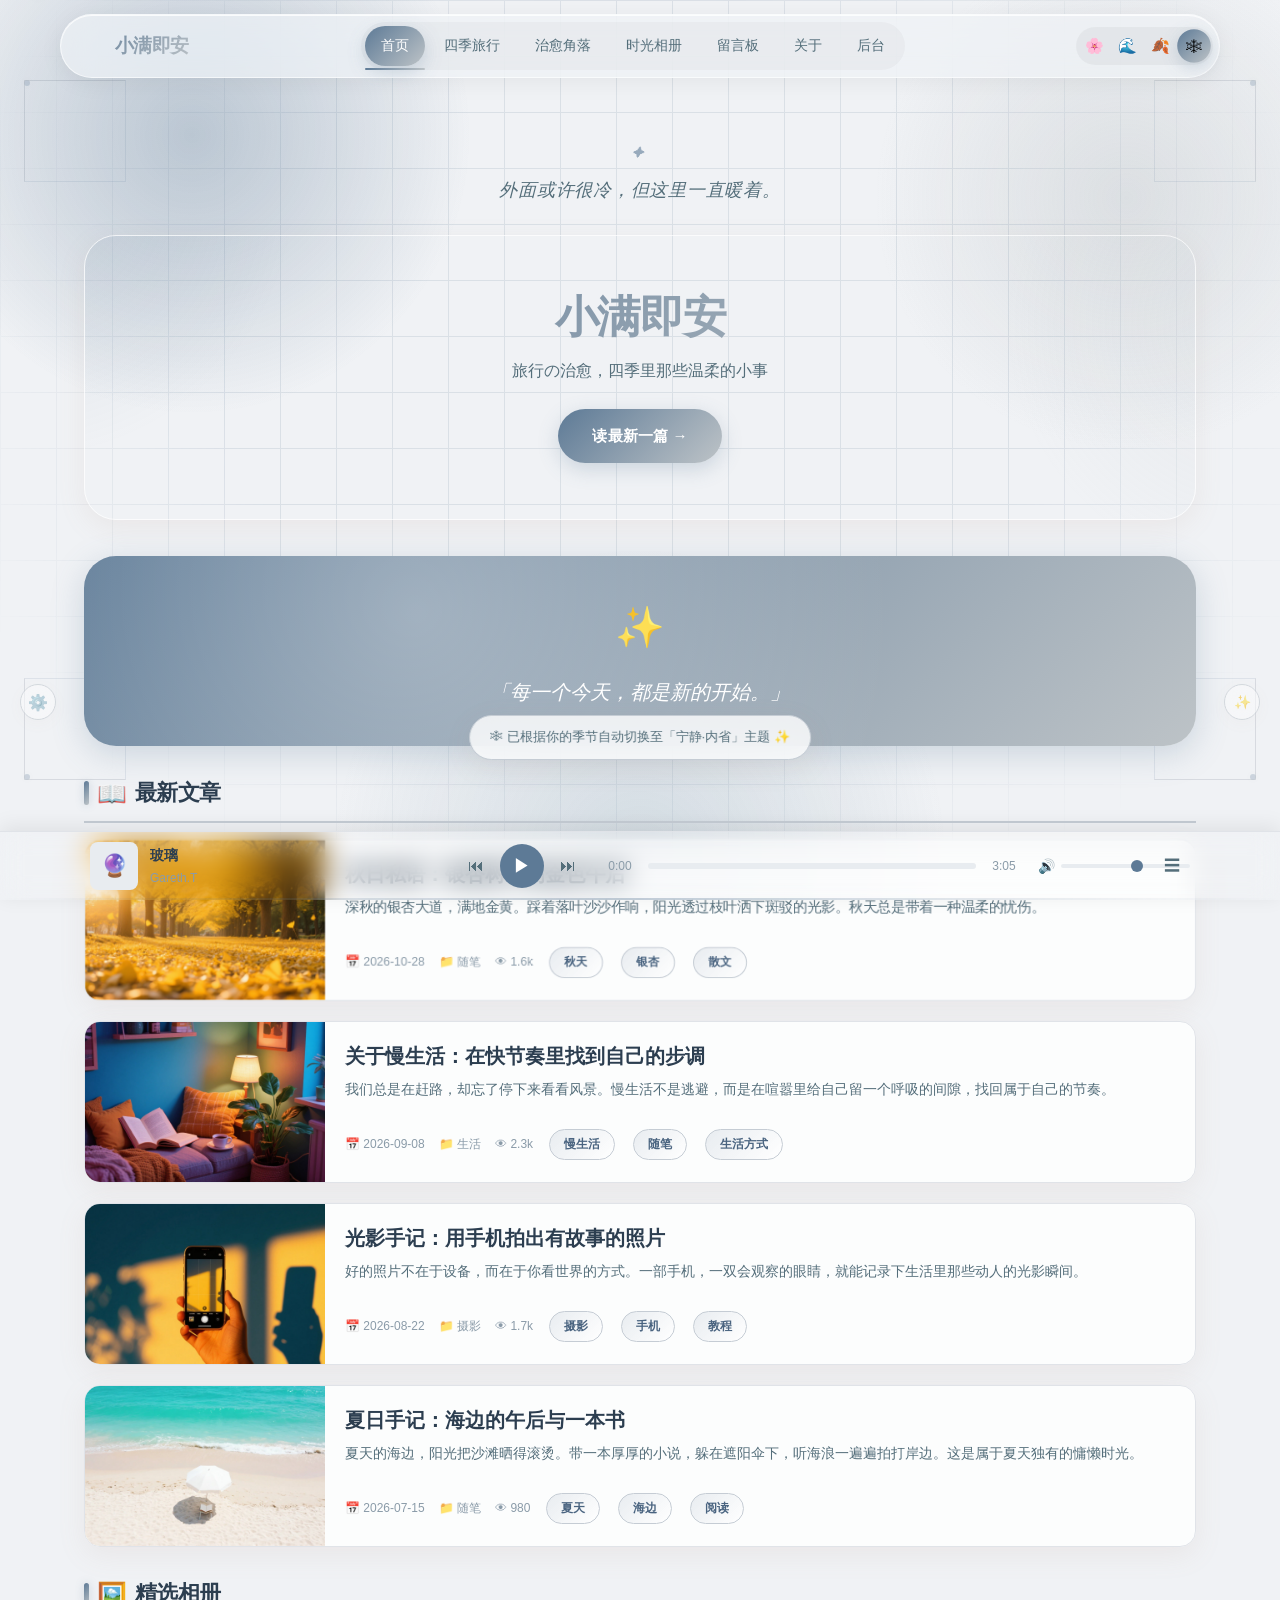
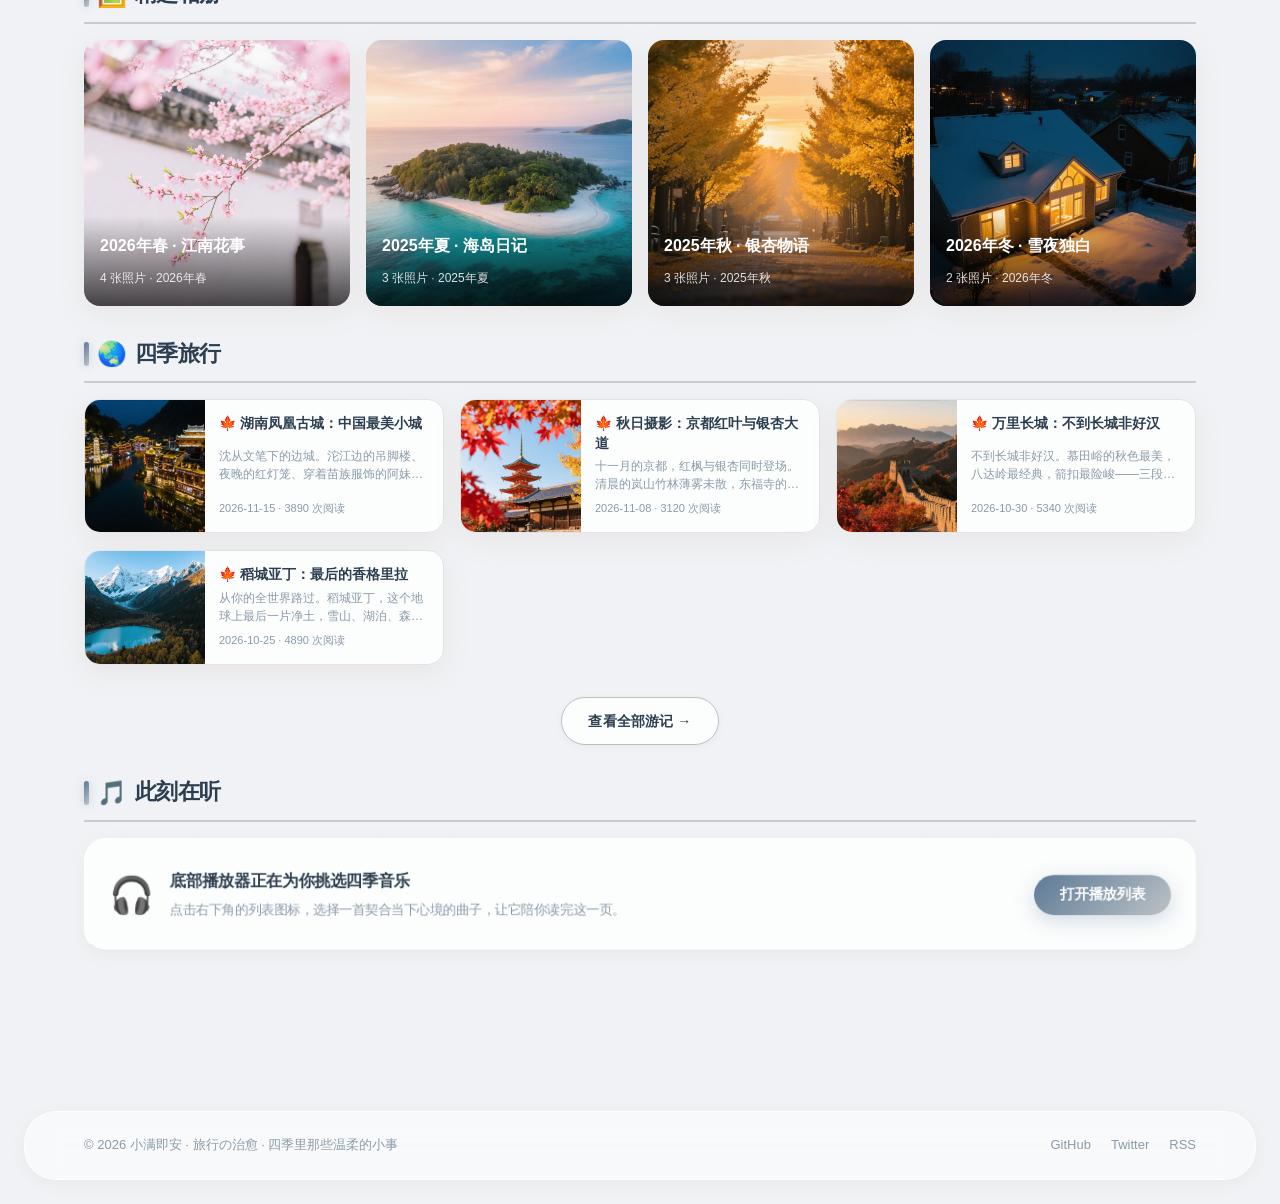
<file: index.html>
<!DOCTYPE html>
<html lang="zh-CN">
<head>
  <meta charset="UTF-8">
  <meta name="viewport" content="width=device-width, initial-scale=1.0">
  <title>小满即安 · 旅行の治愈</title>
  <meta name="description" content="一个以四季为主题的个人博客，记录春天、夏天、秋天、冬天里那些温柔的小事。">
  <!-- REQ-010: 内联初始主题变量防止闪烁 -->
  <script>
    (function() {
      var saved = localStorage.getItem("blog_theme") || "spring";
      var dark = localStorage.getItem("blog_dark") === "true";
      document.documentElement.setAttribute("data-theme", saved);
      if (dark) document.documentElement.setAttribute("data-dark", "true");
    })();
  </script>
  <link rel="stylesheet" href="assets/css/theme.css">
  <link rel="stylesheet" href="assets/css/layout.css">
  <link rel="stylesheet" href="assets/css/components.css">
  <link rel="stylesheet" href="assets/css/pages.css">
  <link rel="stylesheet" href="assets/css/player.css">
  <link rel="stylesheet" href="assets/css/tech.css">
</head>
<body data-page="home">
  <main class="site-main">
    <div class="container">

      <!-- Hero -->
      <section class="hero-section">
        <h1>小满即安</h1>
        <p>旅行の治愈，四季里那些温柔的小事</p>
        <a href="article.html?id=1" class="btn btn-lg">读最新一篇 →</a>
      </section>

      <!-- 文章列表 -->
      <h2 class="section-title">
        <span class="title-icon" role="img" aria-label="书">📖</span>
        最新文章
      </h2>
      <div class="article-list" id="articleList">
        <div class="skeleton" style="height:160px"></div>
        <div class="skeleton" style="height:160px"></div>
      </div>

      <!-- 精选相册 -->
      <h2 class="section-title">
        <span class="title-icon" role="img" aria-label="画">🖼️</span>
        精选相册
      </h2>
      <div class="album-grid" id="albumGrid"></div>

      <!-- 四季旅行预览 -->
      <h2 class="section-title">
        <span class="title-icon" role="img" aria-label="地球">🌏</span>
        四季旅行
      </h2>
      <div class="travel-preview" id="travelPreview"></div>
      <div style="text-align:center;margin-top:8px">
        <a href="travel.html" class="btn btn-ghost">查看全部游记 →</a>
      </div>

      <!-- 音乐播放器入口提示 -->
      <h2 class="section-title">
        <span class="title-icon" role="img" aria-label="音符">🎵</span>
        此刻在听
      </h2>
      <div class="card">
        <div class="card-body" style="display:flex;align-items:center;gap:16px;flex-wrap:wrap;">
          <div style="font-size:36px" role="img" aria-label="耳机">🎧</div>
          <div style="flex:1;min-width:200px">
            <h3 style="font-size:16px;margin-bottom:4px">底部播放器正在为你挑选四季音乐</h3>
            <p class="text-muted text-sm">点击右下角的列表图标，选择一首契合当下心境的曲子，让它陪你读完这一页。</p>
          </div>
          <button class="btn" onclick="document.getElementById('playlistToggle').click()">打开播放列表</button>
        </div>
      </div>

    </div>
  </main>

  <script src="assets/js/data.js"></script>
  <script src="assets/js/theme.js"></script>
  <script src="assets/js/player.js"></script>
  <script src="assets/js/app.js"></script>
  <script>
    // 首页渲染
    (function renderHome() {
      // 文章列表（最近 4 篇，按日期降序）
      const articles = DB.getArticles().sort((a, b) => b.date.localeCompare(a.date)).slice(0, 4);
      document.getElementById("articleList").innerHTML = articles.map(a => `
        <article class="article-item" onclick="location.href='article.html?id=${a.id}'">
          <!-- REQ-010: 非首屏图片懒加载 -->
          <div class="article-cover" style="background-image:url('${a.cover}')"></div>
          <div class="article-content">
            <div>
              <h3 class="article-title">${App.escapeHtml(a.title)}</h3>
              <p class="article-excerpt">${App.escapeHtml(a.excerpt)}</p>
            </div>
            <div class="article-meta">
              <span class="meta-item">📅 ${a.date}</span>
              <span class="meta-item">📁 ${App.escapeHtml(a.category)}</span>
              <span class="meta-item">👁 ${App.formatViews(a.views)}</span>
              ${a.tags.map(t => `<span class="tag">${App.escapeHtml(t)}</span>`).join("")}
            </div>
          </div>
        </article>
      `).join("");

      // 精选相册
      const albums = DB.getAlbums();
      document.getElementById("albumGrid").innerHTML = albums.map(a => `
        <div class="album-card" onclick="location.href='album.html?id=${a.id}'">
          <div class="album-cover" style="background-image:url('${a.cover}')"></div>
          <div class="album-info">
            <h4>${App.escapeHtml(a.title)}</h4>
            <span>${a.photos.length} 张照片 · ${a.season}</span>
          </div>
        </div>
      `).join("");

      // 四季旅行预览（最新 4 篇游记）
      const travelPosts = DB.getTravelPosts().sort((a, b) => b.date.localeCompare(a.date)).slice(0, 4);
      const seasonIcon = { spring: "🌸", summer: "🌊", autumn: "🍁", winter: "❄️" };
      document.getElementById("travelPreview").innerHTML = travelPosts.map(p => `
        <div class="travel-preview-card" onclick="location.href='travel-detail.html?id=${p.id}'">
          <div class="tp-cover" style="background-image:url('${p.cover}')"></div>
          <div class="tp-info">
            <h4>${seasonIcon[p.season]} ${App.escapeHtml(p.title)}</h4>
            <p>${App.escapeHtml(p.excerpt)}</p>
            <div class="tp-meta">${p.date} · ${p.views} 次阅读</div>
          </div>
        </div>
      `).join("");
    })();
  </script>


  <!-- 科技感装饰层 -->
  <div class="tech-corner tech-tl" aria-hidden="true"></div>
  <div class="tech-corner tech-tr" aria-hidden="true"></div>
  <div class="tech-corner tech-bl" aria-hidden="true"></div>
  <div class="tech-corner tech-br" aria-hidden="true"></div>
  <div class="tech-data-stream" aria-hidden="true"></div>
</body>
</html>
</file>
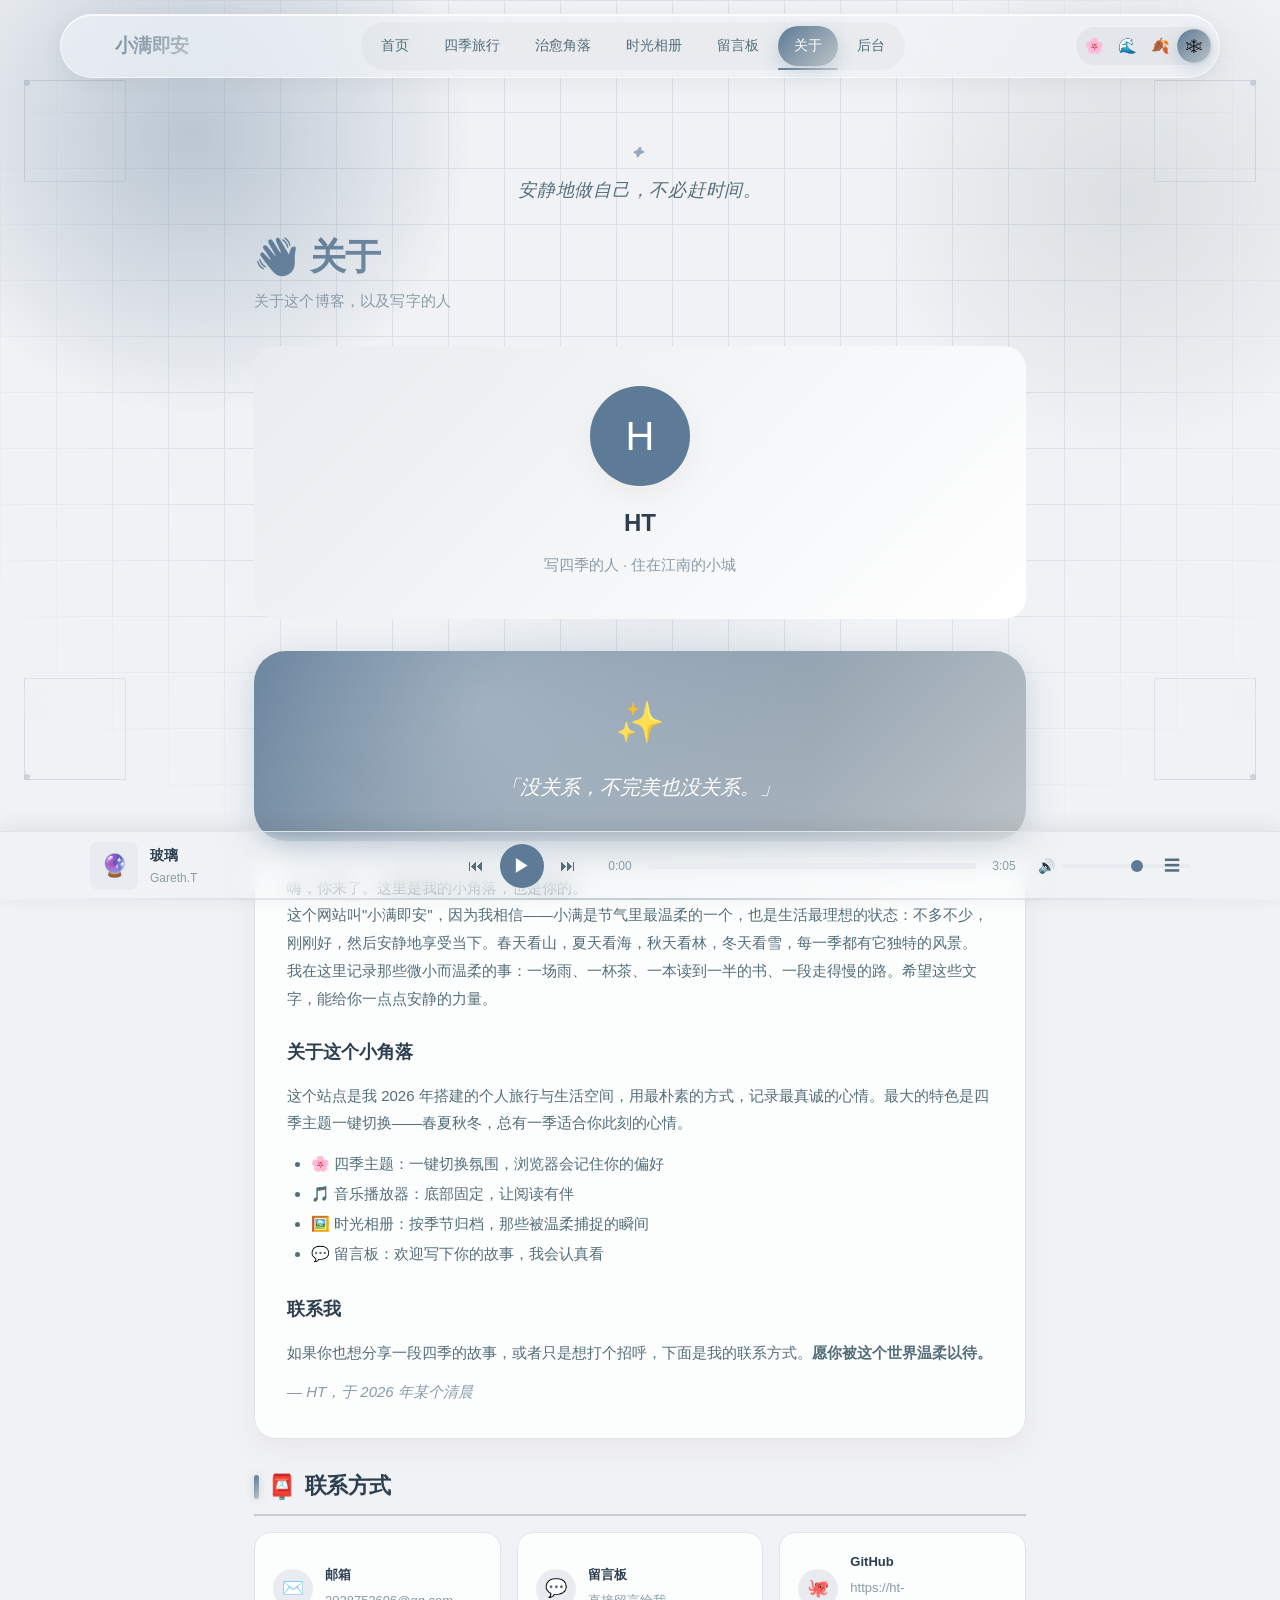
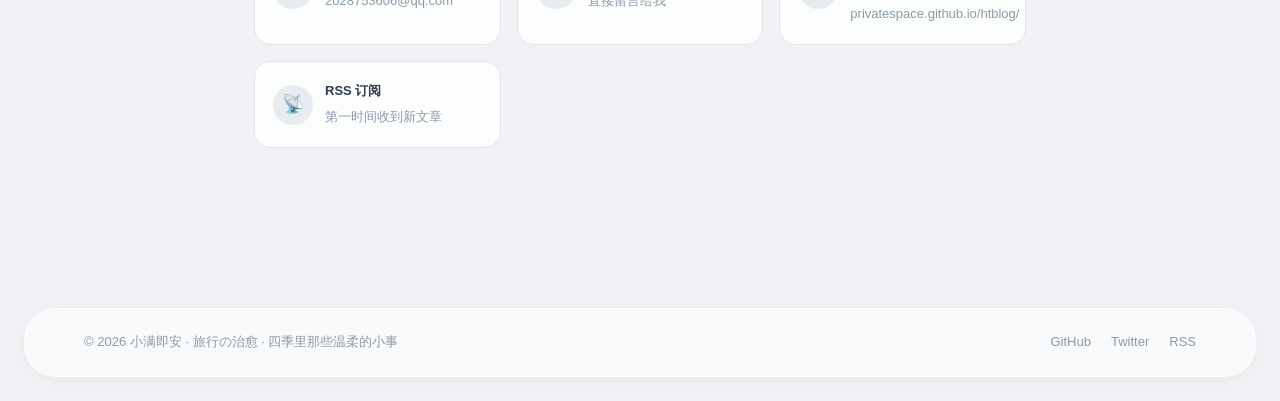
<file: about.html>
<!DOCTYPE html>
<html lang="zh-CN">
<head>
  <meta charset="UTF-8">
  <meta name="viewport" content="width=device-width, initial-scale=1.0">
  <title>关于 · 小满即安</title>
  <!-- REQ-010: 内联初始主题变量防止闪烁 -->
  <script>
    (function() {
      var saved = localStorage.getItem("blog_theme") || "spring";
      var dark = localStorage.getItem("blog_dark") === "true";
      document.documentElement.setAttribute("data-theme", saved);
      if (dark) document.documentElement.setAttribute("data-dark", "true");
    })();
  </script>
  <link rel="stylesheet" href="assets/css/theme.css">
  <link rel="stylesheet" href="assets/css/layout.css">
  <link rel="stylesheet" href="assets/css/components.css">
  <link rel="stylesheet" href="assets/css/pages.css">
  <link rel="stylesheet" href="assets/css/player.css">
  <link rel="stylesheet" href="assets/css/tech.css">
</head>
<body data-page="about">
  <main class="site-main">
    <div class="container" style="max-width:820px">

      <h1 class="page-title">
        <span role="img" aria-label="挥手">👋</span> 关于
      </h1>
      <p class="page-subtitle">关于这个博客，以及写字的人</p>

      <!-- Hero -->
      <div class="about-hero">
        <div class="about-avatar">H</div>
        <h2 style="font-size:24px;margin-bottom:8px">HT</h2>
        <p class="text-muted">写四季的人 · 住在江南的小城</p>
      </div>

      <!-- 自我介绍 — REQ-002: 对话感文案 -->
      <div class="about-content">
        <p>嗨，你来了。这里是我的小角落，也是你的。</p>
        <p>这个网站叫"小满即安"，因为我相信——小满是节气里最温柔的一个，也是生活最理想的状态：不多不少，刚刚好，然后安静地享受当下。春天看山，夏天看海，秋天看林，冬天看雪，每一季都有它独特的风景。</p>
        <p>我在这里记录那些微小而温柔的事：一场雨、一杯茶、一本读到一半的书、一段走得慢的路。希望这些文字，能给你一点点安静的力量。</p>
        <h3 style="margin:24px 0 12px;font-size:18px;color:var(--text-primary)">关于这个小角落</h3>
        <p>这个站点是我 2026 年搭建的个人旅行与生活空间，用最朴素的方式，记录最真诚的心情。最大的特色是四季主题一键切换——春夏秋冬，总有一季适合你此刻的心情。</p>
        <ul style="margin:12px 0 12px 24px;line-height:2">
          <li><span role="img" aria-label="樱花">🌸</span> 四季主题：一键切换氛围，浏览器会记住你的偏好</li>
          <li><span role="img" aria-label="音乐">🎵</span> 音乐播放器：底部固定，让阅读有伴</li>
          <li><span role="img" aria-label="相册">🖼️</span> 时光相册：按季节归档，那些被温柔捕捉的瞬间</li>
          <li><span role="img" aria-label="对话">💬</span> 留言板：欢迎写下你的故事，我会认真看</li>
        </ul>
        <h3 style="margin:24px 0 12px;font-size:18px;color:var(--text-primary)">联系我</h3>
        <p>如果你也想分享一段四季的故事，或者只是想打个招呼，下面是我的联系方式。<strong>愿你被这个世界温柔以待。</strong></p>
        <p style="margin-top:12px;color:var(--text-muted);font-style:italic">— HT，于 2026 年某个清晨</p>
      </div>

      <!-- 联系方式 -->
      <h2 class="section-title">
        <span class="title-icon" role="img" aria-label="信封">📮</span>
        联系方式
      </h2>
      <div class="contact-list">
        <div class="contact-card">
          <div class="contact-icon" role="img" aria-label="邮箱">✉️</div>
          <div class="contact-info">
            <strong>邮箱</strong>
            <span>2028753606@qq.com</span>
          </div>
        </div>
        <div class="contact-card" onclick="location.href='message.html'" style="cursor:pointer">
          <div class="contact-icon" role="img" aria-label="对话">💬</div>
          <div class="contact-info">
            <strong>留言板</strong>
            <span>直接留言给我</span>
          </div>
        </div>
        <div class="contact-card">
          <div class="contact-icon" role="img" aria-label="代码">🐙</div>
          <div class="contact-info">
            <strong>GitHub</strong>
            <span>https://ht-privatespace.github.io/htblog/</span>
          </div>
        </div>
        <div class="contact-card">
          <div class="contact-icon" role="img" aria-label="信号">📡</div>
          <div class="contact-info">
            <strong>RSS 订阅</strong>
            <span>第一时间收到新文章</span>
          </div>
        </div>
      </div>

    </div>
  </main>

  <script src="assets/js/data.js"></script>
  <script src="assets/js/theme.js"></script>
  <script src="assets/js/player.js"></script>
  <script src="assets/js/app.js"></script>


  <!-- 科技感装饰层 -->
  <div class="tech-corner tech-tl" aria-hidden="true"></div>
  <div class="tech-corner tech-tr" aria-hidden="true"></div>
  <div class="tech-corner tech-bl" aria-hidden="true"></div>
  <div class="tech-corner tech-br" aria-hidden="true"></div>
  <div class="tech-data-stream" aria-hidden="true"></div>
</body>
</html>
</file>
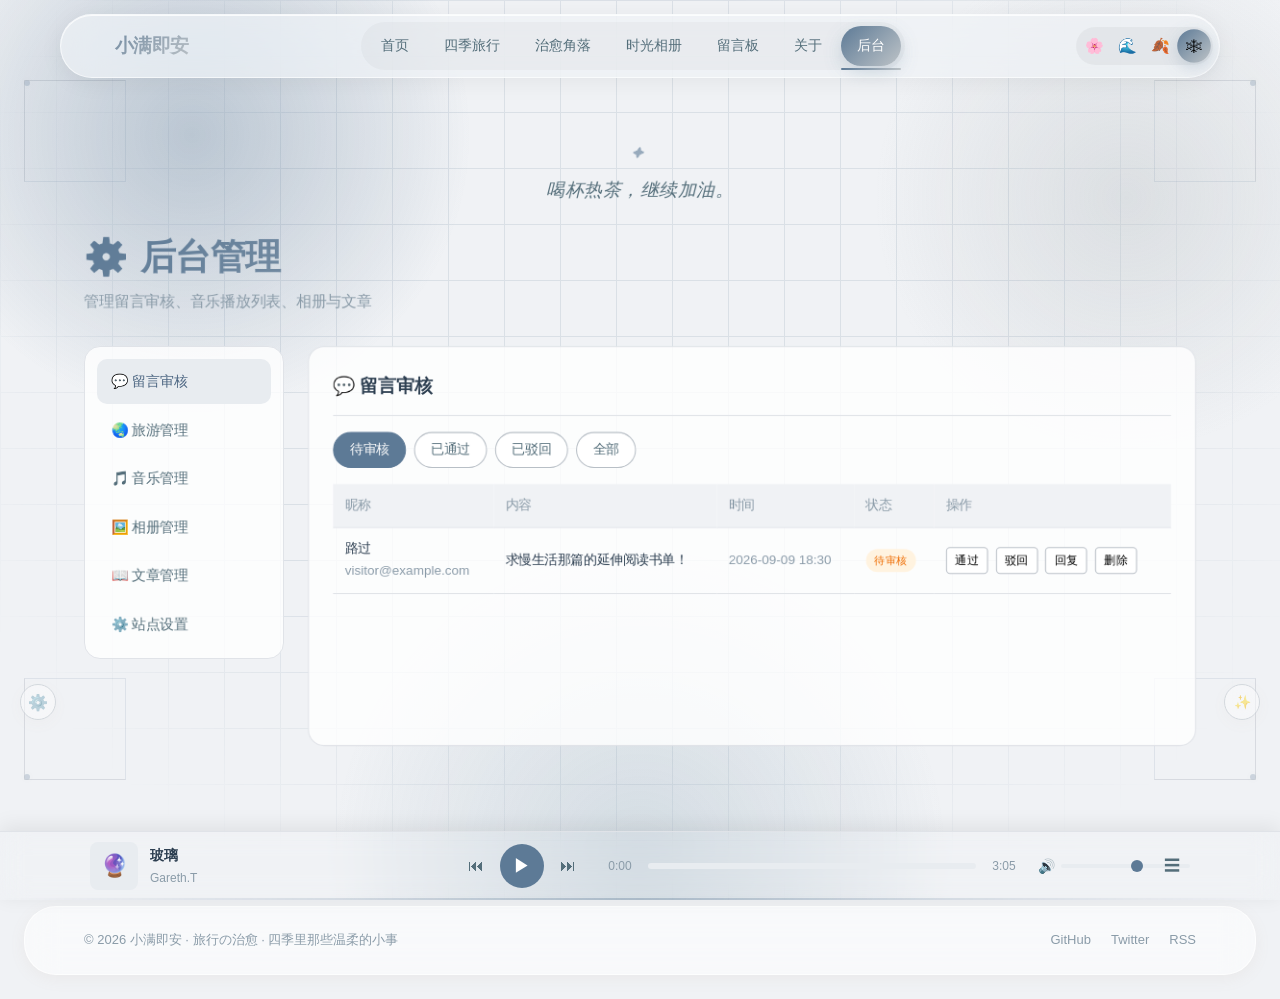
<file: admin.html>
<!DOCTYPE html>
<html lang="zh-CN">
<head>
  <meta charset="UTF-8">
  <meta name="viewport" content="width=device-width, initial-scale=1.0">
  <title>后台管理 · 小满即安</title>
  <!-- REQ-010: 内联初始主题变量防止闪烁 -->
  <script>
    (function() {
      var saved = localStorage.getItem("blog_theme") || "spring";
      var dark = localStorage.getItem("blog_dark") === "true";
      document.documentElement.setAttribute("data-theme", saved);
      if (dark) document.documentElement.setAttribute("data-dark", "true");
    })();
  </script>
  <link rel="stylesheet" href="assets/css/theme.css">
  <link rel="stylesheet" href="assets/css/layout.css">
  <link rel="stylesheet" href="assets/css/components.css">
  <link rel="stylesheet" href="assets/css/pages.css">
  <link rel="stylesheet" href="assets/css/player.css">
  <link rel="stylesheet" href="assets/css/tech.css">
</head>
<body data-page="admin">
  <main class="site-main">
    <div class="container">

      <h1 class="page-title">
        <span>⚙️</span> 后台管理
      </h1>
      <p class="page-subtitle">管理留言审核、音乐播放列表、相册与文章</p>

      <div class="admin-layout">
        <!-- 侧边栏 -->
        <aside class="admin-sidebar">
          <ul class="admin-nav">
            <li><a href="#messages" class="active" data-section="messages">💬 留言审核</a></li>
            <li><a href="#travel" data-section="travel">🌏 旅游管理</a></li>
            <li><a href="#music" data-section="music">🎵 音乐管理</a></li>
            <li><a href="#albums" data-section="albums">🖼️ 相册管理</a></li>
            <li><a href="#articles" data-section="articles">📖 文章管理</a></li>
            <li><a href="#settings" data-section="settings">⚙️ 站点设置</a></li>
          </ul>
        </aside>

        <!-- 内容区 -->
        <div class="admin-content">

          <!-- 留言审核 -->
          <section class="admin-section active" id="section-messages">
            <h3>💬 留言审核</h3>
            <div class="album-filter" id="msgFilter" style="margin-bottom:16px">
              <button class="filter-btn active" data-status="pending">待审核</button>
              <button class="filter-btn" data-status="approved">已通过</button>
              <button class="filter-btn" data-status="rejected">已驳回</button>
              <button class="filter-btn" data-status="all">全部</button>
            </div>
            <div id="adminMessages"></div>
          </section>

          <!-- 旅游管理 -->
          <section class="admin-section" id="section-travel">
            <h3>🌏 旅游板块管理</h3>
            <p class="text-muted text-sm mb-md">游记 <span id="tpCount">0</span> 篇 · 地点 <span id="plcCount">0</span> 个 · 专题 <span id="topicCount">0</span> 个 · 相册 <span id="tgCount">0</span> 张 · 许愿墙 <span id="twCount">0</span> 条</p>

            <!-- 子标签 -->
            <div class="album-filter" id="travelTab" style="margin-bottom:16px">
              <button class="filter-btn active" data-tab="posts">📖 游记管理</button>
              <button class="filter-btn" data-tab="places">📍 地点管理</button>
              <button class="filter-btn" data-tab="topics">🗺️ 专题管理</button>
              <button class="filter-btn" data-tab="gallery">📸 相册管理</button>
              <button class="filter-btn" data-tab="wishes">✨ 许愿墙</button>
            </div>

            <div id="travelAdminContent"></div>
          </section>

          <!-- 音乐管理 -->
          <section class="admin-section" id="section-music">
            <h3>🎵 音乐播放列表</h3>
            <p class="text-muted text-sm mb-md">共 <span id="musicCount">0</span> 首音乐，按列表顺序播放</p>
            <div id="adminMusic"></div>
          </section>

          <!-- 相册管理 -->
          <section class="admin-section" id="section-albums">
            <h3>🖼️ 相册管理</h3>
            <p class="text-muted text-sm mb-md">共 <span id="albumCount">0</span> 个相册</p>
            <div id="adminAlbums"></div>
          </section>

          <!-- 文章管理 -->
          <section class="admin-section" id="section-articles">
            <h3>📖 文章管理</h3>
            <p class="text-muted text-sm mb-md">共 <span id="articleCount">0</span> 篇文章</p>
            <div id="adminArticles"></div>
          </section>

          <!-- 站点设置 -->
          <section class="admin-section" id="section-settings">
            <h3>⚙️ 站点设置</h3>
            <div id="adminSettings"></div>
          </section>

        </div>
      </div>
    </div>
  </main>

  <script src="assets/js/data.js"></script>
  <script src="assets/js/theme.js"></script>
  <script src="assets/js/player.js"></script>
  <script src="assets/js/app.js"></script>
  <script>
    (function renderAdmin() {
      let msgFilter = "pending";

      // 侧边栏切换
      document.querySelectorAll(".admin-nav a").forEach(a => {
        a.addEventListener("click", (e) => {
          e.preventDefault();
          document.querySelectorAll(".admin-nav a").forEach(x => x.classList.remove("active"));
          a.classList.add("active");
          document.querySelectorAll(".admin-section").forEach(s => s.classList.remove("active"));
          document.getElementById("section-" + a.dataset.section).classList.add("active");
          renderAll();
        });
      });

      // ====== 留言审核 ======
      function renderMessages() {
        const all = DB.getMessages();
        const filtered = msgFilter === "all" ? all : all.filter(m => m.status === msgFilter);
        const statusLabels = { pending: "待审核", approved: "已通过", rejected: "已驳回" };

        if (!filtered.length) {
          document.getElementById("adminMessages").innerHTML = `
            <div class="empty-state"><div class="empty-icon">📭</div><p>暂无${statusLabels[msgFilter] || ""}留言</p></div>
          `;
          return;
        }

        document.getElementById("adminMessages").innerHTML = `
          <table class="admin-table">
            <thead><tr>
              <th>昵称</th><th>内容</th><th>时间</th><th>状态</th><th>操作</th>
            </tr></thead>
            <tbody>
              ${filtered.map(m => `
                <tr>
                  <td>${App.escapeHtml(m.name)}<br><span class="text-muted text-sm">${App.escapeHtml(m.email)}</span></td>
                  <td style="max-width:280px">
                    ${App.escapeHtml(m.content)}
                    ${m.reply ? `<div class="message-reply" style="margin-top:6px;padding:6px 8px;font-size:12px"><strong>回复：</strong>${App.escapeHtml(m.reply)}</div>` : ""}
                  </td>
                  <td class="text-muted text-sm">${m.date}</td>
                  <td><span class="status-badge status-${m.status}">${statusLabels[m.status]}</span></td>
                  <td>
                    ${m.status !== "approved" ? `<button class="action-btn" data-act="approve" data-id="${m.id}">通过</button>` : ""}
                    ${m.status !== "rejected" ? `<button class="action-btn" data-act="reject" data-id="${m.id}">驳回</button>` : ""}
                    <button class="action-btn" data-act="reply" data-id="${m.id}">回复</button>
                    <button class="action-btn danger" data-act="delete" data-id="${m.id}">删除</button>
                  </td>
                </tr>
              `).join("")}
            </tbody>
          </table>
        `;
      }

      document.getElementById("msgFilter").addEventListener("click", (e) => {
        const btn = e.target.closest(".filter-btn");
        if (!btn) return;
        document.querySelectorAll("#msgFilter .filter-btn").forEach(b => b.classList.remove("active"));
        btn.classList.add("active");
        msgFilter = btn.dataset.status;
        renderMessages();
      });

      document.getElementById("adminMessages").addEventListener("click", (e) => {
        const btn = e.target.closest(".action-btn");
        if (!btn) return;
        const id = btn.dataset.id;
        const act = btn.dataset.act;

        if (act === "approve") {
          DB.updateMessageStatus(id, "approved");
          renderMessages();
        } else if (act === "reject") {
          DB.updateMessageStatus(id, "rejected");
          renderMessages();
        } else if (act === "delete") {
          if (confirm("确定删除这条留言？此操作不可撤销。")) {
            DB.deleteMessage(id);
            renderMessages();
          }
        } else if (act === "reply") {
          const reply = prompt("输入回复内容：");
          if (reply !== null && reply.trim()) {
            DB.replyMessage(id, reply.trim());
            DB.updateMessageStatus(id, "approved");
            renderMessages();
          }
        }
      });

      // ====== 音乐管理 ======
      function renderMusic() {
        const music = DB.getMusic();
        document.getElementById("musicCount").textContent = music.length;
        document.getElementById("adminMusic").innerHTML = `
          <div class="card mb-md">
            <div class="card-body">
              <h4 style="font-size:15px;margin-bottom:8px">➕ 新增音乐</h4>
              <div style="display:grid;grid-template-columns:repeat(auto-fit,minmax(140px,1fr));gap:8px">
                <input type="text" class="form-input" id="newMusicTitle" placeholder="标题 *">
                <input type="text" class="form-input" id="newMusicAuthor" placeholder="作者 *">
                <input type="text" class="form-input" id="newMusicCover" placeholder="封面 emoji 如 🔮">
                <input type="text" class="form-input" id="newMusicSrc" placeholder="音频文件路径 如 assets/audio/xxx.mp3">
                <input type="text" class="form-input" id="newMusicDuration" placeholder="时长 如 3:43">
              </div>
              <button class="btn btn-primary" id="addMusic" style="margin-top:8px">➕ 添加</button>
            </div>
          </div>
          <table class="admin-table">
            <thead><tr><th>#</th><th>封面</th><th>标题</th><th>作者</th><th>时长</th><th>来源</th><th>操作</th></tr></thead>
            <tbody>
              ${music.map((m, i) => `
                <tr>
                  <td>${i + 1}</td>
                  <td style="font-size:20px">${m.cover || "🎵"}</td>
                  <td>${App.escapeHtml(m.title)}</td>
                  <td>${App.escapeHtml(m.author)}</td>
                  <td>${m.duration || "-"}</td>
                  <td class="text-muted text-sm" style="max-width:200px;overflow:hidden;text-overflow:ellipsis">${App.escapeHtml(m.src)}</td>
                  <td><button class="action-btn danger" data-act="del-music" data-id="${m.id}">删除</button></td>
                </tr>
              `).join("")}
            </tbody>
          </table>
        `;
        document.getElementById("addMusic").addEventListener("click", () => {
          const title = document.getElementById("newMusicTitle").value.trim();
          const author = document.getElementById("newMusicAuthor").value.trim();
          if (!title || !author) { alert("标题和作者是必填项"); return; }
          DB.addMusic({
            title,
            author,
            cover: document.getElementById("newMusicCover").value.trim() || "🎵",
            src: document.getElementById("newMusicSrc").value.trim(),
            duration: document.getElementById("newMusicDuration").value.trim()
          });
          renderMusic();
        });
        document.getElementById("adminMusic").addEventListener("click", (e) => {
          const btn = e.target.closest("[data-act='del-music']");
          if (!btn) return;
          if (confirm("确定删除这首音乐？")) {
            DB.deleteMusic(btn.dataset.id);
            renderMusic();
          }
        });
      }

      // ====== 相册管理 ======
      function renderAlbums() {
        const albums = DB.getAlbums();
        document.getElementById("albumCount").textContent = albums.length;
        document.getElementById("adminAlbums").innerHTML = albums.map(a => `
          <div class="card mb-md">
            <div class="card-body">
              <div style="display:flex;justify-content:space-between;align-items:start;flex-wrap:wrap;gap:12px">
                <div>
                  <h4 style="font-size:16px;margin-bottom:4px">${App.escapeHtml(a.title)}</h4>
                  <p class="text-muted text-sm">${a.season} · ${a.photos.length} 张照片</p>
                </div>
                <span class="status-badge status-approved">公开</span>
              </div>
            </div>
          </div>
        `).join("");
      }

      // ====== 文章管理 ======
      function renderArticles() {
        const articles = DB.getArticles();
        document.getElementById("articleCount").textContent = articles.length;
        document.getElementById("adminArticles").innerHTML = `
          <table class="admin-table">
            <thead><tr><th>标题</th><th>分类</th><th>日期</th><th>阅读</th><th>操作</th></tr></thead>
            <tbody>
              ${articles.map(a => `
                <tr>
                  <td>${App.escapeHtml(a.title)}</td>
                  <td>${App.escapeHtml(a.category)}</td>
                  <td class="text-muted text-sm">${a.date}</td>
                  <td>${a.views}</td>
                  <td><a href="article.html?id=${a.id}" target="_blank" class="action-btn">查看</a></td>
                </tr>
              `).join("")}
            </tbody>
          </table>
        `;
      }

      // ====== 站点设置 ======
      function renderSettings() {
        const s = DB.getSettings();
        document.getElementById("adminSettings").innerHTML = `
          <div class="form-group">
            <label class="form-label">站点名称</label>
            <input type="text" class="form-input" id="setSiteName" value="${App.escapeHtml(s.siteName)}">
          </div>
          <div class="form-group">
            <label class="form-label">站点描述</label>
            <input type="text" class="form-input" id="setSiteDesc" value="${App.escapeHtml(s.siteDesc)}">
          </div>
          <div class="form-group">
            <label class="form-label">作者</label>
            <input type="text" class="form-input" id="setAuthor" value="${App.escapeHtml(s.author)}">
          </div>
          <div class="form-group">
            <label class="form-label">联系邮箱</label>
            <input type="email" class="form-input" id="setEmail" value="${App.escapeHtml(s.email)}">
          </div>
          <div class="form-group">
            <label class="form-label">GitHub 主页</label>
            <input type="text" class="form-input" id="setGithub" value="${App.escapeHtml((s.social && s.social.github) || '')}">
          </div>
          <div class="form-group">
            <label class="form-label">Twitter / X</label>
            <input type="text" class="form-input" id="setTwitter" value="${App.escapeHtml((s.social && s.social.twitter) || '')}">
          </div>
          <div class="form-group">
            <label class="form-label">留言审核</label>
            <label style="display:flex;align-items:center;gap:8px;font-weight:normal;cursor:pointer">
              <input type="checkbox" id="setReview" ${s.messageReviewEnabled ? 'checked' : ''}>
              <span>开启后新留言需要审核才展示；关闭则直接展示</span>
            </label>
          </div>
          <p class="form-hint">提示：数据保存在浏览器 localStorage，仅当前浏览器可见。可点击下方按钮重置为初始演示数据。</p>
          <div style="display:flex;gap:8px;flex-wrap:wrap">
            <button class="btn btn-primary" id="saveSettings">💾 保存设置</button>
            <button class="btn btn-ghost" id="resetData">↺ 重置为初始演示数据</button>
          </div>
        `;
        document.getElementById("saveSettings").addEventListener("click", () => {
          DB.updateSettings({
            siteName: document.getElementById("setSiteName").value.trim(),
            siteDesc: document.getElementById("setSiteDesc").value.trim(),
            author: document.getElementById("setAuthor").value.trim(),
            email: document.getElementById("setEmail").value.trim(),
            social: {
              github: document.getElementById("setGithub").value.trim(),
              twitter: document.getElementById("setTwitter").value.trim()
            },
            messageReviewEnabled: document.getElementById("setReview").checked
          });
          alert("设置已保存");
        });
        document.getElementById("resetData").addEventListener("click", () => {
          if (confirm("确定重置所有数据为初始演示数据？当前所有修改将丢失。")) {
            DB.reset();
            DB.resetTravel();
            alert("数据已重置，页面将刷新。");
            location.reload();
          }
        });
      }

      // ====== 旅游板块管理 ======
      let travelTab = "posts";
      const SEASON_LABELS = { spring: "🌸 春", summer: "🌊 夏", autumn: "🍁 秋", winter: "❄️ 冬" };

      document.getElementById("travelTab").addEventListener("click", (e) => {
        const btn = e.target.closest(".filter-btn");
        if (!btn) return;
        document.querySelectorAll("#travelTab .filter-btn").forEach(b => b.classList.remove("active"));
        btn.classList.add("active");
        travelTab = btn.dataset.tab;
        renderTravel();
      });

      function renderTravel() {
        // 更新计数
        document.getElementById("tpCount").textContent = DB.getTravelPosts().length;
        document.getElementById("plcCount").textContent = DB.getTravelPlaces().length;
        document.getElementById("topicCount").textContent = DB.getTravelTopics().length;
        document.getElementById("tgCount").textContent = DB.getTravelGallery().length;
        document.getElementById("twCount").textContent = DB.getTravelWishes().length;

        const box = document.getElementById("travelAdminContent");

        if (travelTab === "posts") {
          const posts = DB.getTravelPosts();
          box.innerHTML = `
            <table class="admin-table">
              <thead><tr><th>#</th><th>标题</th><th>季节</th><th>日期</th><th>阅读</th><th>操作</th></tr></thead>
              <tbody>
                ${posts.map(p => `
                  <tr>
                    <td>${p.id}</td>
                    <td>${App.escapeHtml(p.title)}</td>
                    <td>${SEASON_LABELS[p.season] || p.season}</td>
                    <td class="text-muted text-sm">${p.date}</td>
                    <td>${p.views}</td>
                    <td><a href="travel-detail.html?id=${p.id}" target="_blank" class="action-btn">查看</a></td>
                  </tr>
                `).join("")}
              </tbody>
            </table>
          `;
        } else if (travelTab === "places") {
          const places = DB.getTravelPlaces();
          box.innerHTML = `
            <table class="admin-table">
              <thead><tr><th>#</th><th>名称</th><th>季节</th><th>位置</th><th>描述</th></tr></thead>
              <tbody>
                ${places.map(p => `
                  <tr>
                    <td>${p.id}</td>
                    <td>${App.escapeHtml(p.name)}</td>
                    <td>${SEASON_LABELS[p.season] || p.season}</td>
                    <td class="text-muted text-sm">${p.lat.toFixed(4)}, ${p.lng.toFixed(4)}</td>
                    <td>${App.escapeHtml(p.desc)}</td>
                  </tr>
                `).join("")}
              </tbody>
            </table>
          `;
        } else if (travelTab === "topics") {
          const topics = DB.getTravelTopics();
          box.innerHTML = `
            <table class="admin-table">
              <thead><tr><th>#</th><th>标题</th><th>季节</th><th>游记数</th><th>描述</th><th>操作</th></tr></thead>
              <tbody>
                ${topics.map(t => `
                  <tr>
                    <td>${t.id}</td>
                    <td>${App.escapeHtml(t.title)}</td>
                    <td>${SEASON_LABELS[t.season] || t.season}</td>
                    <td>${t.postIds.length}</td>
                    <td>${App.escapeHtml(t.desc)}</td>
                    <td><a href="travel-topic.html?id=${t.id}" target="_blank" class="action-btn">查看</a></td>
                  </tr>
                `).join("")}
              </tbody>
            </table>
          `;
        } else if (travelTab === "gallery") {
          const gallery = DB.getTravelGallery();
          box.innerHTML = `
            <div style="display:grid;grid-template-columns:repeat(auto-fill,minmax(180px,1fr));gap:12px">
              ${gallery.map(g => {
                const post = DB.getTravelPost(g.postId);
                return `
                  <div class="card">
                    <div style="aspect-ratio:4/3;background-image:url('${g.cover}');background-size:cover;background-position:center"></div>
                    <div class="card-body" style="padding:10px">
                      <strong style="font-size:13px">${SEASON_LABELS[g.season] || ""} ${App.escapeHtml(g.title)}</strong>
                      <p class="text-muted text-sm" style="margin-top:4px">${post ? `📖 ${App.escapeHtml(post.title)}` : ""}</p>
                    </div>
                  </div>
                `;
              }).join("")}
            </div>
          `;
        } else if (travelTab === "wishes") {
          const wishes = DB.getTravelWishes();
          box.innerHTML = `
            <table class="admin-table">
              <thead><tr><th>#</th><th>昵称</th><th>季节</th><th>内容</th><th>时间</th></tr></thead>
              <tbody>
                ${wishes.map(w => `
                  <tr>
                    <td>${w.id}</td>
                    <td>${App.escapeHtml(w.name)}</td>
                    <td>${SEASON_LABELS[w.season] || w.season}</td>
                    <td style="max-width:300px">${App.escapeHtml(w.content)}</td>
                    <td class="text-muted text-sm">${w.date}</td>
                  </tr>
                `).join("")}
              </tbody>
            </table>
          `;
        }
      }

      function renderAll() {
        renderMessages();
        renderMusic();
        renderAlbums();
        renderArticles();
        renderSettings();
        renderTravel();
      }

      renderAll();
    })();
  </script>


  <!-- 科技感装饰层 -->
  <div class="tech-corner tech-tl"></div>
  <div class="tech-corner tech-tr"></div>
  <div class="tech-corner tech-bl"></div>
  <div class="tech-corner tech-br"></div>
  <div class="tech-data-stream"></div>
</body>
</html>
</file>
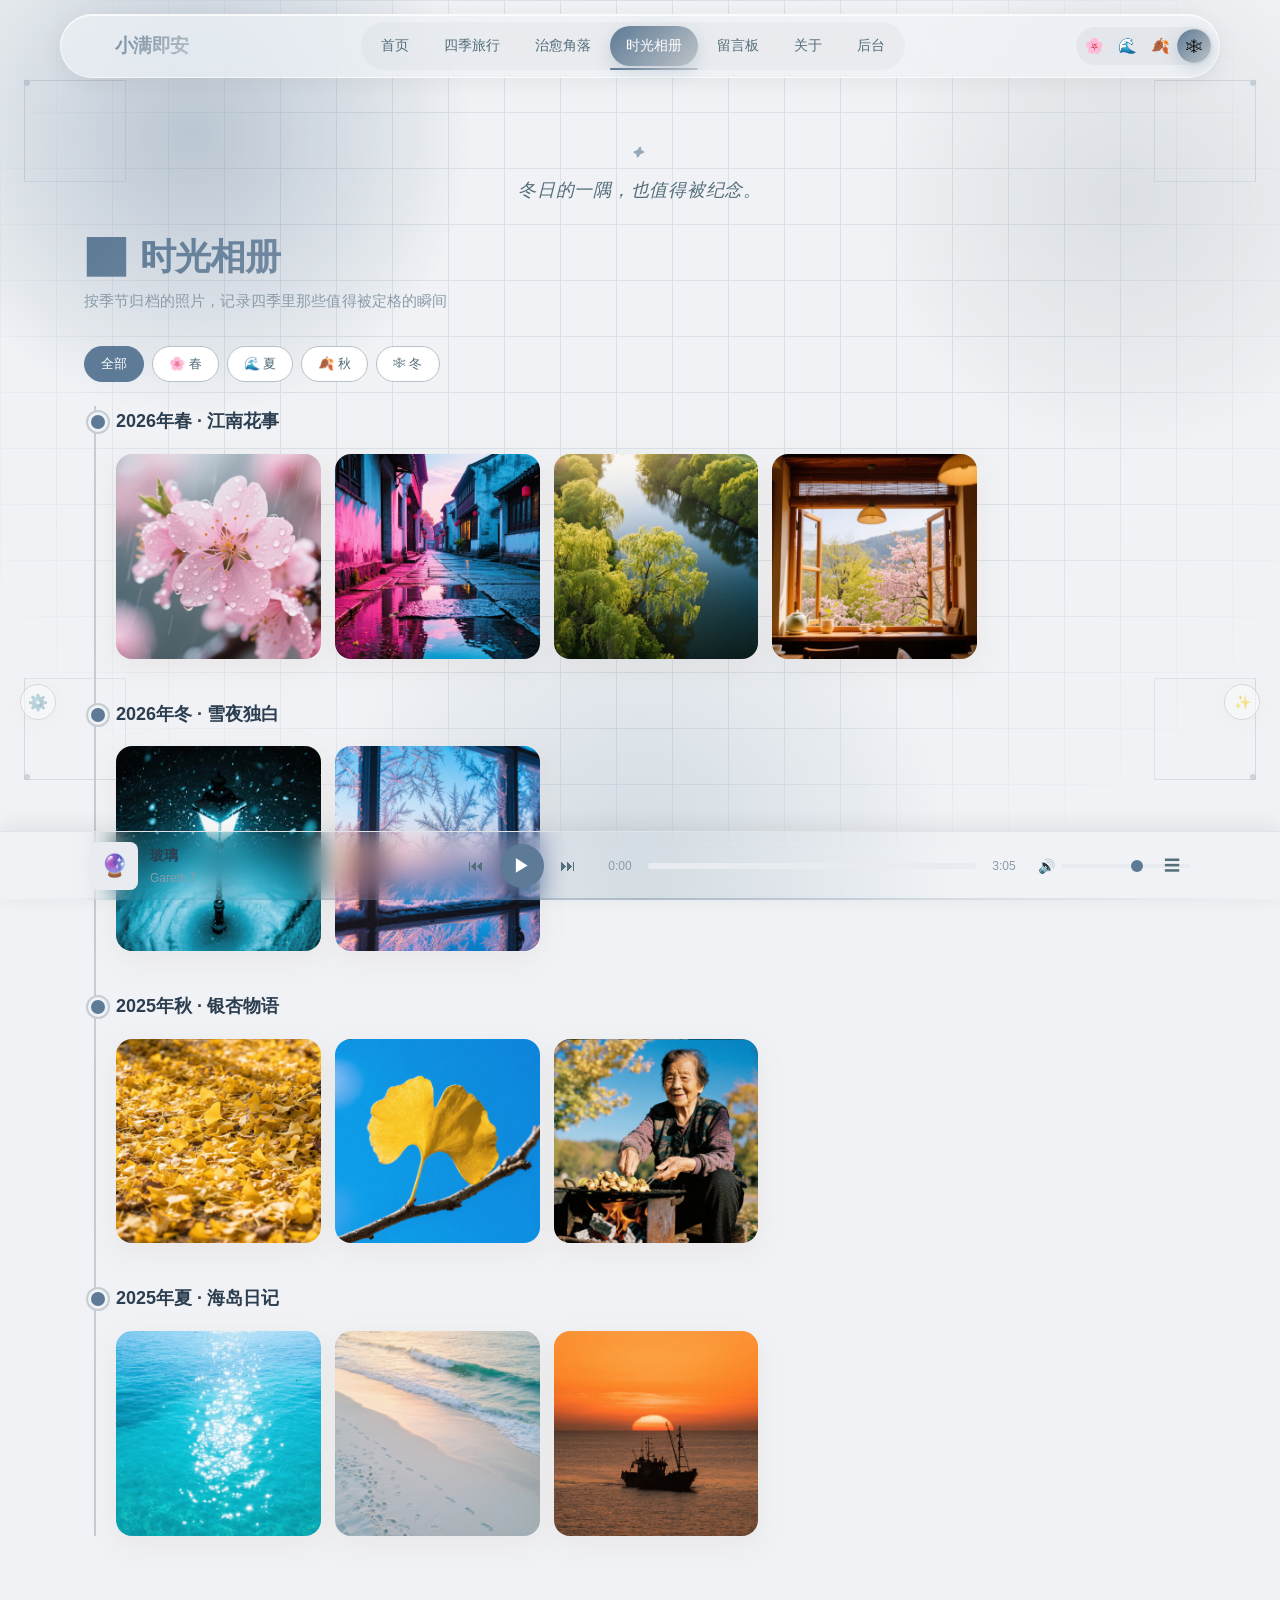
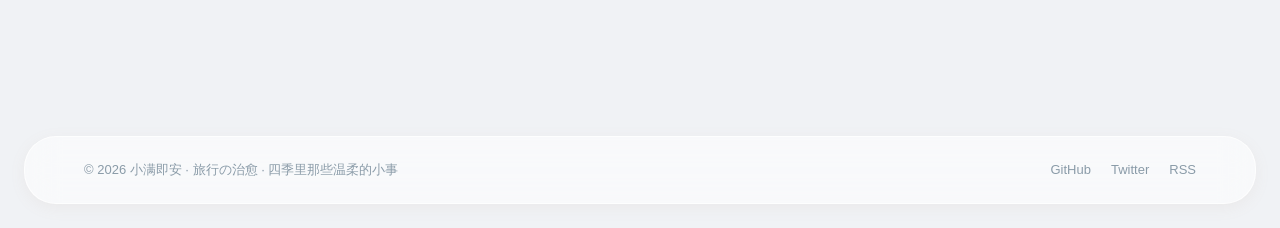
<file: album.html>
<!DOCTYPE html>
<html lang="zh-CN">
<head>
  <meta charset="UTF-8">
  <meta name="viewport" content="width=device-width, initial-scale=1.0">
  <title>时光相册 · 小满即安</title>
  <!-- REQ-010: 内联初始主题变量防止闪烁 -->
  <script>
    (function() {
      var saved = localStorage.getItem("blog_theme") || "spring";
      var dark = localStorage.getItem("blog_dark") === "true";
      document.documentElement.setAttribute("data-theme", saved);
      if (dark) document.documentElement.setAttribute("data-dark", "true");
    })();
  </script>
  <link rel="stylesheet" href="assets/css/theme.css">
  <link rel="stylesheet" href="assets/css/layout.css">
  <link rel="stylesheet" href="assets/css/components.css">
  <link rel="stylesheet" href="assets/css/pages.css">
  <link rel="stylesheet" href="assets/css/player.css">
  <link rel="stylesheet" href="assets/css/tech.css">
</head>
<body data-page="album">
  <main class="site-main">
    <div class="container">

      <h1 class="page-title">
        <span>🖼️</span> 时光相册
      </h1>
      <p class="page-subtitle">按季节归档的照片，记录四季里那些值得被定格的瞬间</p>

      <!-- 季节过滤 -->
      <div class="album-filter" id="albumFilter">
        <button class="filter-btn active" data-season="all">全部</button>
        <button class="filter-btn" data-season="春">🌸 春</button>
        <button class="filter-btn" data-season="夏">🌊 夏</button>
        <button class="filter-btn" data-season="秋">🍂 秋</button>
        <button class="filter-btn" data-season="冬">❄ 冬</button>
      </div>

      <!-- 时间线相册 -->
      <div class="timeline" id="timeline"></div>

    </div>
  </main>

  <!-- 大图预览模态框 -->
  <div class="lightbox" id="lightbox">
    <button class="lightbox-close" id="lightboxClose">×</button>
    <button class="lightbox-nav lightbox-prev" id="lightboxPrev">‹</button>
    <div class="lightbox-cover" id="lightboxImage"></div>
    <button class="lightbox-nav lightbox-next" id="lightboxNext">›</button>
    <div class="lightbox-info" id="lightboxInfo"></div>
  </div>

  <script src="assets/js/data.js"></script>
  <script src="assets/js/theme.js"></script>
  <script src="assets/js/player.js"></script>
  <script src="assets/js/app.js"></script>
  <script>
    (function renderAlbum() {
      const albums = DB.getAlbums();
      let currentFilter = "all";
      let lightboxPhotos = [];
      let lightboxIndex = 0;

      function render() {
        const filtered = currentFilter === "all"
          ? albums
          : albums.filter(a => a.season.includes(currentFilter));

        if (!filtered.length) {
          document.getElementById("timeline").innerHTML = `
            <div class="empty-state">
              <div class="empty-icon">📷</div>
              <h3>暂无照片</h3>
              <p>这个季节还没有相册</p>
            </div>
          `;
          return;
        }

        // 按季节分组并按时间倒序
        const sorted = [...filtered].sort((a, b) => b.season.localeCompare(a.season));

        document.getElementById("timeline").innerHTML = sorted.map(album => `
          <div class="timeline-group">
            <h3>${App.escapeHtml(album.title)}</h3>
            <div class="timeline-grid">
              ${album.photos.map(p => `
                <div class="timeline-photo" data-album="${album.id}" data-photo="${p.id}">
                  <div class="photo-cover" style="background-image:url('${p.cover}')"></div>
                  <div class="photo-overlay">
                    <strong>${App.escapeHtml(p.title)}</strong>
                    <span>${p.date}</span>
                  </div>
                </div>
              `).join("")}
            </div>
          </div>
        `).join("");

        // 懒加载：用 IntersectionObserver 给未进入视口的图片占位
        const observer = new IntersectionObserver((entries) => {
          entries.forEach(e => {
            if (e.isIntersecting) {
              e.target.style.opacity = "1";
              observer.unobserve(e.target);
            }
          });
        }, { rootMargin: "100px" });
        document.querySelectorAll(".timeline-photo").forEach(el => {
          el.style.opacity = "0.3";
          el.style.transition = "opacity 0.6s ease";
          observer.observe(el);
        });
      }

      // 过滤按钮
      document.getElementById("albumFilter").addEventListener("click", (e) => {
        const btn = e.target.closest(".filter-btn");
        if (!btn) return;
        document.querySelectorAll(".filter-btn").forEach(b => b.classList.remove("active"));
        btn.classList.add("active");
        currentFilter = btn.dataset.season;
        render();
      });

      // 点击照片打开大图
      document.getElementById("timeline").addEventListener("click", (e) => {
        const photo = e.target.closest(".timeline-photo");
        if (!photo) return;
        const albumId = parseInt(photo.dataset.album);
        const photoId = parseInt(photo.dataset.photo);
        const album = DB.getAlbum(albumId);
        if (!album) return;
        lightboxPhotos = album.photos;
        lightboxIndex = album.photos.findIndex(p => p.id === photoId);
        openLightbox();
      });

      function openLightbox() {
        const p = lightboxPhotos[lightboxIndex];
        if (!p) return;
        document.getElementById("lightboxImage").style.backgroundImage = `url('${p.cover}')`;
        document.getElementById("lightboxInfo").innerHTML = `
          <h4>${App.escapeHtml(p.title)}</h4>
          <p>${p.date} · ${App.escapeHtml(p.desc || "")}</p>
        `;
        document.getElementById("lightbox").classList.add("open");
      }

      function closeLightbox() {
        document.getElementById("lightbox").classList.remove("open");
      }

      function navLightbox(dir) {
        lightboxIndex = (lightboxIndex + dir + lightboxPhotos.length) % lightboxPhotos.length;
        openLightbox();
      }

      document.getElementById("lightboxClose").addEventListener("click", closeLightbox);
      document.getElementById("lightboxPrev").addEventListener("click", () => navLightbox(-1));
      document.getElementById("lightboxNext").addEventListener("click", () => navLightbox(1));
      document.getElementById("lightbox").addEventListener("click", (e) => {
        if (e.target.id === "lightbox") closeLightbox();
      });
      document.addEventListener("keydown", (e) => {
        if (!document.getElementById("lightbox").classList.contains("open")) return;
        if (e.key === "Escape") closeLightbox();
        if (e.key === "ArrowLeft") navLightbox(-1);
        if (e.key === "ArrowRight") navLightbox(1);
      });

      render();
    })();
  </script>


  <!-- 科技感装饰层 -->
  <div class="tech-corner tech-tl"></div>
  <div class="tech-corner tech-tr"></div>
  <div class="tech-corner tech-bl"></div>
  <div class="tech-corner tech-br"></div>
  <div class="tech-data-stream"></div>
</body>
</html>
</file>
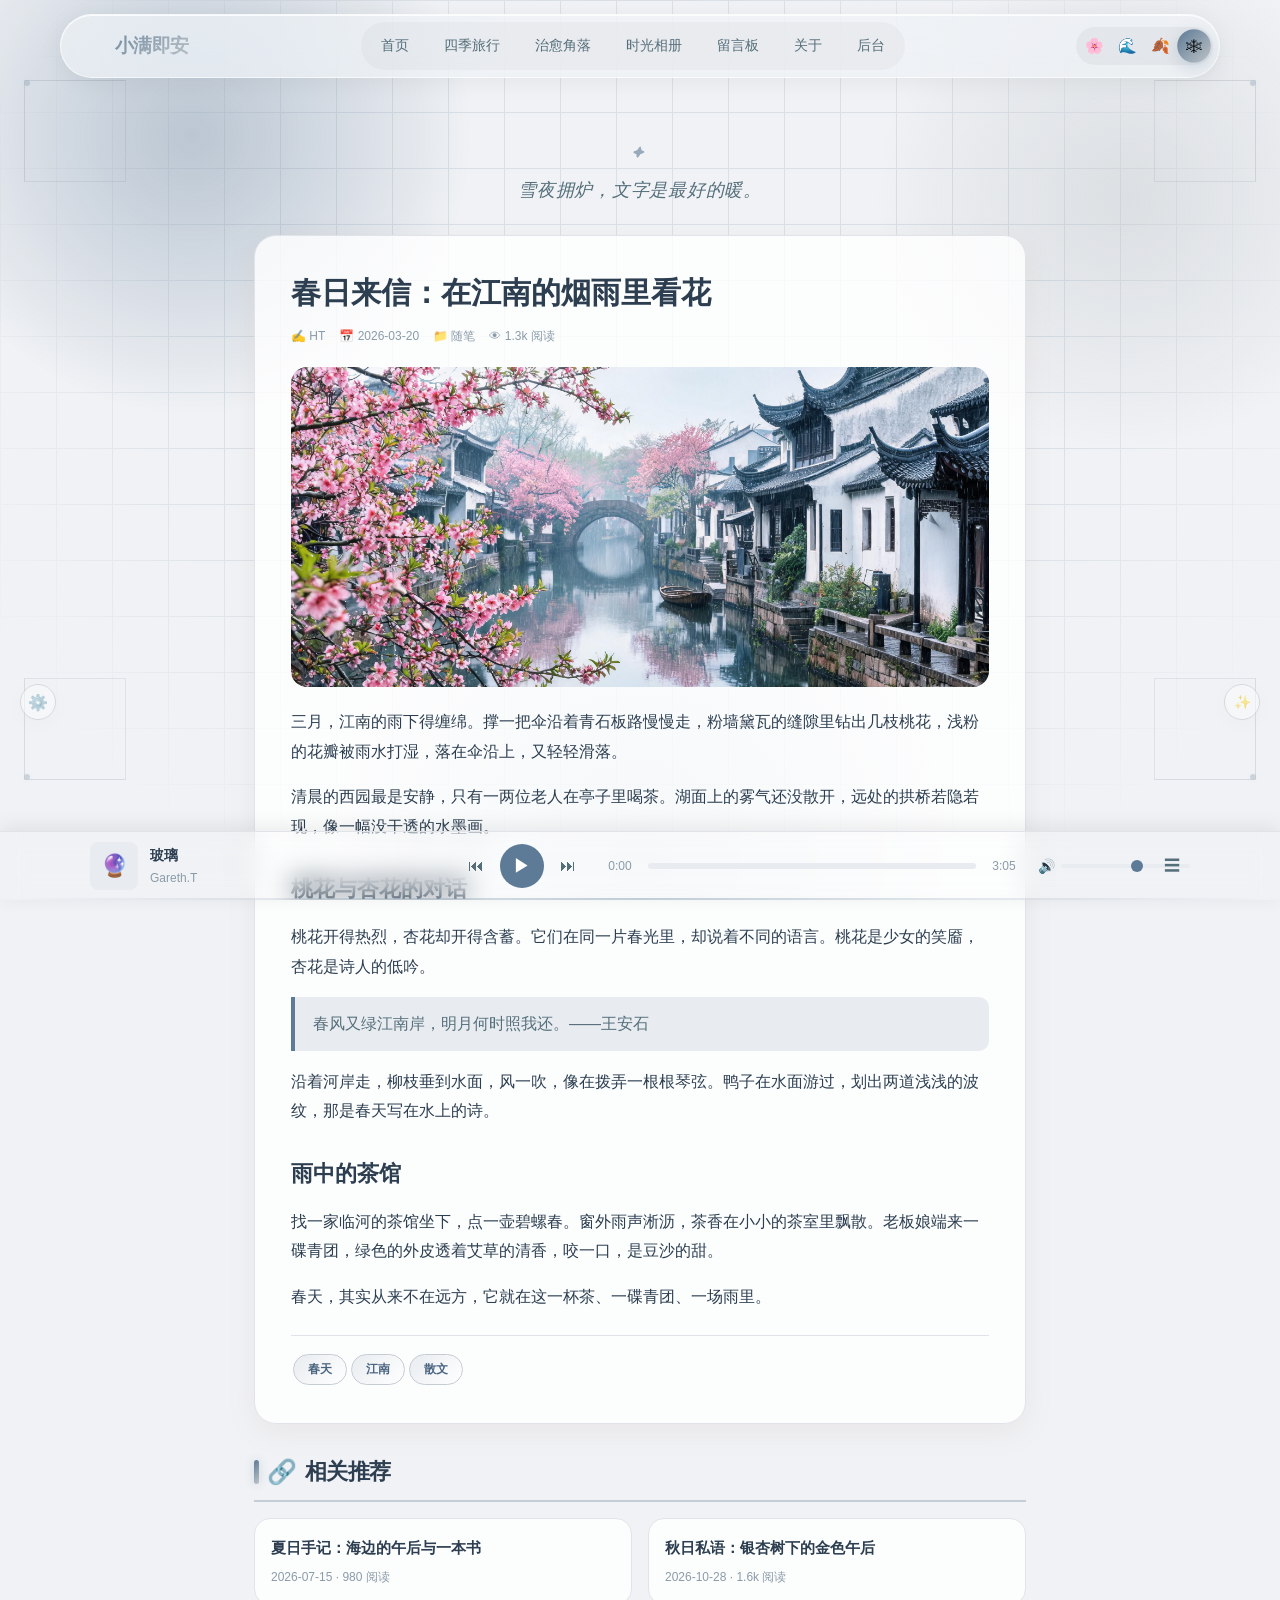
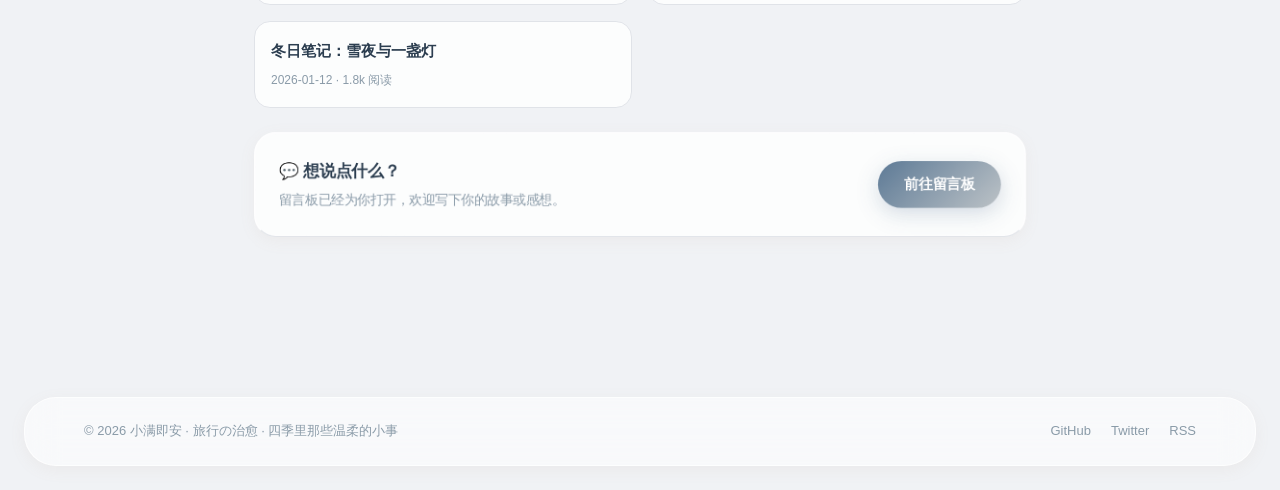
<file: article.html>
<!DOCTYPE html>
<html lang="zh-CN">
<head>
  <meta charset="UTF-8">
  <meta name="viewport" content="width=device-width, initial-scale=1.0">
  <title>文章详情 · 小满即安</title>
  <!-- REQ-010: 内联初始主题变量防止闪烁 -->
  <script>
    (function() {
      var saved = localStorage.getItem("blog_theme") || "spring";
      var dark = localStorage.getItem("blog_dark") === "true";
      document.documentElement.setAttribute("data-theme", saved);
      if (dark) document.documentElement.setAttribute("data-dark", "true");
    })();
  </script>
  <link rel="stylesheet" href="assets/css/theme.css">
  <link rel="stylesheet" href="assets/css/layout.css">
  <link rel="stylesheet" href="assets/css/components.css">
  <link rel="stylesheet" href="assets/css/pages.css">
  <link rel="stylesheet" href="assets/css/player.css">
  <link rel="stylesheet" href="assets/css/tech.css">
</head>
<body data-page="article">
  <main class="site-main">
    <div class="container" style="max-width:820px">

      <div id="articleDetail">
        <div class="skeleton" style="height:320px;margin-bottom:20px"></div>
        <div class="skeleton" style="height:32px;width:60%;margin-bottom:16px"></div>
        <div class="skeleton" style="height:14px;margin-bottom:8px"></div>
        <div class="skeleton" style="height:14px;margin-bottom:8px"></div>
        <div class="skeleton" style="height:14px;width:80%"></div>
      </div>

      <!-- 相关推荐 -->
      <div id="relatedSection" style="display:none">
        <h2 class="section-title">
          <span class="title-icon">🔗</span>
          相关推荐
        </h2>
        <div class="related-articles" id="relatedArticles"></div>
      </div>

      <!-- 评论入口 -->
      <div class="card mt-lg" id="commentEntry">
        <div class="card-body" style="display:flex;align-items:center;gap:16px;flex-wrap:wrap;justify-content:space-between">
          <div>
            <h3 style="font-size:16px;margin-bottom:4px">💬 想说点什么？</h3>
            <p class="text-muted text-sm">留言板已经为你打开，欢迎写下你的故事或感想。</p>
          </div>
          <a href="message.html" class="btn">前往留言板</a>
        </div>
      </div>

    </div>
  </main>

  <script src="assets/js/data.js"></script>
  <script src="assets/js/theme.js"></script>
  <script src="assets/js/player.js"></script>
  <script src="assets/js/app.js"></script>
  <script>
    (function renderArticle() {
      const id = App.getParam("id");
      const article = id ? DB.getArticle(id) : DB.getArticles()[0];

      if (!article) {
        document.getElementById("articleDetail").innerHTML = `
          <div class="empty-state">
            <div class="empty-icon">📭</div>
            <h3>文章不存在</h3>
            <p>可能已被删除或链接错误</p>
            <a href="index.html" class="btn mt-md">返回首页</a>
          </div>
        `;
        document.getElementById("relatedSection").style.display = "none";
        document.getElementById("commentEntry").style.display = "none";
        return;
      }

      document.title = `${article.title} · 小满即安`;

      document.getElementById("articleDetail").innerHTML = `
        <article class="article-detail">
          <h1>${App.escapeHtml(article.title)}</h1>
          <div class="article-meta mb-md" style="margin-bottom:20px">
            <span class="meta-item">✍ ${App.escapeHtml(article.author)}</span>
            <span class="meta-item">📅 ${article.date}</span>
            <span class="meta-item">📁 ${App.escapeHtml(article.category)}</span>
            <span class="meta-item">👁 ${App.formatViews(article.views)} 阅读</span>
          </div>
          <div class="article-cover" style="background-image:url('${article.cover}')"></div>
          <div class="article-body">${article.content}</div>
          <div class="mt-lg" style="padding-top:16px;border-top:1px solid var(--border)">
            ${article.tags.map(t => `<span class="tag">${App.escapeHtml(t)}</span>`).join("")}
          </div>
        </article>
      `;

      // 相关推荐：同分类的其他文章，最多3篇
      const related = DB.getArticles()
        .filter(a => a.id !== article.id && (a.category === article.category || a.tags.some(t => article.tags.includes(t))))
        .slice(0, 3);

      if (related.length) {
        document.getElementById("relatedSection").style.display = "block";
        document.getElementById("relatedArticles").innerHTML = related.map(a => `
          <div class="related-card" onclick="location.href='article.html?id=${a.id}'">
            <h4>${App.escapeHtml(a.title)}</h4>
            <div class="related-meta">${a.date} · ${App.formatViews(a.views)} 阅读</div>
          </div>
        `).join("");
      }
    })();
  </script>


  <!-- 科技感装饰层 -->
  <div class="tech-corner tech-tl"></div>
  <div class="tech-corner tech-tr"></div>
  <div class="tech-corner tech-bl"></div>
  <div class="tech-corner tech-br"></div>
  <div class="tech-data-stream"></div>
</body>
</html>
</file>
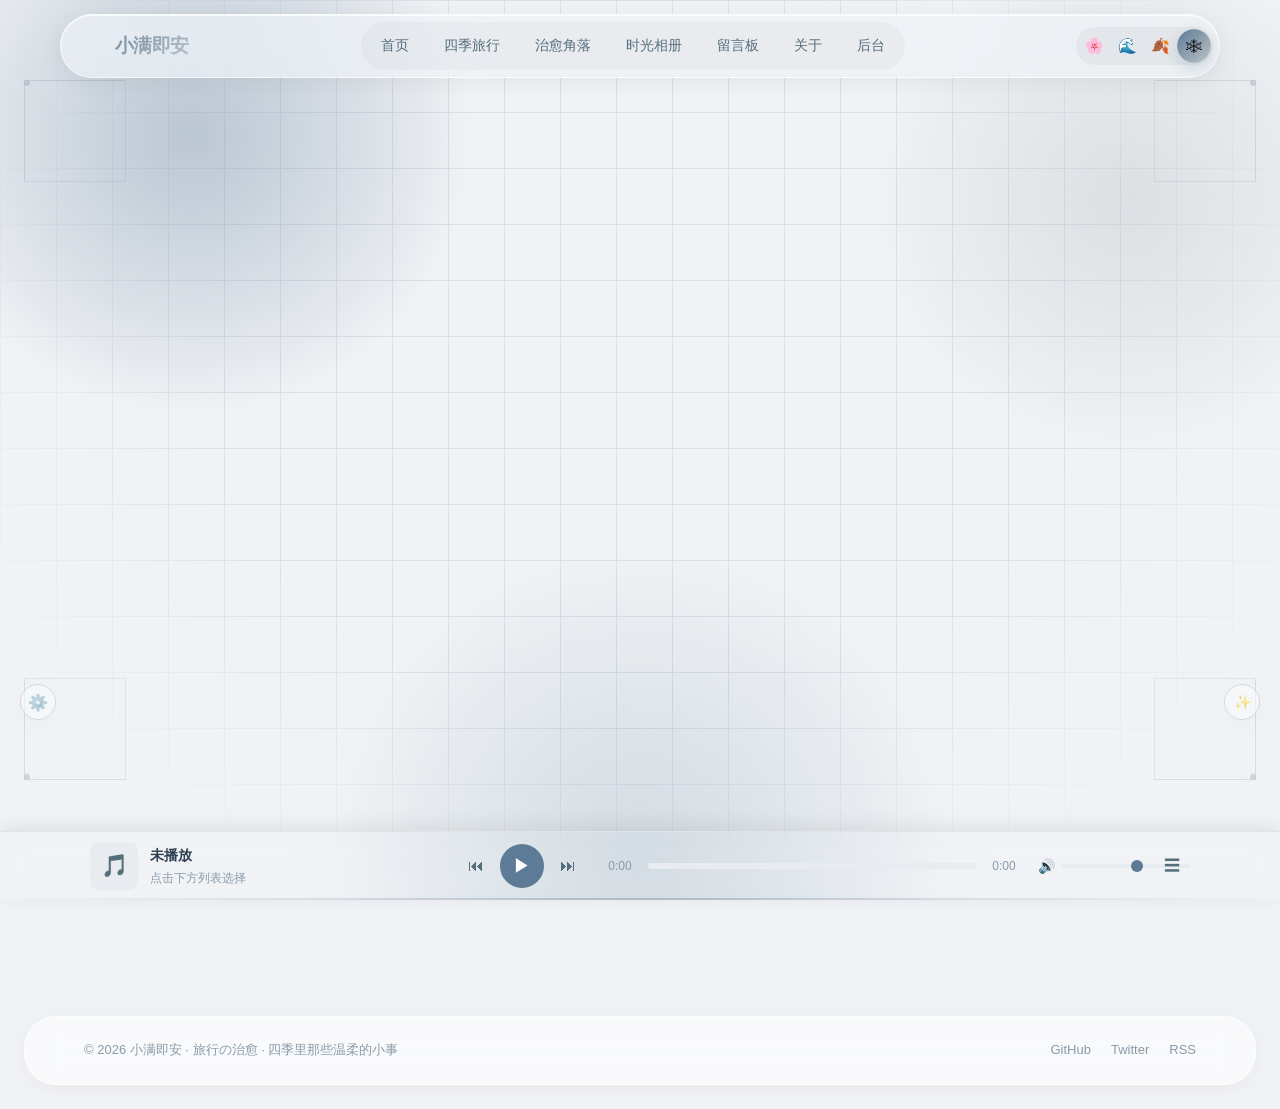
<file: heal-breath.html>
<!DOCTYPE html>
<html lang="zh-CN">
<head>
  <meta charset="UTF-8">
  <meta name="viewport" content="width=device-width, initial-scale=1.0">
  <title>慢呼吸练习 · 治愈角落</title>
  <!-- REQ-010: 内联初始主题变量防止闪烁 -->
  <script>
    (function() {
      var saved = localStorage.getItem("blog_theme") || "spring";
      var dark = localStorage.getItem("blog_dark") === "true";
      document.documentElement.setAttribute("data-theme", saved);
      if (dark) document.documentElement.setAttribute("data-dark", "true");
    })();
  </script>
  <link rel="stylesheet" href="assets/css/theme.css">
  <link rel="stylesheet" href="assets/css/layout.css">
  <link rel="stylesheet" href="assets/css/components.css">
  <link rel="stylesheet" href="assets/css/pages.css">
  <link rel="stylesheet" href="assets/css/player.css">
  <link rel="stylesheet" href="assets/css/tech.css">
  <style>
    .breath-wrap {
      min-height: 60vh; display: flex; flex-direction: column;
      align-items: center; justify-content: center; text-align: center;
      padding: 40px 20px;
    }
    .breath-instruction { font-size: 15px; color: var(--text-secondary); margin-bottom: 32px; }
    .breath-circle {
      width: 220px; height: 220px; border-radius: 50%;
      background: var(--accent-gradient);
      display: flex; align-items: center; justify-content: center;
      color: #fff; font-size: 22px; font-weight: 700;
      box-shadow: 0 20px 60px var(--neon-color), inset 0 0 40px rgba(255,255,255,0.2);
      transition: transform 4s cubic-bezier(0.4, 0, 0.2, 1);
      margin-bottom: 32px;
    }
    .breath-circle.inhale { transform: scale(1.35); }
    .breath-circle.hold { transform: scale(1.35); }
    .breath-circle.exhale { transform: scale(0.85); }
    .breath-controls { display: flex; gap: 12px; margin-top: 20px; }
    .breath-session { font-size: 13px; color: var(--text-muted); margin-top: 16px; }
    .season-breath { font-size: 18px; margin-bottom: 12px; }
  </style>
</head>
<body data-page="heal-breath">
  <main class="site-main">
    <div class="container">
      <h1 class="page-title">🫁 慢呼吸</h1>
      <p class="page-subtitle">吸气 4 秒 · 停留 2 秒 · 呼气 6 秒。跟着四季，慢慢呼吸。</p>

      <div class="breath-wrap">
        <div class="season-breath" id="seasonBreath">🌸 春 · 叶子在生长</div>
        <div class="breath-instruction">点击开始，慢慢跟着呼吸</div>
        <div class="breath-circle" id="breathCircle">准备好</div>
        <div class="breath-controls">
          <button class="btn" onclick="startBreath()" id="startBtn">▶ 开始</button>
          <button class="btn btn-ghost" onclick="stopBreath()" id="stopBtn" style="display:none">⏸ 暂停</button>
        </div>
        <div class="breath-session">已完成 <span id="sessionCount">0</span> 轮呼吸</div>
      </div>

      <div class="flex" style="gap:12px;justify-content:center;margin-top:24px">
        <a href="heal.html" class="btn btn-ghost">← 回到治愈角落</a>
      </div>
    </div>
  </main>

  <div class="tech-corner tech-tl"></div>
  <div class="tech-corner tech-tr"></div>
  <div class="tech-corner tech-bl"></div>
  <div class="tech-corner tech-br"></div>
  <div class="tech-data-stream"></div>

  <script src="assets/js/data.js"></script>
  <script src="assets/js/theme.js"></script>
  <script>
    const seasonBreaths = {
      spring: "🌸 春 · 叶子在生长",
      summer: "🌊 夏 · 海浪在起伏",
      autumn: "🍂 秋 · 叶子轻轻落下",
      winter: "❄️ 冬 · 雪花慢慢飘落"
    };
    document.getElementById('seasonBreath').textContent = seasonBreaths[DB.getSeason()];

    let timer, phase = 0, count = 0;
    const circle = document.getElementById('breathCircle');
    const phases = [
      { name: '吸气', duration: 4000, cls: 'inhale' },
      { name: '停留', duration: 2000, cls: 'hold' },
      { name: '呼气', duration: 6000, cls: 'exhale' },
    ];

    function startBreath() {
      document.getElementById('startBtn').style.display = 'none';
      document.getElementById('stopBtn').style.display = 'inline-flex';
      runPhase();
    }
    function stopBreath() {
      clearTimeout(timer);
      document.getElementById('startBtn').style.display = 'inline-flex';
      document.getElementById('stopBtn').style.display = 'none';
      circle.className = 'breath-circle';
      circle.textContent = '已暂停';
    }
    function runPhase() {
      const p = phases[phase % 3];
      circle.className = 'breath-circle ' + p.cls;
      circle.textContent = p.name + ' ' + (p.duration/1000) + 's';
      phase++;
      if (phase % 3 === 0) {
        count++;
        document.getElementById('sessionCount').textContent = count;
      }
      timer = setTimeout(runPhase, p.duration);
    }
  </script>
  <script src="assets/js/app.js"></script>
</body>
</html>
</file>
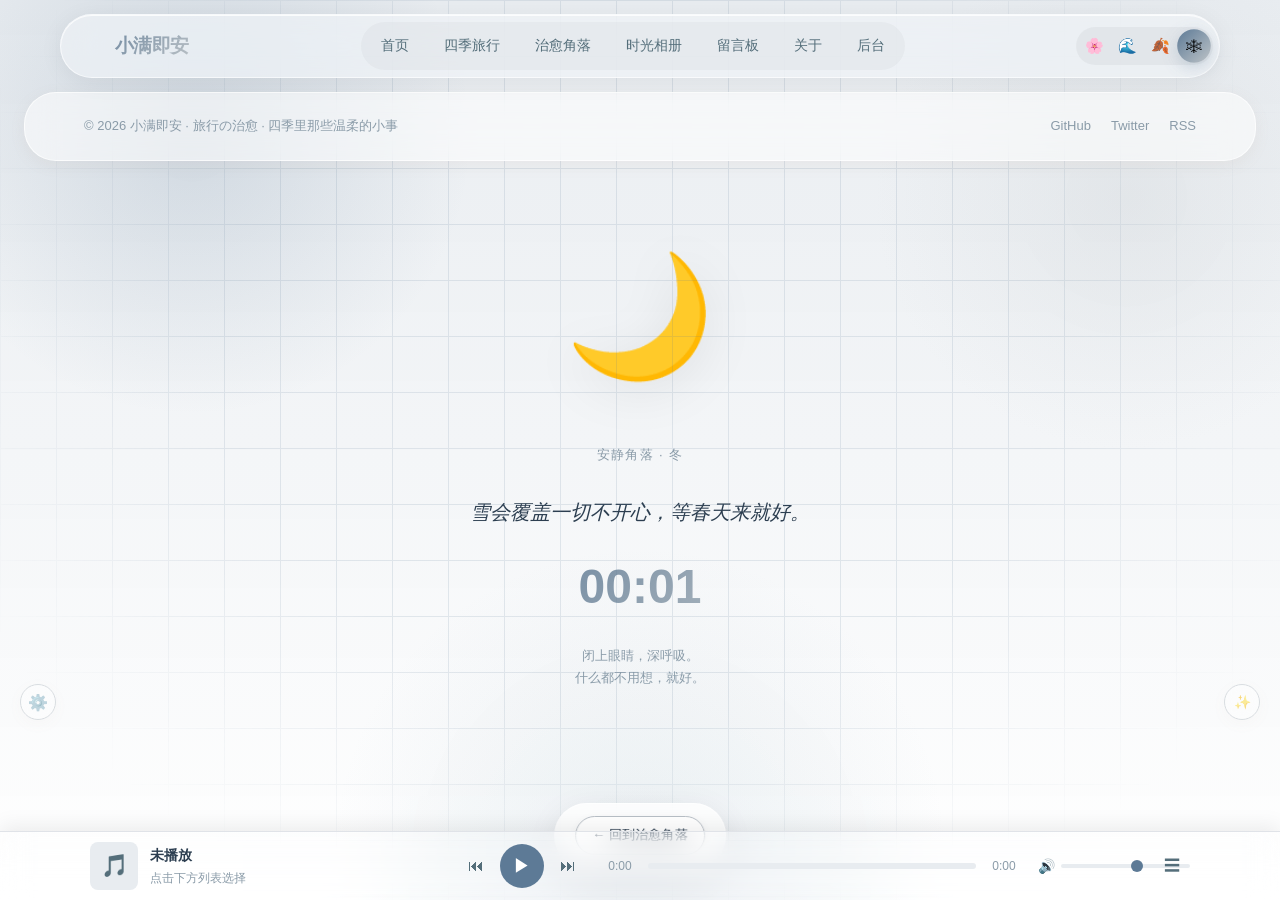
<file: heal-whisper.html>
<!DOCTYPE html>
<html lang="zh-CN">
<head>
  <meta charset="UTF-8">
  <meta name="viewport" content="width=device-width, initial-scale=1.0">
  <title>安静角落 · 治愈角落</title>
  <!-- REQ-010: 内联初始主题变量防止闪烁 -->
  <script>
    (function() {
      var saved = localStorage.getItem("blog_theme") || "spring";
      var dark = localStorage.getItem("blog_dark") === "true";
      document.documentElement.setAttribute("data-theme", saved);
      if (dark) document.documentElement.setAttribute("data-dark", "true");
    })();
  </script>
  <link rel="stylesheet" href="assets/css/theme.css">
  <link rel="stylesheet" href="assets/css/layout.css">
  <link rel="stylesheet" href="assets/css/components.css">
  <link rel="stylesheet" href="assets/css/pages.css">
  <link rel="stylesheet" href="assets/css/player.css">
  <link rel="stylesheet" href="assets/css/tech.css">
  <style>
    .whisper-bg {
      position: fixed; inset: 0; z-index: 0;
      background: linear-gradient(180deg,
        var(--accent-soft) 0%,
        rgba(255,255,255,0.95) 100%);
      display: flex; align-items: center; justify-content: center;
    }
    .whisper-center {
      text-align: center; max-width: 500px; padding: 40px 24px;
      animation: fade-in 2s ease;
    }
    .whisper-emoji {
      font-size: 120px; margin-bottom: 24px;
      filter: drop-shadow(0 8px 24px rgba(0,0,0,0.08));
      animation: gentle-float 5s ease-in-out infinite;
    }
    @keyframes gentle-float {
      0%, 100% { transform: translateY(0) rotate(-2deg); }
      50% { transform: translateY(-10px) rotate(2deg); }
    }
    .whisper-quote {
      font-size: 20px; font-weight: 500; line-height: 1.7;
      color: var(--text-primary); font-style: italic; margin-bottom: 16px;
    }
    .whisper-season {
      font-size: 13px; color: var(--text-muted); margin-bottom: 28px;
      letter-spacing: 0.1em; text-transform: uppercase;
    }
    .whisper-timer {
      font-size: 48px; font-weight: 800; color: var(--accent);
      margin-bottom: 16px; font-variant-numeric: tabular-nums;
      background: var(--accent-gradient); -webkit-background-clip: text;
      -webkit-text-fill-color: transparent;
    }
    .whisper-nav {
      position: fixed; bottom: 32px; left: 50%; transform: translateX(-50%);
      z-index: 10; background: rgba(255,255,255,0.8); backdrop-filter: blur(16px);
      padding: 12px 20px; border-radius: 999px; border: 1px solid rgba(255,255,255,0.7);
      box-shadow: 0 8px 32px rgba(0,0,0,0.08);
    }
    .whisper-nav a { font-size: 13px; font-weight: 500; }
  </style>
</head>
<body data-page="heal-whisper">
  <div class="whisper-bg">
    <div class="whisper-center">
      <div class="whisper-emoji" id="whisperEmoji">🌙</div>
      <div class="whisper-season" id="whisperSeason">安静角落</div>
      <p class="whisper-quote" id="whisperQuote">万物都在慢慢醒来，你也可以。</p>
      <div class="whisper-timer" id="whisperTimer">00:00</div>
      <p style="font-size:13px;color:var(--text-muted)">闭上眼睛，深呼吸。<br>什么都不用想，就好。</p>
    </div>
  </div>

  <div class="whisper-nav">
    <a href="heal.html" class="btn btn-ghost btn-sm">← 回到治愈角落</a>
  </div>

  <script src="assets/js/data.js"></script>
  <script src="assets/js/theme.js"></script>
  <script>
    // 随机选一句
    const quotes = DB.getHealQuotes();
    const quote = quotes[Math.floor(Math.random() * quotes.length)];
    document.getElementById('whisperQuote').textContent = quote;

    const seasonMap = { spring: { e: '🌸', s: '安静角落 · 春' }, summer: { e: '🌊', s: '安静角落 · 夏' }, autumn: { e: '🍂', s: '安静角落 · 秋' }, winter: { e: '🌙', s: '安静角落 · 冬' } };
    const s = seasonMap[DB.getSeason()];
    document.getElementById('whisperEmoji').textContent = s.e;
    document.getElementById('whisperSeason').textContent = s.s;

    // 计时器
    let seconds = 0;
    setInterval(() => {
      seconds++;
      const m = String(Math.floor(seconds/60)).padStart(2,'0');
      const s = String(seconds%60).padStart(2,'0');
      document.getElementById('whisperTimer').textContent = `${m}:${s}`;
    }, 1000);
  </script>
  <script src="assets/js/app.js"></script>
</body>
</html>
</file>
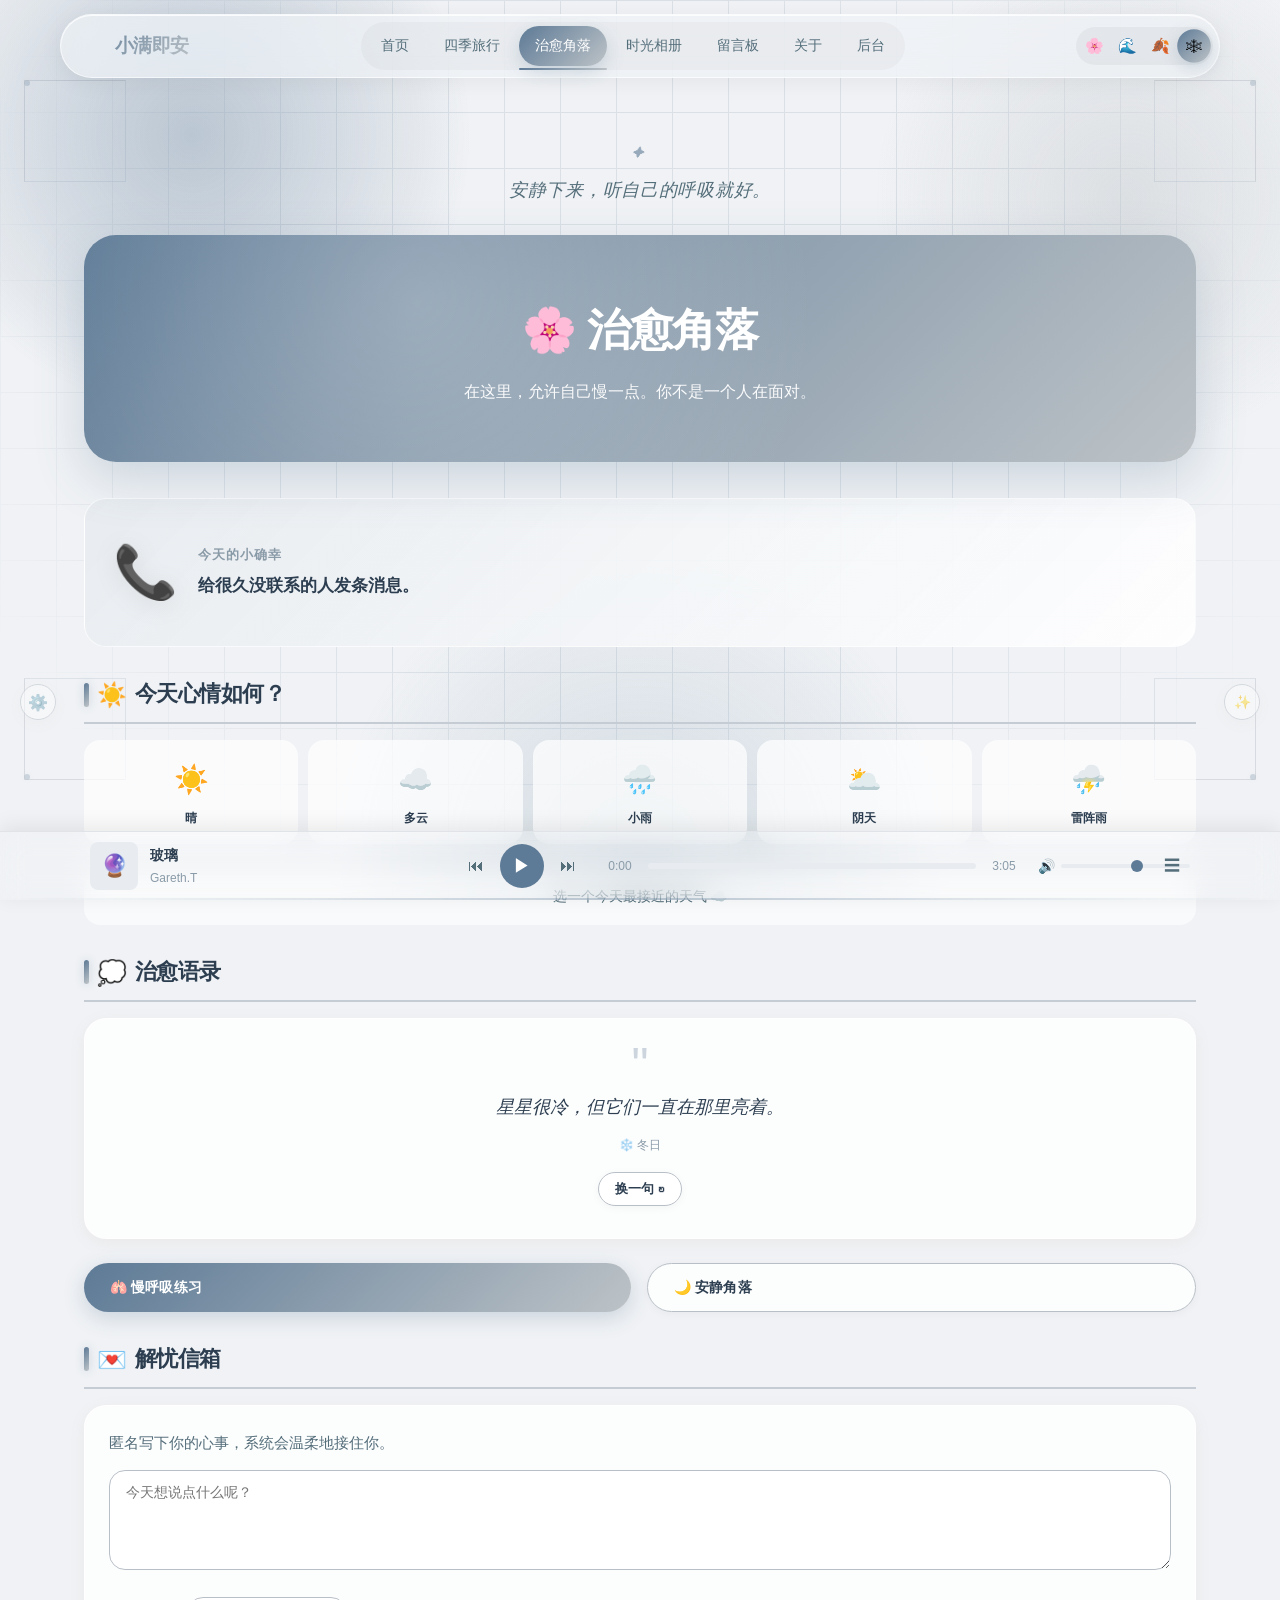
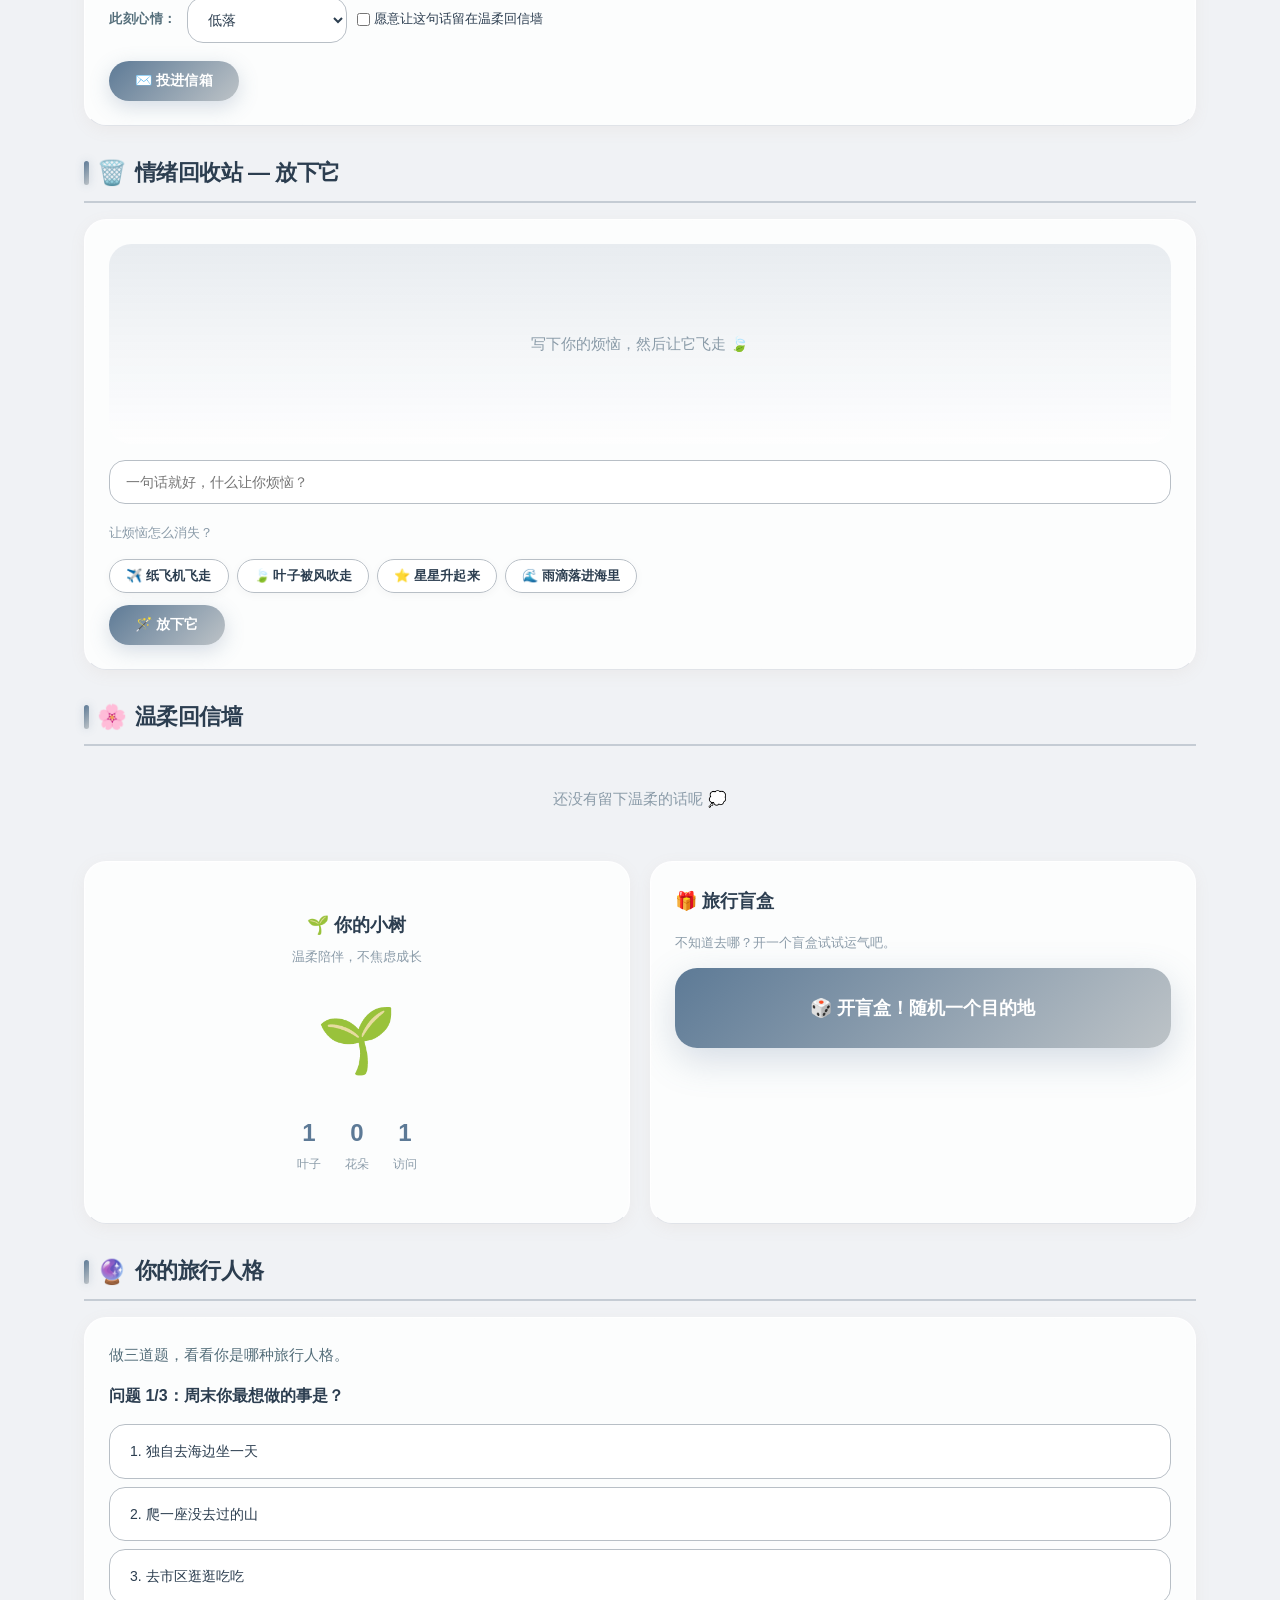
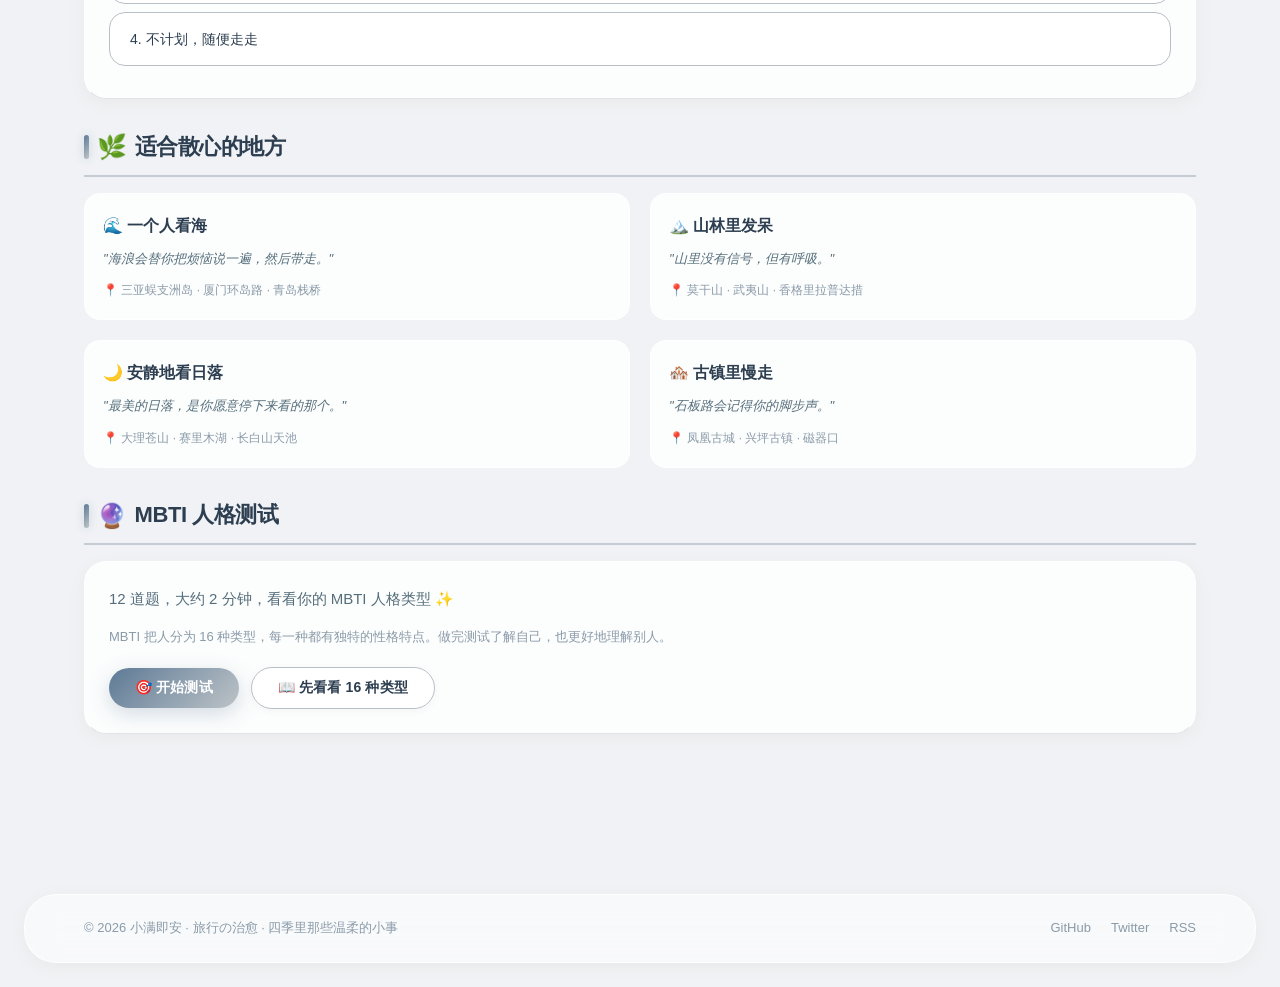
<file: heal.html>
<!DOCTYPE html>
<html lang="zh-CN">
<head>
  <meta charset="UTF-8">
  <meta name="viewport" content="width=device-width, initial-scale=1.0">
  <title>治愈角落 · 小满即安</title>
  <!-- REQ-010: 内联初始主题变量防止闪烁 -->
  <script>
    (function() {
      var saved = localStorage.getItem("blog_theme") || "spring";
      var dark = localStorage.getItem("blog_dark") === "true";
      document.documentElement.setAttribute("data-theme", saved);
      if (dark) document.documentElement.setAttribute("data-dark", "true");
    })();
  </script>
  <link rel="stylesheet" href="assets/css/theme.css">
  <link rel="stylesheet" href="assets/css/layout.css">
  <link rel="stylesheet" href="assets/css/components.css">
  <link rel="stylesheet" href="assets/css/pages.css">
  <link rel="stylesheet" href="assets/css/player.css">
  <link rel="stylesheet" href="assets/css/tech.css">
  <style>
    /* ============ 治愈板块专属样式 ============ */
    .heal-hero {
      background: var(--accent-gradient);
      border-radius: var(--radius-xl);
      padding: 56px 32px;
      margin-bottom: 36px;
      text-align: center;
      color: #fff;
      position: relative;
      overflow: hidden;
      box-shadow: 0 16px 48px var(--neon-color);
    }
    .heal-hero::before {
      content: "";
      position: absolute; inset: 0;
      background: radial-gradient(circle at 30% 30%, rgba(255,255,255,0.25) 0%, transparent 50%);
    }
    .heal-hero h1 { font-size: 44px; font-weight: 900; margin-bottom: 10px; letter-spacing: -0.03em; position: relative; }
    .heal-hero p { font-size: 16px; opacity: 0.95; position: relative; }

    /* 今日小确幸卡片 */
    .daily-card {
      background: linear-gradient(135deg, var(--accent-soft) 0%, rgba(255,255,255,0.9) 100%);
      border-radius: var(--radius-lg);
      padding: 28px;
      margin-bottom: 24px;
      display: flex;
      align-items: center;
      gap: 20px;
      border: 1px solid rgba(255,255,255,0.7);
    }
    .daily-icon { font-size: 52px; filter: drop-shadow(0 4px 12px rgba(0,0,0,0.08)); }
    .daily-text h3 { font-size: 13px; color: var(--text-muted); margin-bottom: 4px; letter-spacing: 0.08em; }
    .daily-text p { font-size: 17px; font-weight: 600; color: var(--text-primary); }

    /* 情绪天气站 */
    .weather-grid {
      display: grid; grid-template-columns: repeat(5, 1fr); gap: 10px; margin-bottom: 24px;
    }
    @media (max-width: 600px) { .weather-grid { grid-template-columns: repeat(3, 1fr); } }
    .weather-item {
      background: rgba(255,255,255,0.7);
      backdrop-filter: blur(12px);
      border-radius: var(--radius-md);
      padding: 14px 8px;
      text-align: center;
      cursor: pointer;
      border: 1.5px solid transparent;
      transition: var(--transition);
    }
    .weather-item:hover { transform: translateY(-3px); border-color: var(--accent-border); }
    .weather-item.active { background: var(--accent-gradient); color: #fff; border-color: transparent; box-shadow: 0 6px 20px var(--neon-color); }
    .weather-item .icon { font-size: 28px; margin-bottom: 4px; }
    .weather-item .label { font-size: 12px; font-weight: 600; }
    .weather-tip {
      text-align: center; padding: 16px;
      background: rgba(255,255,255,0.6); backdrop-filter: blur(12px);
      border-radius: var(--radius-md); margin-bottom: 24px;
      color: var(--text-secondary); font-size: 14px;
    }

    /* 治愈语录轮播 */
    .quote-card {
      background: var(--bg-card); backdrop-filter: blur(16px);
      border-radius: var(--radius-lg); padding: 32px;
      text-align: center; margin-bottom: 24px;
      border: 1px solid rgba(255,255,255,0.7);
    }
    .quote-card .quote-mark { font-size: 48px; color: var(--accent); line-height: 0.6; opacity: 0.3; }
    .quote-card p { font-size: 18px; color: var(--text-primary); font-style: italic; margin: 12px 0; font-weight: 500; }
    .quote-card .season-tag { font-size: 12px; color: var(--text-muted); }

    /* 解忧信箱 */
    .letter-form textarea { min-height: 100px; }
    .letter-reply {
      margin-top: 14px; padding: 16px;
      background: linear-gradient(135deg, var(--accent-soft), rgba(255,255,255,0.8));
      border-radius: var(--radius-md); font-size: 15px;
      color: var(--accent-hover); border-left: 4px solid var(--accent);
    }

    /* 情绪回收站动画 */
    .release-stage {
      height: 200px; background: linear-gradient(180deg, var(--accent-soft) 0%, rgba(255,255,255,0.5) 100%);
      border-radius: var(--radius-lg); position: relative; overflow: hidden; margin-bottom: 16px;
      display: flex; align-items: center; justify-content: center;
    }
    .release-emoji { font-size: 48px; animation: release-fly 2s ease-out forwards; }
    @keyframes release-fly {
      0% { transform: translateY(0) scale(1); opacity: 1; }
      100% { transform: translateY(-180px) scale(0.3); opacity: 0; }
    }
    .release-emoji.ocean { animation: release-drop 2s ease-in forwards; }
    @keyframes release-drop {
      0% { transform: translateY(-20px); opacity: 1; }
      100% { transform: translateY(180px) scale(0.5); opacity: 0; }
    }
    .release-emoji.star { animation: release-rise 2s ease-out forwards; }
    @keyframes release-rise {
      0% { transform: translateY(0) scale(1); opacity: 1; }
      100% { transform: translateY(-200px) scale(1.5); opacity: 0; filter: brightness(2); }
    }

    /* 温柔回信墙 */
    .soft-letter {
      background: var(--bg-card); backdrop-filter: blur(12px);
      border-radius: var(--radius-md); padding: 18px;
      margin-bottom: 12px; border: 1px solid rgba(255,255,255,0.7);
    }
    .soft-letter .soft-text { font-size: 15px; color: var(--text-primary); margin-bottom: 10px; }
    .soft-letter .soft-meta { font-size: 12px; color: var(--text-muted); }
    .soft-letter .soft-reactions { margin-top: 10px; display: flex; gap: 6px; }
    .soft-reaction-btn {
      background: rgba(0,0,0,0.04); border: none; border-radius: 50%;
      width: 32px; height: 32px; font-size: 14px; cursor: pointer;
      transition: var(--transition);
    }
    .soft-reaction-btn:hover { transform: scale(1.2); background: var(--accent-soft); }

    /* 成长小树 */
    .growth-tree { text-align: center; padding: 24px; }
    .growth-tree .tree-visual { font-size: 64px; margin: 16px 0; }
    .growth-tree .stats { display: flex; justify-content: center; gap: 24px; margin-top: 12px; }
    .growth-tree .stat { text-align: center; }
    .growth-tree .stat .num { font-size: 24px; font-weight: 800; color: var(--accent); }
    .growth-tree .stat .label { font-size: 12px; color: var(--text-muted); }

    /* 盲盒按钮 */
    .blind-box-btn {
      display: block; width: 100%; padding: 28px;
      background: var(--accent-gradient); color: #fff; text-align: center;
      border-radius: var(--radius-lg); font-size: 18px; font-weight: 700;
      cursor: pointer; border: none; transition: var(--transition);
      box-shadow: 0 12px 36px var(--neon-color); margin-bottom: 16px;
    }
    .blind-box-btn:hover { transform: translateY(-4px); box-shadow: 0 20px 48px var(--neon-color); }
    .blind-box-result {
      background: var(--bg-card); backdrop-filter: blur(16px);
      border-radius: var(--radius-lg); padding: 20px; text-align: center;
      animation: pop-in 0.5s cubic-bezier(0.34, 1.56, 0.64, 1);
    }
    @keyframes pop-in { from { opacity: 0; transform: scale(0.8); } to { opacity: 1; transform: scale(1); } }

    /* 人格测试 */
    .personality-card {
      background: var(--bg-card); backdrop-filter: blur(16px);
      border-radius: var(--radius-lg); padding: 24px; text-align: center;
      border: 1px solid rgba(255,255,255,0.7);
    }
    .personality-card .big-emoji { font-size: 72px; margin: 12px 0; }
    .personality-card h3 { font-size: 22px; margin-bottom: 10px; }
    .personality-card p { color: var(--text-secondary); line-height: 1.7; }
    .quiz-option {
      padding: 14px 20px; background: rgba(255,255,255,0.7);
      border: 1.5px solid var(--border-strong); border-radius: var(--radius-md);
      cursor: pointer; text-align: left; font-size: 14px; margin-bottom: 8px;
      transition: var(--transition);
    }
    .quiz-option:hover { border-color: var(--accent); background: var(--accent-soft); }

    /* 治愈旅行路线 */
    .heal-travel-card {
      background: var(--bg-card); backdrop-filter: blur(12px);
      border-radius: var(--radius-md); padding: 18px;
      border: 1px solid rgba(255,255,255,0.7);
    }
    .heal-travel-card h4 { font-size: 16px; margin-bottom: 8px; display: flex; align-items: center; gap: 8px; }
    .heal-travel-card .quote { font-style: italic; color: var(--text-secondary); font-size: 13px; margin-bottom: 10px; }
    .heal-travel-card .spots { font-size: 12px; color: var(--text-muted); }

    /* MBTI 测试专属样式 */
    .mbti-progress {
      display: flex; gap: 4px; margin-bottom: 20px;
    }
    .mbti-progress-bar {
      flex: 1; height: 6px; border-radius: 3px; background: rgba(0,0,0,0.08);
      transition: all 0.4s ease;
    }
    .mbti-progress-bar.filled { background: var(--accent-gradient); }

    .mbti-question { margin-bottom: 20px; }
    .mbti-question .q-text {
      font-size: 16px; font-weight: 600; color: var(--text-primary);
      margin-bottom: 16px; line-height: 1.6;
    }
    .mbti-option {
      display: flex; align-items: center; gap: 12px;
      padding: 14px 18px; margin-bottom: 10px;
      background: rgba(255,255,255,0.7);
      border: 1.5px solid var(--border-strong);
      border-radius: var(--radius-md); cursor: pointer;
      font-size: 14px; color: var(--text-primary);
      transition: var(--transition);
      text-align: left; width: 100%;
    }
    .mbti-option:hover {
      border-color: var(--accent); background: var(--accent-soft);
      transform: translateX(4px);
    }
    .mbti-option .opt-num {
      width: 26px; height: 26px; border-radius: 50%;
      background: var(--accent); color: #fff;
      display: flex; align-items: center; justify-content: center;
      font-size: 12px; font-weight: 700; flex-shrink: 0;
    }

    /* MBTI 结果卡片 */
    .mbti-result {
      background: linear-gradient(135deg, rgba(255,255,255,0.95), var(--accent-soft));
      border-radius: var(--radius-lg); padding: 32px;
      text-align: center; animation: pop-in 0.6s cubic-bezier(0.34, 1.56, 0.64, 1);
    }
    .mbti-type-badge {
      display: inline-flex; align-items: center; gap: 8px;
      padding: 6px 16px; border-radius: 20px;
      background: var(--accent-gradient); color: #fff;
      font-size: 14px; font-weight: 700; margin-bottom: 12px;
    }
    .mbti-result .big-emoji { font-size: 80px; margin: 12px 0 16px; display: block; }
    .mbti-result h3 {
      font-size: 26px; font-weight: 800; margin-bottom: 10px;
    }
    .mbti-result .type-code {
      font-family: 'Courier New', monospace;
      font-size: 18px; letter-spacing: 2px;
      font-weight: 700; margin-bottom: 16px;
    }
    .mbti-result .type-desc {
      font-size: 15px; color: var(--text-secondary);
      line-height: 1.8; margin-bottom: 20px;
      text-align: left; padding: 16px;
      background: rgba(255,255,255,0.6);
      border-radius: var(--radius-md);
    }
    .mbti-tips-grid {
      display: grid; grid-template-columns: 1fr 1fr; gap: 12px; margin-top: 16px;
    }
    @media (max-width: 600px) { .mbti-tips-grid { grid-template-columns: 1fr; } }
    .mbti-tip-box {
      background: rgba(255,255,255,0.7);
      border-radius: var(--radius-md); padding: 14px;
      text-align: left;
    }
    .mbti-tip-box .tip-label {
      font-size: 12px; color: var(--text-muted);
      margin-bottom: 6px; font-weight: 600;
    }
    .mbti-tip-box .tip-content {
      font-size: 13px; color: var(--text-primary); line-height: 1.6;
    }
    .mbti-tip-box .celebrity {
      font-size: 13px; color: var(--text-secondary);
      font-style: italic;
    }

    .mbti-result-actions {
      display: flex; gap: 10px; justify-content: center; margin-top: 20px; flex-wrap: wrap;
    }

    /* 已测试过的结果展示条 */
    .mbti-saved-banner {
      background: linear-gradient(135deg, var(--accent-soft), rgba(255,255,255,0.9));
      border-radius: var(--radius-md); padding: 16px 20px;
      display: flex; align-items: center; gap: 12px;
      margin-bottom: 16px; border: 1px solid rgba(255,255,255,0.7);
      cursor: pointer; transition: var(--transition);
    }
    .mbti-saved-banner:hover { transform: translateY(-2px); box-shadow: 0 8px 24px rgba(0,0,0,0.08); }
    .mbti-saved-banner .saved-emoji { font-size: 36px; }
    .mbti-saved-banner .saved-info { flex: 1; }
    .mbti-saved-banner .saved-type { font-weight: 700; font-size: 16px; }
    .mbti-saved-banner .saved-desc { font-size: 12px; color: var(--text-muted); }
  </style>
</head>
<body data-page="heal">
  <main class="site-main">
    <div class="container">

      <!-- Hero -->
      <section class="heal-hero">
        <h1>🌸 治愈角落</h1>
        <p>在这里，允许自己慢一点。你不是一个人在面对。</p>
      </section>

      <!-- 今日小确幸 -->
      <div id="dailyCard" class="daily-card">
        <div class="daily-icon" id="dailyIcon">✨</div>
        <div class="daily-text">
          <h3>今天的小确幸</h3>
          <p id="dailyText">加载中...</p>
        </div>
      </div>

      <!-- 情绪天气站 -->
      <h2 class="section-title"><span class="title-icon">☀️</span> 今天心情如何？</h2>
      <div class="weather-grid" id="weatherGrid"></div>
      <div class="weather-tip" id="weatherTip">选一个今天最接近的天气 ☁️</div>

      <!-- 治愈语录 -->
      <h2 class="section-title"><span class="title-icon">💭</span> 治愈语录</h2>
      <div class="quote-card card">
        <div class="quote-mark">"</div>
        <p id="quoteText">万物都在慢慢醒来，你也可以。</p>
        <div class="season-tag" id="quoteSeason">🌸 春日</div>
        <button class="btn btn-sm btn-ghost mt-md" onclick="nextQuote()">换一句 ↻</button>
      </div>

      <!-- 快速链接 -->
      <div class="flex gap-md" style="flex-wrap:wrap;margin:24px 0">
        <a href="heal-breath.html" class="btn" style="flex:1;min-width:180px">🫁 慢呼吸练习</a>
        <a href="heal-whisper.html" class="btn btn-ghost" style="flex:1;min-width:180px">🌙 安静角落</a>
      </div>

      <!-- 解忧信箱 -->
      <h2 class="section-title"><span class="title-icon">💌</span> 解忧信箱</h2>
      <div class="card">
        <div class="card-body">
          <p style="color:var(--text-secondary);margin-bottom:14px">匿名写下你的心事，系统会温柔地接住你。</p>
          <div class="letter-form">
            <div class="form-group">
              <textarea id="letterText" class="form-input" placeholder="今天想说点什么呢？"></textarea>
            </div>
            <div class="form-group" style="display:flex;gap:10px;align-items:center">
              <label class="form-label" style="margin:0">此刻心情：</label>
              <select id="letterMood" class="form-select" style="max-width:160px">
                <option value="sad">低落</option><option value="anxious">焦虑</option>
                <option value="tired">疲惫</option><option value="confused">迷茫</option>
                <option value="grateful">感恩</option><option value="other">其他</option>
              </select>
              <label style="font-size:13px;display:flex;align-items:center;gap:4px">
                <input type="checkbox" id="letterPublic"> 愿意让这句话留在温柔回信墙
              </label>
            </div>
            <button class="btn" onclick="submitLetter()">✉️ 投进信箱</button>
          </div>
          <div id="letterReply" style="display:none"></div>
        </div>
      </div>

      <!-- 情绪回收站 -->
      <h2 class="section-title"><span class="title-icon">🗑️</span> 情绪回收站 — 放下它</h2>
      <div class="card">
        <div class="card-body">
          <div class="release-stage" id="releaseStage">
            <span style="color:var(--text-muted)">写下你的烦恼，然后让它飞走 🍃</span>
          </div>
          <div class="form-group">
            <input id="releaseText" class="form-input" placeholder="一句话就好，什么让你烦恼？">
          </div>
          <div style="display:flex;gap:8px;flex-wrap:wrap;margin-bottom:14px">
            <label style="font-size:13px;color:var(--text-muted);margin-right:8px">让烦恼怎么消失？</label>
          </div>
          <div id="animOptions" style="display:flex;gap:8px;flex-wrap:wrap;margin-bottom:12px"></div>
          <button class="btn" id="releaseBtn" disabled onclick="doRelease()">🪄 放下它</button>
        </div>
      </div>

      <!-- 温柔回信墙 -->
      <h2 class="section-title"><span class="title-icon">🌸</span> 温柔回信墙</h2>
      <div id="softWall"></div>

      <!-- 双列：成长小树 + 旅行盲盒 -->
      <div class="grid grid-2" style="margin-top:24px">
        <!-- 成长小树 -->
        <div class="card growth-tree">
          <div class="card-body">
            <h3 style="font-size:18px;margin-bottom:4px">🌱 你的小树</h3>
            <p style="font-size:13px;color:var(--text-muted)">温柔陪伴，不焦虑成长</p>
            <div class="tree-visual" id="treeVisual">🌱</div>
            <div class="stats">
              <div class="stat"><div class="num" id="treeLeaves">0</div><div class="label">叶子</div></div>
              <div class="stat"><div class="num" id="treeBlooms">0</div><div class="label">花朵</div></div>
              <div class="stat"><div class="num" id="treeVisits">0</div><div class="label">访问</div></div>
            </div>
          </div>
        </div>

        <!-- 旅行盲盒 -->
        <div class="card">
          <div class="card-body">
            <h3 style="font-size:18px;margin-bottom:14px">🎁 旅行盲盒</h3>
            <p style="font-size:13px;color:var(--text-muted);margin-bottom:14px">不知道去哪？开一个盲盒试试运气吧。</p>
            <button class="blind-box-btn" onclick="openBlindBox()">🎲 开盲盒！随机一个目的地</button>
            <div id="blindResult"></div>
          </div>
        </div>
      </div>

      <!-- 旅行人格测试 -->
      <h2 class="section-title"><span class="title-icon">🔮</span> 你的旅行人格</h2>
      <div class="card">
        <div class="card-body" id="quizArea">
          <p style="color:var(--text-secondary);margin-bottom:14px">做三道题，看看你是哪种旅行人格。</p>
          <div id="quizQuestion"></div>
          <div id="quizOptions"></div>
          <div id="quizResult" style="display:none"></div>
          <button class="btn btn-ghost" id="quizResetBtn" style="display:none;margin-top:14px" onclick="startQuiz()">🔁 再测一次</button>
        </div>
      </div>

      <!-- 治愈旅行路线 -->
      <h2 class="section-title"><span class="title-icon">🌿</span> 适合散心的地方</h2>
      <div class="grid grid-2" id="healTravelGrid"></div>

      <!-- MBTI 人格测试 -->
      <h2 class="section-title"><span class="title-icon">🔮</span> MBTI 人格测试</h2>
      <div class="card">
        <div class="card-body" id="mbtiArea">
          <!-- 测试欢迎界面 -->
          <div id="mbtiWelcome">
            <p style="color:var(--text-secondary);margin-bottom:14px">12 道题，大约 2 分钟，看看你的 MBTI 人格类型 ✨</p>
            <p style="color:var(--text-muted);font-size:13px;margin-bottom:18px">MBTI 把人分为 16 种类型，每一种都有独特的性格特点。做完测试了解自己，也更好地理解别人。</p>
            <button class="btn" onclick="mbtiStart()">🎯 开始测试</button>
            <button class="btn btn-ghost" style="margin-left:8px" onclick="mbtiShowAllTypes()">📖 先看看 16 种类型</button>
          </div>

          <!-- 测试进度条 -->
          <div id="mbtiProgressArea" style="display:none">
            <div class="mbti-progress" id="mbtiProgress"></div>
          </div>

          <!-- 问题区域 -->
          <div id="mbtiQuestionArea" style="display:none"></div>

          <!-- 结果区域 -->
          <div id="mbtiResultArea" style="display:none"></div>

          <!-- 16 种类型展示 -->
          <div id="mbtiAllTypesArea" style="display:none"></div>
        </div>
      </div>

    </div>
  </main>

  <!-- 科技装饰层 -->
  <div class="tech-corner tech-tl"></div>
  <div class="tech-corner tech-tr"></div>
  <div class="tech-corner tech-bl"></div>
  <div class="tech-corner tech-br"></div>
  <div class="tech-data-stream"></div>

  <!-- 导航栏/播放器/脚本 -->
  <script src="assets/js/data.js?v=2"></script>
  <script src="assets/js/theme.js"></script>
  <script>
    DB.waterGrowthTree("visit");

    // 今日小确幸
    const daily = DB.getDailyHappiness();
    document.getElementById('dailyIcon').textContent = daily.icon;
    document.getElementById('dailyText').textContent = daily.text;

    // 治愈语录
    const seasonMap = { spring: "🌸 春日", summer: "🌊 夏日", autumn: "🍁 秋日", winter: "❄️ 冬日" };
    let quotes = DB.getHealQuotes();
    let quoteIdx = Math.floor(Math.random() * quotes.length);
    document.getElementById('quoteText').textContent = quotes[quoteIdx];
    document.getElementById('quoteSeason').textContent = seasonMap[DB.getSeason()] || "";
    function nextQuote() {
      quoteIdx = (quoteIdx + 1) % quotes.length;
      const q = document.getElementById('quoteText');
      q.style.opacity = 0;
      setTimeout(() => { q.textContent = quotes[quoteIdx]; q.style.opacity = 1; }, 300);
      q.style.transition = 'opacity 0.3s';
    }

    // 情绪天气站
    const moods = DB.getWeatherMoods();
    const weatherGrid = document.getElementById('weatherGrid');
    moods.forEach(m => {
      const div = document.createElement('div');
      div.className = 'weather-item';
      div.innerHTML = `<div class="icon">${m.icon}</div><div class="label">${m.label}</div>`;
      div.onclick = () => {
        document.querySelectorAll('.weather-item').forEach(e => e.classList.remove('active'));
        div.classList.add('active');
        document.getElementById('weatherTip').innerHTML = `💡 ${m.tip}`;
      };
      weatherGrid.appendChild(div);
    });

    // 解忧信箱
    function submitLetter() {
      const text = document.getElementById('letterText').value.trim();
      const mood = document.getElementById('letterMood').value;
      const isPublic = document.getElementById('letterPublic').checked;
      if (!text) return;
      const letter = DB.addLetter(text, mood, isPublic);
      document.getElementById('letterText').value = '';
      const replyDiv = document.getElementById('letterReply');
      replyDiv.style.display = 'block';
      replyDiv.className = 'letter-reply';
      replyDiv.innerHTML = `🌷 ${letter.reply}`;
      renderSoftWall();
      updateTree();
    }

    // 情绪回收站动画选项
    const anims = DB.getReleaseAnimations();
    const animBox = document.getElementById('animOptions');
    anims.forEach(a => {
      const b = document.createElement('button');
      b.className = 'btn btn-ghost btn-sm';
      b.style.fontSize = '13px';
      b.innerHTML = `${a.icon} ${a.label}`;
      b.onclick = () => {
        animBox.querySelectorAll('button').forEach(x => x.classList.remove('btn'));
        animBox.querySelectorAll('button').forEach(x => x.classList.add('btn-ghost'));
        b.classList.remove('btn-ghost');
        b.classList.add('btn');
        document.getElementById('releaseBtn').disabled = false;
        animBox.dataset.selected = a.key;
      };
      animBox.appendChild(b);
    });

    function doRelease() {
      const text = document.getElementById('releaseText').value.trim();
      const animType = animBox.dataset.selected || 'paper-plane';
      if (!text) return;
      DB.releaseEmotion(text, animType);
      const stage = document.getElementById('releaseStage');
      stage.innerHTML = '';
      const emojiMap = { 'paper-plane': '✈️', leaf: '🍃', star: '⭐', ocean: '💧' };
      const animClass = animType === 'ocean' ? 'ocean' : animType === 'star' ? 'star' : 'release-emoji';
      const el = document.createElement('span');
      el.className = animClass;
      el.textContent = emojiMap[animType] || '✈️';
      el.style.fontSize = '48px';
      stage.appendChild(el);
      setTimeout(() => { stage.innerHTML = '<span style="color:var(--accent)">✨ 它已经放下了 ✨</span>'; }, 2200);
      document.getElementById('releaseText').value = '';
    }

    // 温柔回信墙
    function renderSoftWall() {
      const letters = DB.getLetters().filter(l => l.isPublic);
      const wall = document.getElementById('softWall');
      if (letters.length === 0) { wall.innerHTML = '<p style="color:var(--text-muted);text-align:center;padding:24px">还没有留下温柔的话呢 💭</p>'; return; }
      wall.innerHTML = letters.slice(0, 8).map(l => {
        const d = new Date(l.time);
        return `<div class="soft-letter">
          <div class="soft-text">${l.text}</div>
          <div class="soft-meta">💭 ${d.toLocaleString('zh-CN')} · 情绪: ${l.mood}</div>
          <div class="soft-reactions">
            ${DB.getSoftReactions().slice(0, 6).map(r => `<button class="soft-reaction-btn" title="温柔回应">${r}</button>`).join('')}
          </div>
        </div>`;
      }).join('');
    }
    renderSoftWall();

    // 成长小树
    function updateTree() {
      const t = DB.getGrowthTree();
      document.getElementById('treeLeaves').textContent = t.leaves;
      document.getElementById('treeBlooms').textContent = t.blooms;
      document.getElementById('treeVisits').textContent = t.visits;
      const v = document.getElementById('treeVisual');
      if (t.blooms >= 3 && t.leaves >= 5) v.textContent = '🌳🌸🌷';
      else if (t.blooms >= 1 && t.leaves >= 3) v.textContent = '🌿🌸';
      else if (t.leaves >= 4) v.textContent = '🌿🌱🌿';
      else if (t.leaves >= 1) v.textContent = '🌱';
      else v.textContent = '🌰';
    }
    updateTree();

    // 旅行盲盒
    function openBlindBox() {
      const box = document.getElementById('blindResult');
      box.innerHTML = '<div class="empty-state"><div class="empty-icon">🎁</div><p>拆开中...</p></div>';
      setTimeout(() => {
        const p = DB.getTravelBlindBox(DB.getSeason());
        if (!p) { box.innerHTML = '<p>暂时没有合适的目的地 🥲</p>'; return; }
        box.innerHTML = `<div class="blind-box-result">
          <img src="${p.cover}" style="width:100%;border-radius:var(--radius-md);margin-bottom:12px">
          <h4 style="margin-bottom:6px">${p.title}</h4>
          <p style="color:var(--text-muted);font-size:13px;margin-bottom:12px">${p.excerpt}</p>
          <a href="travel-detail.html?id=${p.id}" class="btn">去看看这个地方 →</a>
        </div>`;
      }, 900);
    }

    // 治愈旅行路线
    const healTravels = DB.getHealTravel();
    const grid = document.getElementById('healTravelGrid');
    grid.innerHTML = healTravels.map(t => `
      <div class="heal-travel-card">
        <h4>${t.icon} ${t.name}</h4>
        <div class="quote">"${t.quote}"</div>
        <div class="spots">📍 ${t.spots.join(' · ')}</div>
      </div>
    `).join('');

    // 旅行人格测试
    const quiz = [
      { q: "周末你最想做的事是？", opts: [
        { t: "sea", label: "独自去海边坐一天" },
        { t: "mountain", label: "爬一座没去过的山" },
        { t: "city", label: "去市区逛逛吃吃" },
        { t: "slow", label: "不计划，随便走走" }
      ]},
      { q: "旅行中最在意的是？", opts: [
        { t: "sea", label: "有没有好看的日落" },
        { t: "mountain", label: "空气是不是够好" },
        { t: "city", label: "有没有好吃的" },
        { t: "slow", label: "节奏慢不慢" }
      ]},
      { q: "迷路了怎么办？", opts: [
        { t: "sea", label: "找个安静的地方坐一会儿" },
        { t: "mountain", label: "顺着感觉走，总会有路" },
        { t: "city", label: "转角说不定有惊喜" },
        { t: "slow", label: "迷路本身就是旅行的一部分" }
      ]}
    ];
    let quizStep = 0, quizScore = {};
    function startQuiz() {
      quizStep = 0; quizScore = {};
      document.getElementById('quizResult').style.display = 'none';
      document.getElementById('quizResetBtn').style.display = 'none';
      renderQuiz();
    }
    function renderQuiz() {
      if (quizStep >= quiz.length) {
        const winner = Object.entries(quizScore).sort((a,b) => b[1]-a[1])[0];
        const p = DB.getTravelPersonalities().find(x => x.type === winner[0]);
        document.getElementById('quizQuestion').innerHTML = `<div class="personality-card">
          <h3>你是...</h3>
          <div class="big-emoji">${p.emoji}</div>
          <h3>${p.name}</h3>
          <p>${p.desc}</p>
        </div>`;
        document.getElementById('quizOptions').style.display = 'none';
        document.getElementById('quizResult').style.display = 'block';
        document.getElementById('quizResetBtn').style.display = 'inline-flex';
        return;
      }
      const step = quiz[quizStep];
      document.getElementById('quizQuestion').innerHTML = `<p style="font-weight:600;font-size:16px;margin-bottom:14px">问题 ${quizStep+1}/${quiz.length}：${step.q}</p>`;
      document.getElementById('quizOptions').style.display = 'block';
      document.getElementById('quizOptions').innerHTML = step.opts.map((o,i) =>
        `<div class="quiz-option" onclick="pickQuiz('${o.t}')">${i+1}. ${o.label}</div>`
      ).join('');
    }
    function pickQuiz(t) {
      quizScore[t] = (quizScore[t] || 0) + 1;
      quizStep++;
      renderQuiz();
    }
    renderQuiz();

    // ============ MBTI 人格测试 ============
    let mbtiStep = 0, mbtiAnswers = [];
    const mbtiQuestions = DB.getMbtiQuestions();
    const mbtiTypes = DB.getMbtiTypes();

    // 检查是否已有测试结果
    const savedMbti = DB.getMbtiResult();
    if (savedMbti && mbtiTypes[savedMbti.type]) {
      const t = mbtiTypes[savedMbti.type];
      const welcome = document.getElementById('mbtiWelcome');
      welcome.innerHTML = `
        <div class="mbti-saved-banner" onclick="mbtiShowResult('${savedMbti.type}')">
          <span class="saved-emoji">${t.emoji}</span>
          <div class="saved-info">
            <div class="saved-type">你上次的结果是 ${savedMbti.type} · ${t.name}</div>
            <div class="saved-desc">点击查看详情 · 测试时间: ${new Date(savedMbti.time).toLocaleDateString('zh-CN')}</div>
          </div>
          <span style="color:var(--text-muted)">→</span>
        </div>
        <button class="btn" onclick="mbtiStart()">🔄 重新测试</button>
        <button class="btn btn-ghost" style="margin-left:8px" onclick="mbtiShowAllTypes()">📖 浏览 16 种类型</button>
      `;
    }

    function mbtiStart() {
      mbtiStep = 0;
      mbtiAnswers = [];
      document.getElementById('mbtiWelcome').style.display = 'none';
      document.getElementById('mbtiResultArea').style.display = 'none';
      document.getElementById('mbtiAllTypesArea').style.display = 'none';
      document.getElementById('mbtiProgressArea').style.display = 'block';
      document.getElementById('mbtiQuestionArea').style.display = 'block';
      mbtiRenderProgress();
      mbtiRenderQuestion();
    }

    function mbtiRenderProgress() {
      const bar = document.getElementById('mbtiProgress');
      bar.innerHTML = mbtiQuestions.map((_, i) =>
        `<div class="mbti-progress-bar ${i < mbtiStep ? 'filled' : ''}"></div>`
      ).join('');
    }

    function mbtiRenderQuestion() {
      if (mbtiStep >= mbtiQuestions.length) {
        // 计算结果
        const typeCode = DB.calculateMbti(mbtiAnswers);
        DB.saveMbtiResult(typeCode);
        mbtiShowResult(typeCode);
        return;
      }
      const q = mbtiQuestions[mbtiStep];
      const area = document.getElementById('mbtiQuestionArea');
      area.innerHTML = `
        <div class="mbti-question">
          <p class="q-text">问题 ${mbtiStep + 1}/${mbtiQuestions.length}：${q.q}</p>
          ${q.opts.map((o, i) =>
            `<button class="mbti-option" onclick="mbtiAnswer('${o.dim}', '${o.key}')">
              <span class="opt-num">${i + 1}</span>
              <span>${o.label}</span>
            </button>`
          ).join('')}
        </div>
        ${mbtiStep > 0 ? `<button class="btn btn-ghost btn-sm" onclick="mbtiPrev()" style="font-size:12px">← 上一题</button>` : ''}
      `;
    }

    function mbtiAnswer(dim, key) {
      mbtiAnswers[mbtiStep] = { dim, key };
      mbtiStep++;
      mbtiRenderProgress();
      mbtiRenderQuestion();
    }

    function mbtiPrev() {
      mbtiStep = Math.max(0, mbtiStep - 1);
      mbtiAnswers.pop();
      mbtiRenderProgress();
      mbtiRenderQuestion();
    }

    function mbtiShowResult(typeCode) {
      const t = mbtiTypes[typeCode];
      if (!t) return;
      document.getElementById('mbtiProgressArea').style.display = 'none';
      document.getElementById('mbtiQuestionArea').style.display = 'none';
      document.getElementById('mbtiResultArea').style.display = 'block';
      const area = document.getElementById('mbtiResultArea');
      area.innerHTML = `
        <div class="mbti-result">
          <div class="mbti-type-badge">🔮 MBTI 测试结果</div>
          <span class="big-emoji">${t.emoji}</span>
          <h3>${t.name}</h3>
          <div class="type-code" style="color:${t.color}">${typeCode}</div>
          <div class="type-desc">${t.desc}</div>
          <div class="mbti-tips-grid">
            <div class="mbti-tip-box">
              <div class="tip-label">💆 适合你的治愈方式</div>
              <div class="tip-content">${t.heal}</div>
            </div>
            <div class="mbti-tip-box">
              <div class="tip-label">✈️ 适合你的旅行目的地</div>
              <div class="tip-content">${t.travel}</div>
            </div>
            <div class="mbti-tip-box" style="grid-column:span 2">
              <div class="tip-label">🌟 同类型的名人</div>
              <div class="tip-content celebrity">${t.celebrity}</div>
            </div>
          </div>
          <div class="mbti-result-actions">
            <button class="btn" onclick="mbtiStart()">🔁 再测一次</button>
            <button class="btn btn-ghost" onclick="mbtiShowAllTypes()">📖 看看其他类型</button>
            <button class="btn btn-ghost" onclick="mbtiBackHome()">🏠 返回</button>
          </div>
        </div>
      `;
      // 同步更新欢迎区（保存结果后）
      const saved = DB.getMbtiResult();
      if (saved) {
        const welcome = document.getElementById('mbtiWelcome');
        if (welcome) {
          welcome.innerHTML = `
            <div class="mbti-saved-banner" onclick="mbtiShowResult('${saved.type}')">
              <span class="saved-emoji">${mbtiTypes[saved.type]?.emoji || '🔮'}</span>
              <div class="saved-info">
                <div class="saved-type">上次结果: ${saved.type} · ${mbtiTypes[saved.type]?.name || ''}</div>
                <div class="saved-desc">点击查看详情</div>
              </div>
              <span style="color:var(--text-muted)">→</span>
            </div>
            <button class="btn" onclick="mbtiStart()">🔄 重新测试</button>
            <button class="btn btn-ghost" style="margin-left:8px" onclick="mbtiShowAllTypes()">📖 浏览 16 种类型</button>
          `;
        }
      }
    }

    function mbtiShowAllTypes() {
      document.getElementById('mbtiProgressArea').style.display = 'none';
      document.getElementById('mbtiQuestionArea').style.display = 'none';
      document.getElementById('mbtiResultArea').style.display = 'none';
      document.getElementById('mbtiWelcome').style.display = 'none';
      const area = document.getElementById('mbtiAllTypesArea');
      area.style.display = 'block';
      const codes = Object.keys(mbtiTypes);
      area.innerHTML = `
        <h3 style="font-size:18px;margin-bottom:16px">📖 16 种 MBTI 人格类型</h3>
        <div class="mbti-tips-grid">
          ${codes.map(code => {
            const t = mbtiTypes[code];
            return `
              <div class="mbti-tip-box" style="cursor:pointer" onclick="mbtiShowResult('${code}')">
                <div style="display:flex;align-items:center;gap:8px;margin-bottom:6px">
                  <span style="font-size:24px">${t.emoji}</span>
                  <div>
                    <div style="font-weight:700;font-size:14px">${t.name}</div>
                    <div style="font-size:12px;color:${t.color};font-family:monospace;letter-spacing:1px">${code}</div>
                  </div>
                </div>
                <div style="font-size:12px;color:var(--text-secondary);line-height:1.5">${t.desc}</div>
              </div>
            `;
          }).join('')}
        </div>
        <div style="text-align:center;margin-top:16px">
          <button class="btn" onclick="mbtiStart()">🎯 我也来测测</button>
          <button class="btn btn-ghost" style="margin-left:8px" onclick="mbtiBackHome()">← 返回</button>
        </div>
      `;
    }

    function mbtiBackHome() {
      document.getElementById('mbtiProgressArea').style.display = 'none';
      document.getElementById('mbtiQuestionArea').style.display = 'none';
      document.getElementById('mbtiResultArea').style.display = 'none';
      document.getElementById('mbtiAllTypesArea').style.display = 'none';
      document.getElementById('mbtiWelcome').style.display = 'block';
    }
  </script>
  <script src="assets/js/app.js"></script>
  <script src="assets/js/player.js"></script>
</body>
</html>
</file>
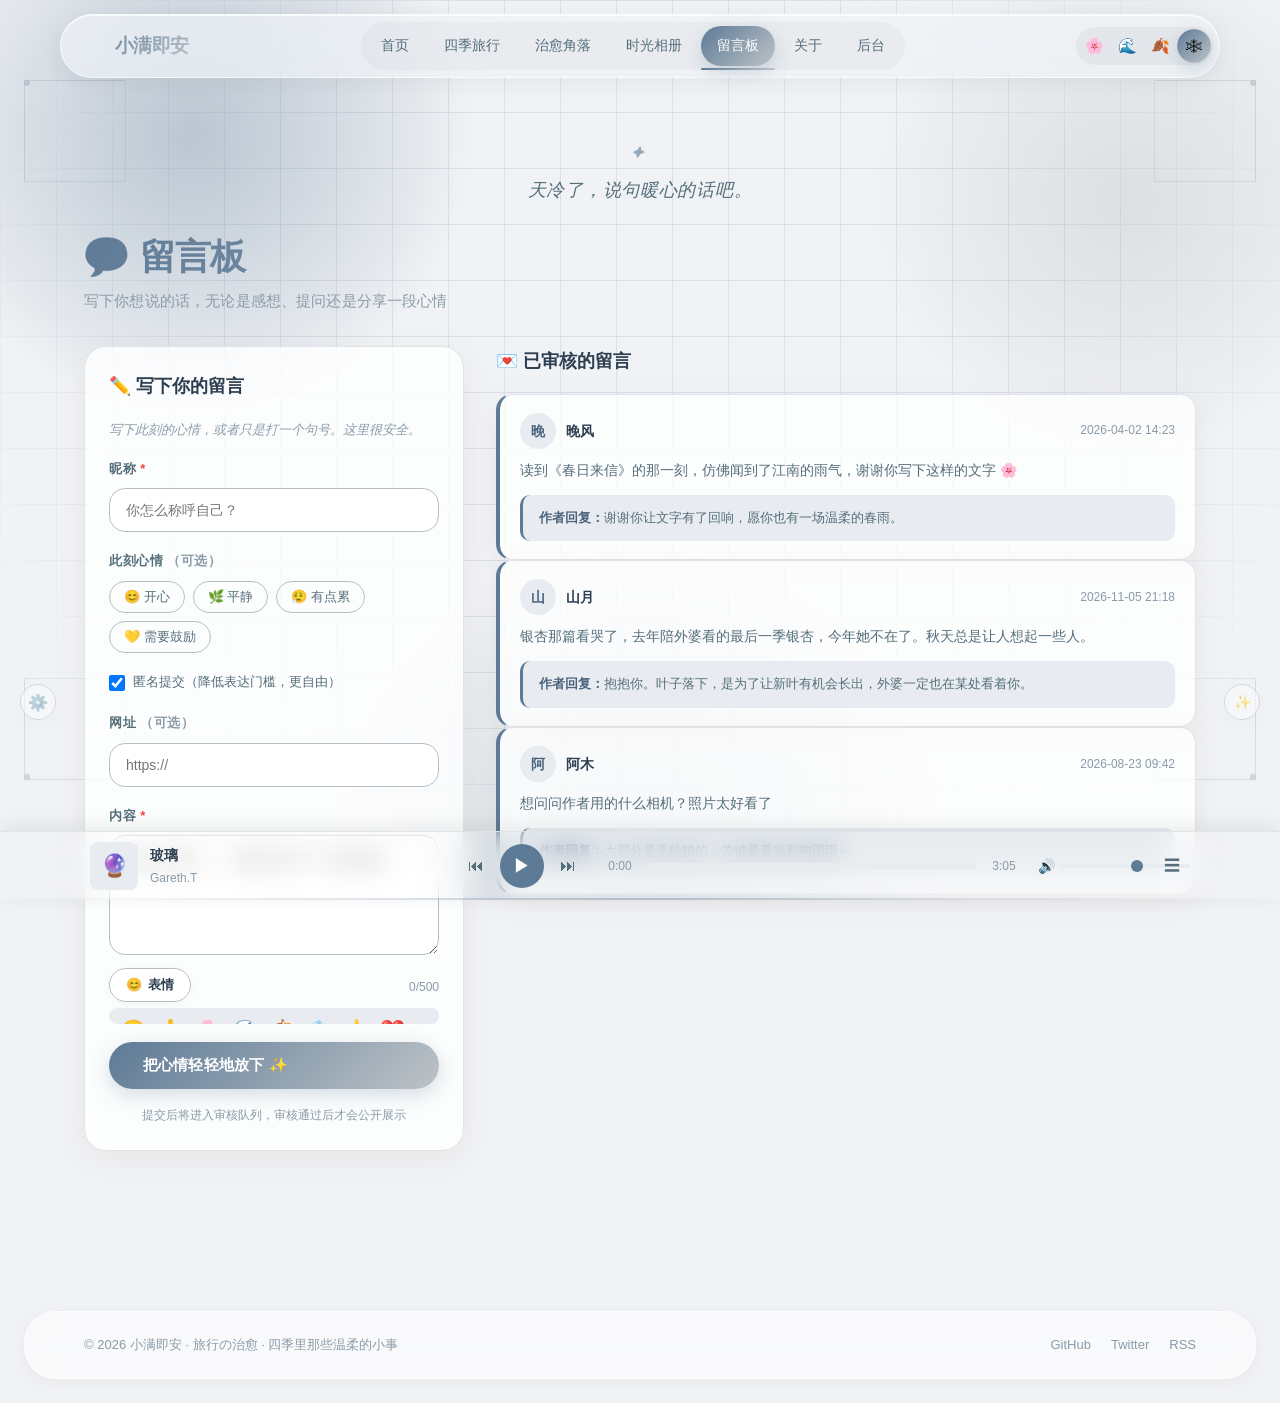
<file: message.html>
<!DOCTYPE html>
<html lang="zh-CN">
<head>
  <meta charset="UTF-8">
  <meta name="viewport" content="width=device-width, initial-scale=1.0">
  <title>留言板 · 小满即安</title>
  <!-- REQ-010: 内联初始主题变量防止闪烁 -->
  <script>
    (function() {
      var saved = localStorage.getItem("blog_theme") || "spring";
      var dark = localStorage.getItem("blog_dark") === "true";
      document.documentElement.setAttribute("data-theme", saved);
      if (dark) document.documentElement.setAttribute("data-dark", "true");
    })();
  </script>
  <link rel="stylesheet" href="assets/css/theme.css">
  <link rel="stylesheet" href="assets/css/layout.css">
  <link rel="stylesheet" href="assets/css/components.css">
  <link rel="stylesheet" href="assets/css/pages.css">
  <link rel="stylesheet" href="assets/css/player.css">
  <link rel="stylesheet" href="assets/css/tech.css">
</head>
<body data-page="message">
  <main class="site-main">
    <div class="container">

      <h1 class="page-title">
        <span role="img" aria-label="对话">💬</span> 留言板
      </h1>
      <p class="page-subtitle">写下你想说的话，无论是感想、提问还是分享一段心情</p>

      <div class="message-layout">

        <!-- 留言表单 — REQ-008: 情绪化设计 -->
        <div class="message-form-card">
          <h3><span role="img" aria-label="铅笔">✏️</span> 写下你的留言</h3>
          <!-- REQ-008: 情绪引导语 -->
          <p class="text-muted text-sm" style="margin-bottom:16px;font-style:italic">写下此刻的心情，或者只是打一个句号。这里很安全。</p>
          
          <form id="messageForm" novalidate>
            <div class="form-group">
              <label class="form-label">昵称 <span class="required">*</span></label>
              <input type="text" class="form-input" id="msgName" maxlength="20" placeholder="你怎么称呼自己？">
              <div class="form-error" id="errName">请填写昵称</div>
            </div>
            
            <!-- REQ-008: 心情标签选择器 -->
            <div class="form-group">
              <label class="form-label">此刻心情 <span class="text-muted text-sm">（可选）</span></label>
              <div class="mood-picker" id="moodPicker">
                <button type="button" class="mood-option" data-mood="happy"><span role="img" aria-label="开心">😊</span> 开心</button>
                <button type="button" class="mood-option" data-mood="calm"><span role="img" aria-label="平静">🌿</span> 平静</button>
                <button type="button" class="mood-option" data-mood="tired"><span role="img" aria-label="有点累">😮‍💨</span> 有点累</button>
                <button type="button" class="mood-option" data-mood="need"><span role="img" aria-label="需要鼓励">💛</span> 需要鼓励</button>
              </div>
              <input type="hidden" id="msgMood" value="">
            </div>

            <!-- REQ-008: 匿名提交复选框，默认勾选 -->
            <div class="form-group">
              <label style="display:flex;align-items:center;gap:8px;cursor:pointer">
                <input type="checkbox" id="msgAnonymous" checked style="width:16px;height:16px">
                <span style="font-size:13px;color:var(--text-secondary)">匿名提交（降低表达门槛，更自由）</span>
              </label>
            </div>

            <div class="form-group" id="emailGroup" style="display:none">
              <label class="form-label">邮箱 <span class="required">*</span> <span class="text-muted text-sm">（不公开）</span></label>
              <input type="email" class="form-input" id="msgEmail" placeholder="用于通知你审核结果">
              <div class="form-error" id="errEmail">请填写正确的邮箱</div>
            </div>
            
            <div class="form-group">
              <label class="form-label">网址 <span class="text-muted text-sm">（可选）</span></label>
              <input type="url" class="form-input" id="msgWebsite" placeholder="https://">
            </div>
            
            <div class="form-group">
              <label class="form-label">内容 <span class="required">*</span></label>
              <textarea class="form-textarea" id="msgContent" maxlength="500" placeholder="说点什么吧……（最多 500 字，支持表情）"></textarea>
              <div style="display:flex;justify-content:space-between;align-items:center;margin-top:4px">
                <button type="button" class="btn btn-sm btn-ghost" id="emojiToggle" aria-label="表情选择"><span role="img" aria-label="笑脸">😊</span> 表情</button>
                <span class="form-hint"><span id="charCount">0</span>/500</span>
              </div>
              <div class="emoji-picker" id="emojiPicker"></div>
              <div class="form-error" id="errContent">请填写留言内容</div>
            </div>
            <button type="submit" class="btn btn-lg" style="width:100%">把心情轻轻地放下 ✨</button>
            <p class="form-hint mt-md" style="text-align:center">提交后将进入审核队列，审核通过后才会公开展示</p>
          </form>
        </div>

        <!-- 留言列表 -->
        <div>
          <h3 style="font-size:18px;margin-bottom:16px;color:var(--text-primary)"><span role="img" aria-label="信封">💌</span> 已审核的留言</h3>
          <div id="messageList"></div>
          <div id="pagination"></div>
        </div>

      </div>
    </div>
  </main>

  <script src="assets/js/data.js"></script>
  <script src="assets/js/theme.js"></script>
  <script src="assets/js/player.js"></script>
  <script src="assets/js/app.js"></script>
  <script>
    (function renderMessage() {
      const EMOJIS = ["😊","🙏","🌸","🌊","🍂","❄️","👍","❤️","🌹","🍵","📚","🎵","✨","🤝","😢","😄","🌿","🍁","⛄","☕"];
      let currentPage = 1;
      const PER_PAGE = 5;
      let selectedMood = "";

      // REQ-008: 匿名切换
      const anonCheck = document.getElementById("msgAnonymous");
      const emailGroup = document.getElementById("emailGroup");
      if (anonCheck) {
        anonCheck.addEventListener("change", () => {
          emailGroup.style.display = anonCheck.checked ? "none" : "block";
        });
      }

      // REQ-008: 心情标签选择
      document.querySelectorAll(".mood-option").forEach(btn => {
        btn.addEventListener("click", () => {
          document.querySelectorAll(".mood-option").forEach(b => b.classList.remove("active"));
          if (btn.classList.contains("active")) {
            btn.classList.remove("active");
            selectedMood = "";
          } else {
            btn.classList.add("active");
            selectedMood = btn.dataset.mood;
          }
          document.getElementById("msgMood").value = selectedMood;
        });
      });

      // 初始化表情选择器
      document.getElementById("emojiPicker").innerHTML = EMOJIS.map(e =>
        `<button type="button" class="emoji-btn" data-emoji="${e}" aria-label="${e}">${e}</button>`
      ).join("");

      document.getElementById("emojiToggle").addEventListener("click", () => {
        document.getElementById("emojiPicker").classList.toggle("open");
      });

      document.getElementById("emojiPicker").addEventListener("click", (e) => {
        const btn = e.target.closest(".emoji-btn");
        if (!btn) return;
        const ta = document.getElementById("msgContent");
        const pos = ta.selectionStart;
        ta.value = ta.value.slice(0, pos) + btn.dataset.emoji + ta.value.slice(pos);
        ta.focus();
        ta.selectionStart = ta.selectionEnd = pos + btn.dataset.emoji.length;
        updateCharCount();
      });

      // 字数统计
      const contentTa = document.getElementById("msgContent");
      function updateCharCount() {
        document.getElementById("charCount").textContent = contentTa.value.length;
      }
      contentTa.addEventListener("input", updateCharCount);

      // REQ-008: 心情标签映射
      const moodLabels = {
        happy: "😊 开心",
        calm: "🌿 平静",
        tired: "😮‍💨 有点累",
        need: "💛 需要鼓励"
      };

      // 表单提交
      document.getElementById("messageForm").addEventListener("submit", (e) => {
        e.preventDefault();
        let ok = true;
        const name = document.getElementById("msgName").value.trim();
        const isAnonymous = document.getElementById("msgAnonymous").checked;
        const email = isAnonymous ? "anonymous@local" : document.getElementById("msgEmail").value.trim();
        const content = document.getElementById("msgContent").value.trim();

        document.getElementById("errName").classList.toggle("show", !name);
        document.getElementById("errEmail").classList.toggle("show", !isAnonymous && !App.isEmail(email));
        document.getElementById("errContent").classList.toggle("show", !content);
        if (!name) ok = false;
        if (!isAnonymous && !App.isEmail(email)) ok = false;
        if (!content) ok = false;
        if (!ok) return;

        // 防止 HTML 注入
        const safeContent = content.replace(/</g, "&lt;").replace(/>/g, "&gt;");
        
        DB.addMessage({
          name: isAnonymous ? "匿名的朋友" : name,
          email: email,
          website: document.getElementById("msgWebsite").value.trim(),
          content: safeContent,
          mood: selectedMood
        });

        // REQ-008: 随机温暖回复
        const reply = App.warmReplies[Math.floor(Math.random() * App.warmReplies.length)];
        const form = document.getElementById("messageForm");
        form.insertAdjacentHTML("beforebegin", `
          <div class="alert alert-success" id="successAlert">
            <span role="img" aria-label="星星">✨</span> ${reply}
          </div>
        `);
        form.reset();
        updateCharCount();
        document.querySelectorAll(".mood-option").forEach(b => b.classList.remove("active"));
        selectedMood = "";
        document.getElementById("msgMood").value = "";
        anonCheck.checked = true;
        emailGroup.style.display = "none";
        setTimeout(() => {
          const a = document.getElementById("successAlert");
          if (a) a.remove();
        }, 6000);
      });

      // 渲染留言列表
      function render() {
        const approved = DB.getMessages("approved");
        const page = App.paginate(approved, currentPage, PER_PAGE);

        if (!page.items.length) {
          document.getElementById("messageList").innerHTML = `
            <div class="empty-state">
              <div class="empty-icon" role="img" aria-label="空">📭</div>
              <h3>还没有留言</h3>
              <p>成为第一个留下心情的人吧</p>
            </div>
          `;
          document.getElementById("pagination").innerHTML = "";
          return;
        }

        document.getElementById("messageList").innerHTML = page.items.map(m => {
          const initial = (m.name || "?").charAt(0).toUpperCase();
          const websiteHTML = m.website ? `<a href="${App.escapeHtml(m.website)}" target="_blank" class="message-name">${App.escapeHtml(m.name)}</a>` : `<span class="message-name">${App.escapeHtml(m.name)}</span>`;
          const replyHTML = m.reply ? `<div class="message-reply"><strong>作者回复：</strong>${App.escapeHtml(m.reply)}</div>` : "";
          const moodHTML = m.mood && moodLabels[m.mood] ? `<span class="tag" style="font-size:11px">${moodLabels[m.mood]}</span>` : "";
          return `
            <div class="message-item">
              <div class="message-header">
                <div class="message-author">
                  <div class="message-avatar">${initial}</div>
                  ${websiteHTML}
                  ${moodHTML}
                </div>
                <span class="message-time">${m.date}</span>
              </div>
              <div class="message-content">${m.content}</div>
              ${replyHTML}
            </div>
          `;
        }).join("");

        document.getElementById("pagination").innerHTML = App.renderPagination(page.pages, page.page, (p) => {
          currentPage = p;
          render();
          window.scrollTo({ top: 0, behavior: "smooth" });
        });
      }

      render();
    })();
  </script>


  <!-- 科技感装饰层 -->
  <div class="tech-corner tech-tl" aria-hidden="true"></div>
  <div class="tech-corner tech-tr" aria-hidden="true"></div>
  <div class="tech-corner tech-bl" aria-hidden="true"></div>
  <div class="tech-corner tech-br" aria-hidden="true"></div>
  <div class="tech-data-stream" aria-hidden="true"></div>
</body>
</html>
</file>
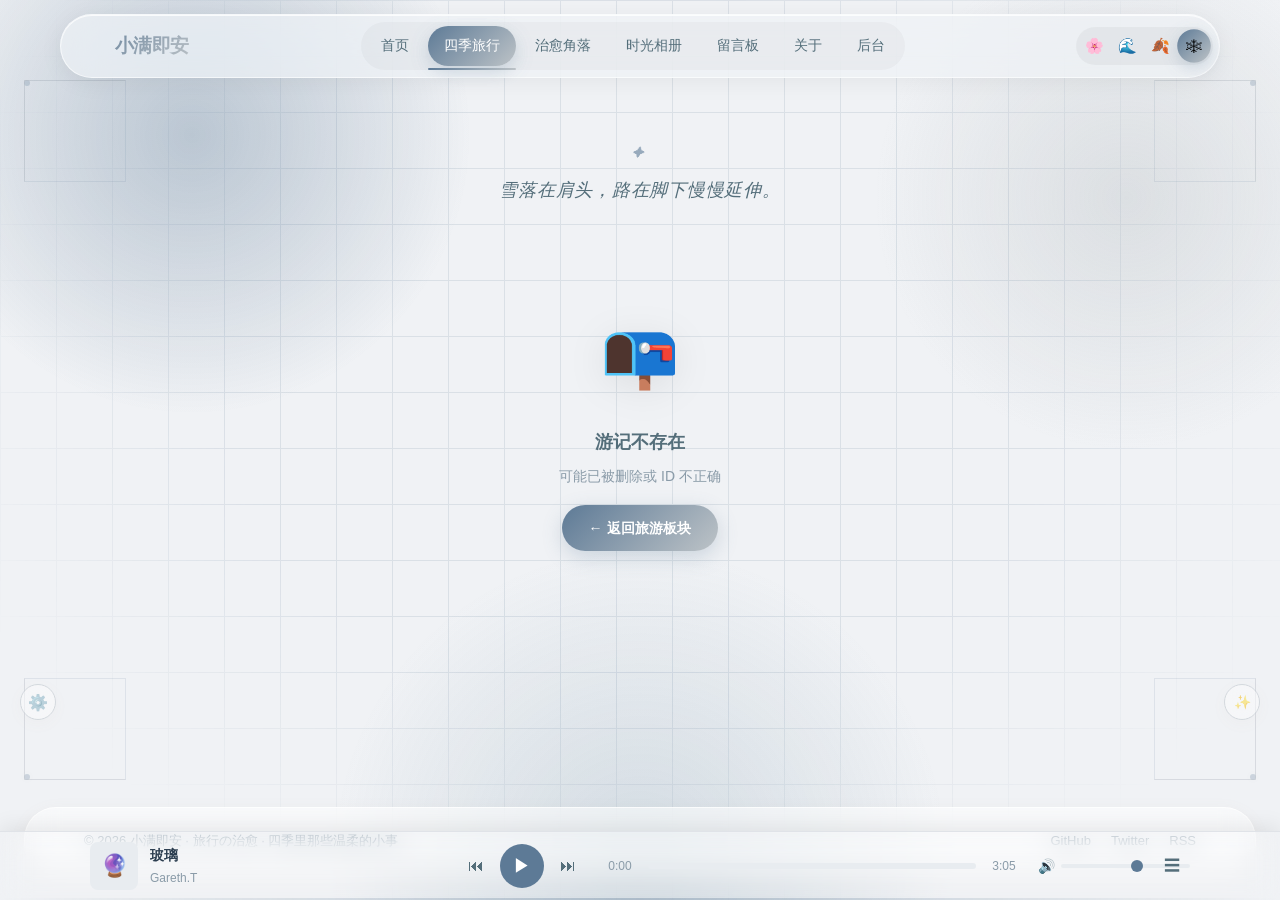
<file: travel-detail.html>
<!DOCTYPE html>
<html lang="zh-CN">
<head>
  <meta charset="UTF-8">
  <meta name="viewport" content="width=device-width, initial-scale=1.0">
  <title>游记详情 · 四季旅行</title>
  <!-- REQ-010: 内联初始主题变量防止闪烁 -->
  <script>
    (function() {
      var saved = localStorage.getItem("blog_theme") || "spring";
      var dark = localStorage.getItem("blog_dark") === "true";
      document.documentElement.setAttribute("data-theme", saved);
      if (dark) document.documentElement.setAttribute("data-dark", "true");
    })();
  </script>
  <link rel="stylesheet" href="assets/css/theme.css">
  <link rel="stylesheet" href="assets/css/layout.css">
  <link rel="stylesheet" href="assets/css/components.css">
  <link rel="stylesheet" href="assets/css/pages.css">
  <link rel="stylesheet" href="assets/css/player.css">
  <link rel="stylesheet" href="assets/css/tech.css">
</head>
<body data-page="travel">
  <main class="site-main">
    <div class="container" id="detailContainer"></div>
  </main>

  <script src="assets/js/data.js"></script>
  <script src="assets/js/theme.js"></script>
  <script src="assets/js/player.js"></script>
  <script src="assets/js/app.js"></script>
  <script>
    (function renderDetail() {
      const id = App.getParam("id");
      const post = DB.getTravelPost(id);
      const container = document.getElementById("detailContainer");

      if (!post) {
        container.innerHTML = `
          <div class="empty-state">
            <div class="empty-icon">📭</div>
            <h3>游记不存在</h3>
            <p>可能已被删除或 ID 不正确</p>
            <a href="travel.html" class="btn" style="margin-top:16px">← 返回旅游板块</a>
          </div>
        `;
        return;
      }

      const seasonLabels = { spring: "🌸 春天", summer: "🌊 夏天", autumn: "🍁 秋天", winter: "❄️ 冬天" };
      const postPlaces = (post.placeIds || []).map(pid => DB.getTravelPlace(pid)).filter(Boolean);
      const relatedPosts = DB.getTravelPosts(post.season).filter(p => p.id !== post.id).slice(0, 3);

      // 相关地点链接
      const placeLinks = postPlaces.map(p => `<a href="travel-map.html?place=${p.id}" style="color:var(--accent)">${App.escapeHtml(p.name)}</a>`).join(" · ");

      container.innerHTML = `
        <!-- 面包屑 -->
        <div style="margin-bottom:16px;font-size:13px;color:var(--text-muted)">
          <a href="travel.html">四季旅行</a> &raquo;
          <a href="travel.html?season=${post.season}">${seasonLabels[post.season]}</a> &raquo;
          <span style="color:var(--text-primary)">${App.escapeHtml(post.title)}</span>
        </div>

        <!-- 最佳旅行时间卡片 -->
        <div class="best-time-card">
          <div class="best-time-item">
            <span class="bt-label">📅 最佳月份</span>
            <span class="bt-value">${App.escapeHtml(post.bestTime.months)}</span>
          </div>
          <div class="best-time-item">
            <span class="bt-label">☀️ 天气特点</span>
            <span class="bt-value">${App.escapeHtml(post.bestTime.weather)}</span>
          </div>
          <div class="best-time-item">
            <span class="bt-label">👕 推荐穿搭</span>
            <span class="bt-value">${App.escapeHtml(post.bestTime.outfit)}</span>
          </div>
          <div class="best-time-item">
            <span class="bt-label">👥 适合人群</span>
            <span class="bt-value">${post.bestTime.crowd === "很多" ? "📢 热门景点" : post.bestTime.crowd === "较多" ? "👥 会有不少游客" : post.bestTime.crowd === "中等" ? "🙂 人流量适中" : "🤫 较为清静"}</span>
          </div>
          <div class="best-time-item full">
            <span class="bt-label">⚠️ 避坑提示</span>
            <span class="bt-value">${App.escapeHtml(post.bestTime.tips)}</span>
          </div>
        </div>

        <!-- 游记正文 -->
        <article class="travel-detail">
          <div class="travel-detail-head">
            <h1>${App.escapeHtml(post.title)}</h1>
            <div class="detail-meta">
              <span class="season-tag ${post.season}">${seasonLabels[post.season]}</span>
              <span>📅 ${post.date}</span>
              <span>👁 ${App.formatViews(post.views)}</span>
              ${postPlaces.length ? `<span>📍 ${placeLinks}</span>` : ""}
            </div>
          </div>

          <div class="detail-cover" style="background-image:url('${post.cover}')"></div>

          <div class="detail-body">${post.content}</div>
        </article>

        <!-- 旅行清单与预算模块 -->
        <div class="travel-checklist">
          <h3>🎒 旅行清单与预算</h3>
          <div class="checklist-grid">
            <div class="checklist-section">
              <h4>🧳 行李清单</h4>
              <ul>${post.checklist.luggage.map(x => `<li>${App.escapeHtml(x)}</li>`).join("")}</ul>
            </div>
            <div class="checklist-section">
              <h4>🚗 交通方式</h4>
              <ul>${post.checklist.transport.map(x => `<li>${App.escapeHtml(x)}</li>`).join("")}</ul>
            </div>
            <div class="checklist-section">
              <h4>🏨 住宿推荐</h4>
              <ul>${post.checklist.stay.map(x => `<li>${App.escapeHtml(x)}</li>`).join("")}</ul>
            </div>
            <div class="checklist-section">
              <h4>💰 预算参考</h4>
              <div class="budget-box">
                <div class="budget-main">
                  <div>
                    <div class="budget-num">¥${post.checklist.budget.person}<span>/人</span></div>
                    <div class="text-sm text-muted">约 ${post.checklist.budget.days} 天</div>
                  </div>
                </div>
                <div class="budget-items">
                  ${post.checklist.budget.items.map(x => `<span class="budget-chip">${App.escapeHtml(x)}</span>`).join("")}
                </div>
              </div>
            </div>
          </div>
          <div class="recommend-avoid">
            <div class="ra-box ra-good">
              <h5>✅ 推荐</h5>
              <ul>${post.checklist.recommend.map(x => `<li>${App.escapeHtml(x)}</li>`).join("")}</ul>
            </div>
            <div class="ra-box ra-bad">
              <h5>❌ 不推荐</h5>
              <ul>${post.checklist.avoid.map(x => `<li>${App.escapeHtml(x)}</li>`).join("")}</ul>
            </div>
          </div>
        </div>

        <!-- 相关游记推荐 -->
        ${relatedPosts.length ? `
          <h2 class="section-title"><span class="title-icon">🔗</span> 同季节相关游记</h2>
          <div class="related-posts">
            ${relatedPosts.map(r => `
              <div class="related-post-card" onclick="location.href='travel-detail.html?id=${r.id}'">
                <div class="related-post-cover" style="background-image:url('${r.cover}')"></div>
                <div class="related-post-info">
                  <h4>${App.escapeHtml(r.title)}</h4>
                  <div class="related-post-meta">${r.date} · ${r.views} 次阅读</div>
                </div>
              </div>
            `).join("")}
          </div>
        ` : ""}
      `;

      // 更新页面标题
      document.title = `${post.title} · 四季旅行`;
    })();
  </script>


  <!-- 科技感装饰层 -->
  <div class="tech-corner tech-tl"></div>
  <div class="tech-corner tech-tr"></div>
  <div class="tech-corner tech-bl"></div>
  <div class="tech-corner tech-br"></div>
  <div class="tech-data-stream"></div>
</body>
</html>
</file>
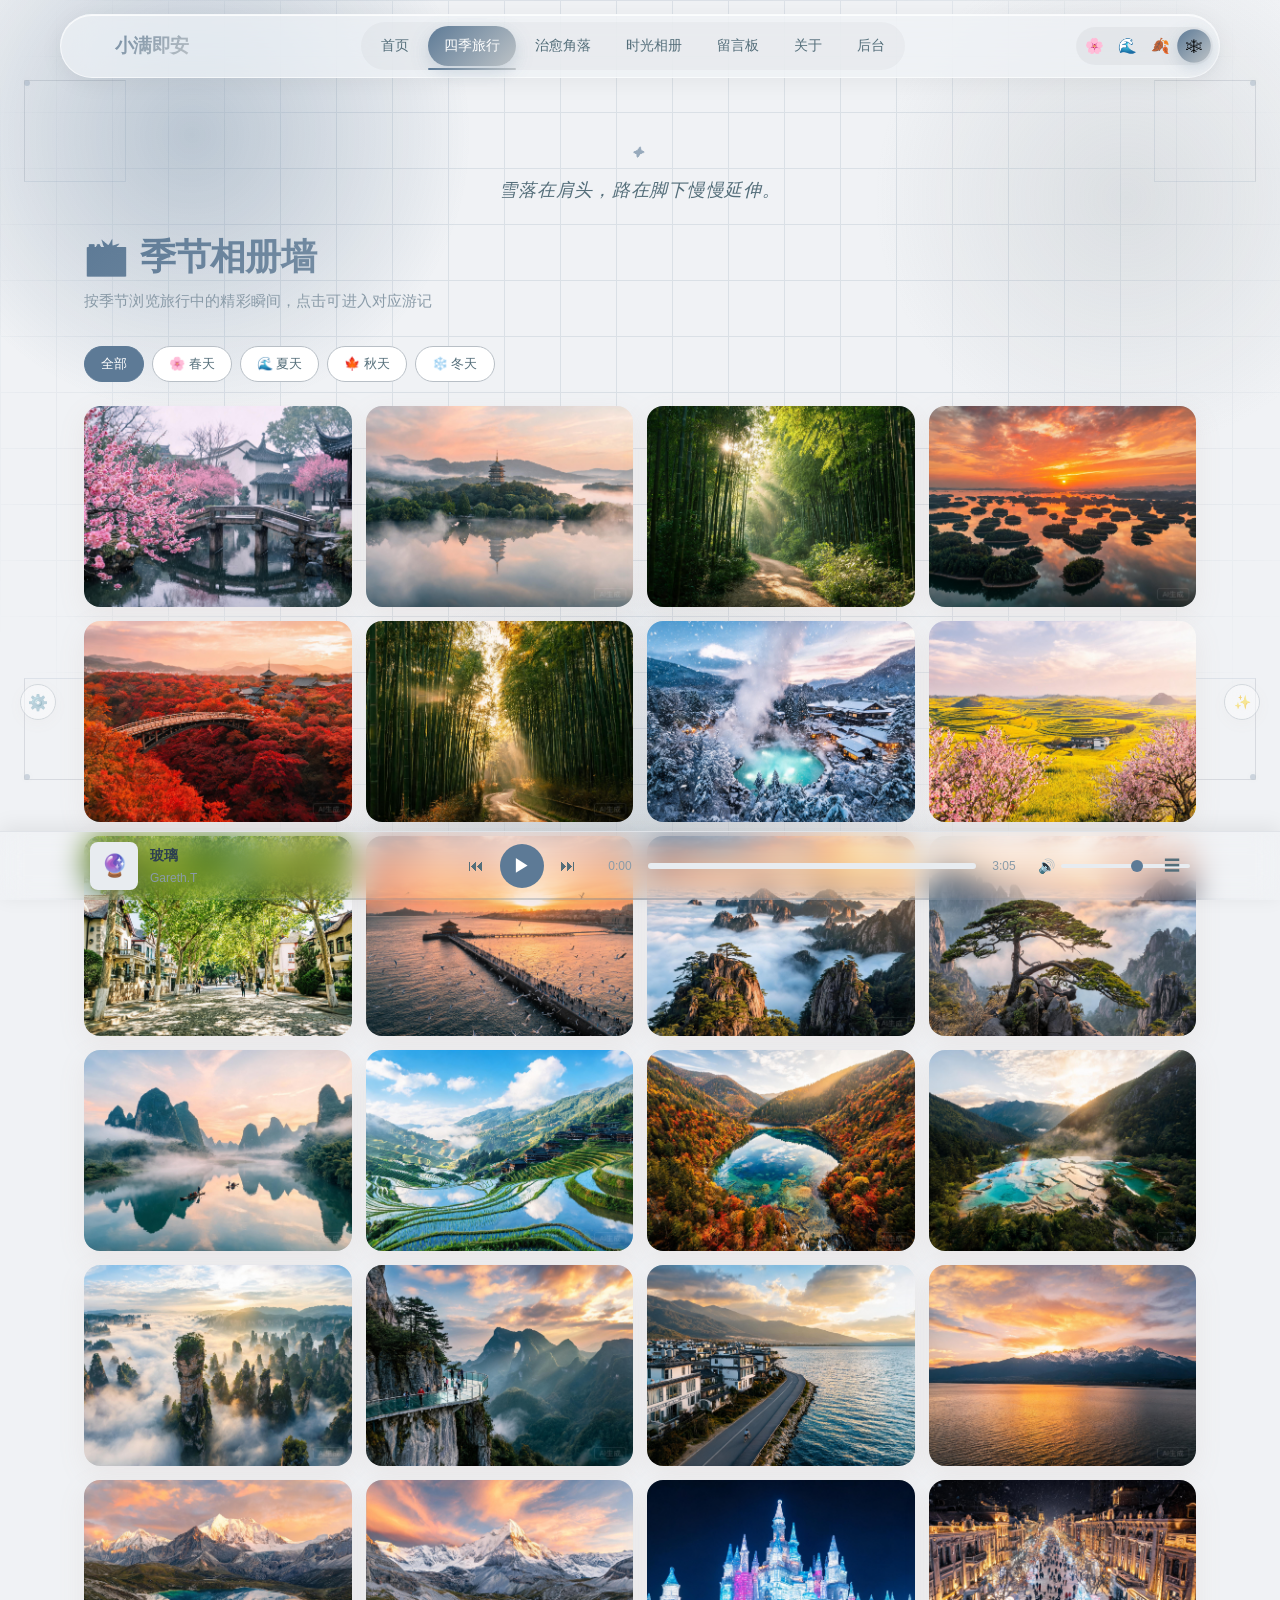
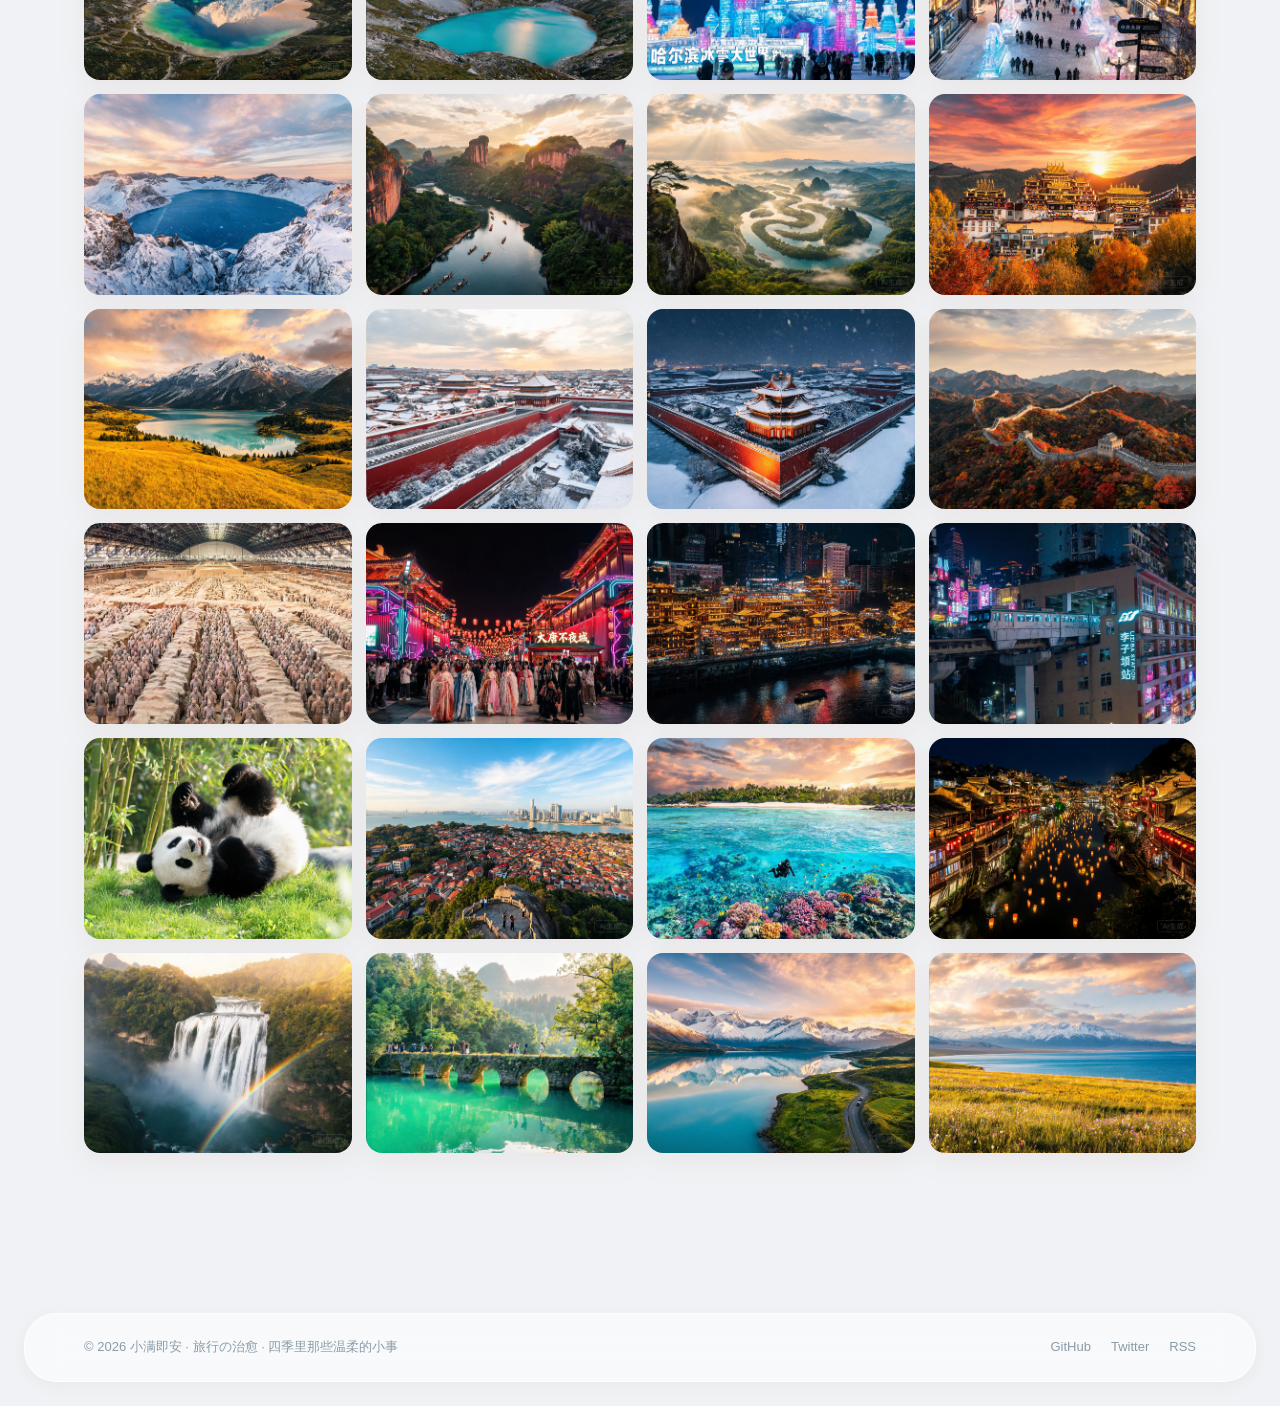
<file: travel-gallery.html>
<!DOCTYPE html>
<html lang="zh-CN">
<head>
  <meta charset="UTF-8">
  <meta name="viewport" content="width=device-width, initial-scale=1.0">
  <title>季节相册墙 · 四季旅行</title>
  <!-- REQ-010: 内联初始主题变量防止闪烁 -->
  <script>
    (function() {
      var saved = localStorage.getItem("blog_theme") || "spring";
      var dark = localStorage.getItem("blog_dark") === "true";
      document.documentElement.setAttribute("data-theme", saved);
      if (dark) document.documentElement.setAttribute("data-dark", "true");
    })();
  </script>
  <link rel="stylesheet" href="assets/css/theme.css">
  <link rel="stylesheet" href="assets/css/layout.css">
  <link rel="stylesheet" href="assets/css/components.css">
  <link rel="stylesheet" href="assets/css/pages.css">
  <link rel="stylesheet" href="assets/css/player.css">
  <link rel="stylesheet" href="assets/css/tech.css">
</head>
<body data-page="travel">
  <main class="site-main">
    <div class="container">

      <h1 class="page-title"><span>📸</span> 季节相册墙</h1>
      <p class="page-subtitle">按季节浏览旅行中的精彩瞬间，点击可进入对应游记</p>

      <!-- 季节筛选 -->
      <div class="album-filter" id="seasonFilter">
        <button class="filter-btn active" data-season="all">全部</button>
        <button class="filter-btn" data-season="spring">🌸 春天</button>
        <button class="filter-btn" data-season="summer">🌊 夏天</button>
        <button class="filter-btn" data-season="autumn">🍁 秋天</button>
        <button class="filter-btn" data-season="winter">❄️ 冬天</button>
      </div>

      <!-- 相册网格 -->
      <div class="gallery-grid" id="galleryGrid"></div>

    </div>
  </main>

  <script src="assets/js/data.js"></script>
  <script src="assets/js/theme.js"></script>
  <script src="assets/js/player.js"></script>
  <script src="assets/js/app.js"></script>
  <script>
    (function renderGallery() {
      let currentSeason = "all";
      const SEASON_ICONS = { spring: "🌸", summer: "🌊", autumn: "🍁", winter: "❄️" };

      function render() {
        const photos = currentSeason === "all" ? DB.getTravelGallery() : DB.getTravelGallery(currentSeason);
        document.getElementById("galleryGrid").innerHTML = photos.map(p => {
          const post = DB.getTravelPost(p.postId);
          return `
            <div class="gallery-photo" onclick="${post ? `location.href='travel-detail.html?id=${p.postId}'` : ""}">
              <div class="photo-cover" style="background-image:url('${p.cover}')"></div>
              <div class="photo-overlay">
                <strong>${SEASON_ICONS[p.season]} ${App.escapeHtml(p.title)}</strong>
                ${post ? `<span style="opacity:0.8">📖 ${App.escapeHtml(post.title)}</span>` : ""}
              </div>
            </div>
          `;
        }).join("") || `<div class="empty-state" style="grid-column:1/-1"><div class="empty-icon">📷</div><p>这个季节还没有照片</p></div>`;
      }

      document.getElementById("seasonFilter").addEventListener("click", (e) => {
        const btn = e.target.closest(".filter-btn");
        if (!btn) return;
        document.querySelectorAll("#seasonFilter .filter-btn").forEach(b => b.classList.remove("active"));
        btn.classList.add("active");
        currentSeason = btn.dataset.season;
        render();
      });

      render();
    })();
  </script>


  <!-- 科技感装饰层 -->
  <div class="tech-corner tech-tl"></div>
  <div class="tech-corner tech-tr"></div>
  <div class="tech-corner tech-bl"></div>
  <div class="tech-corner tech-br"></div>
  <div class="tech-data-stream"></div>
</body>
</html>
</file>
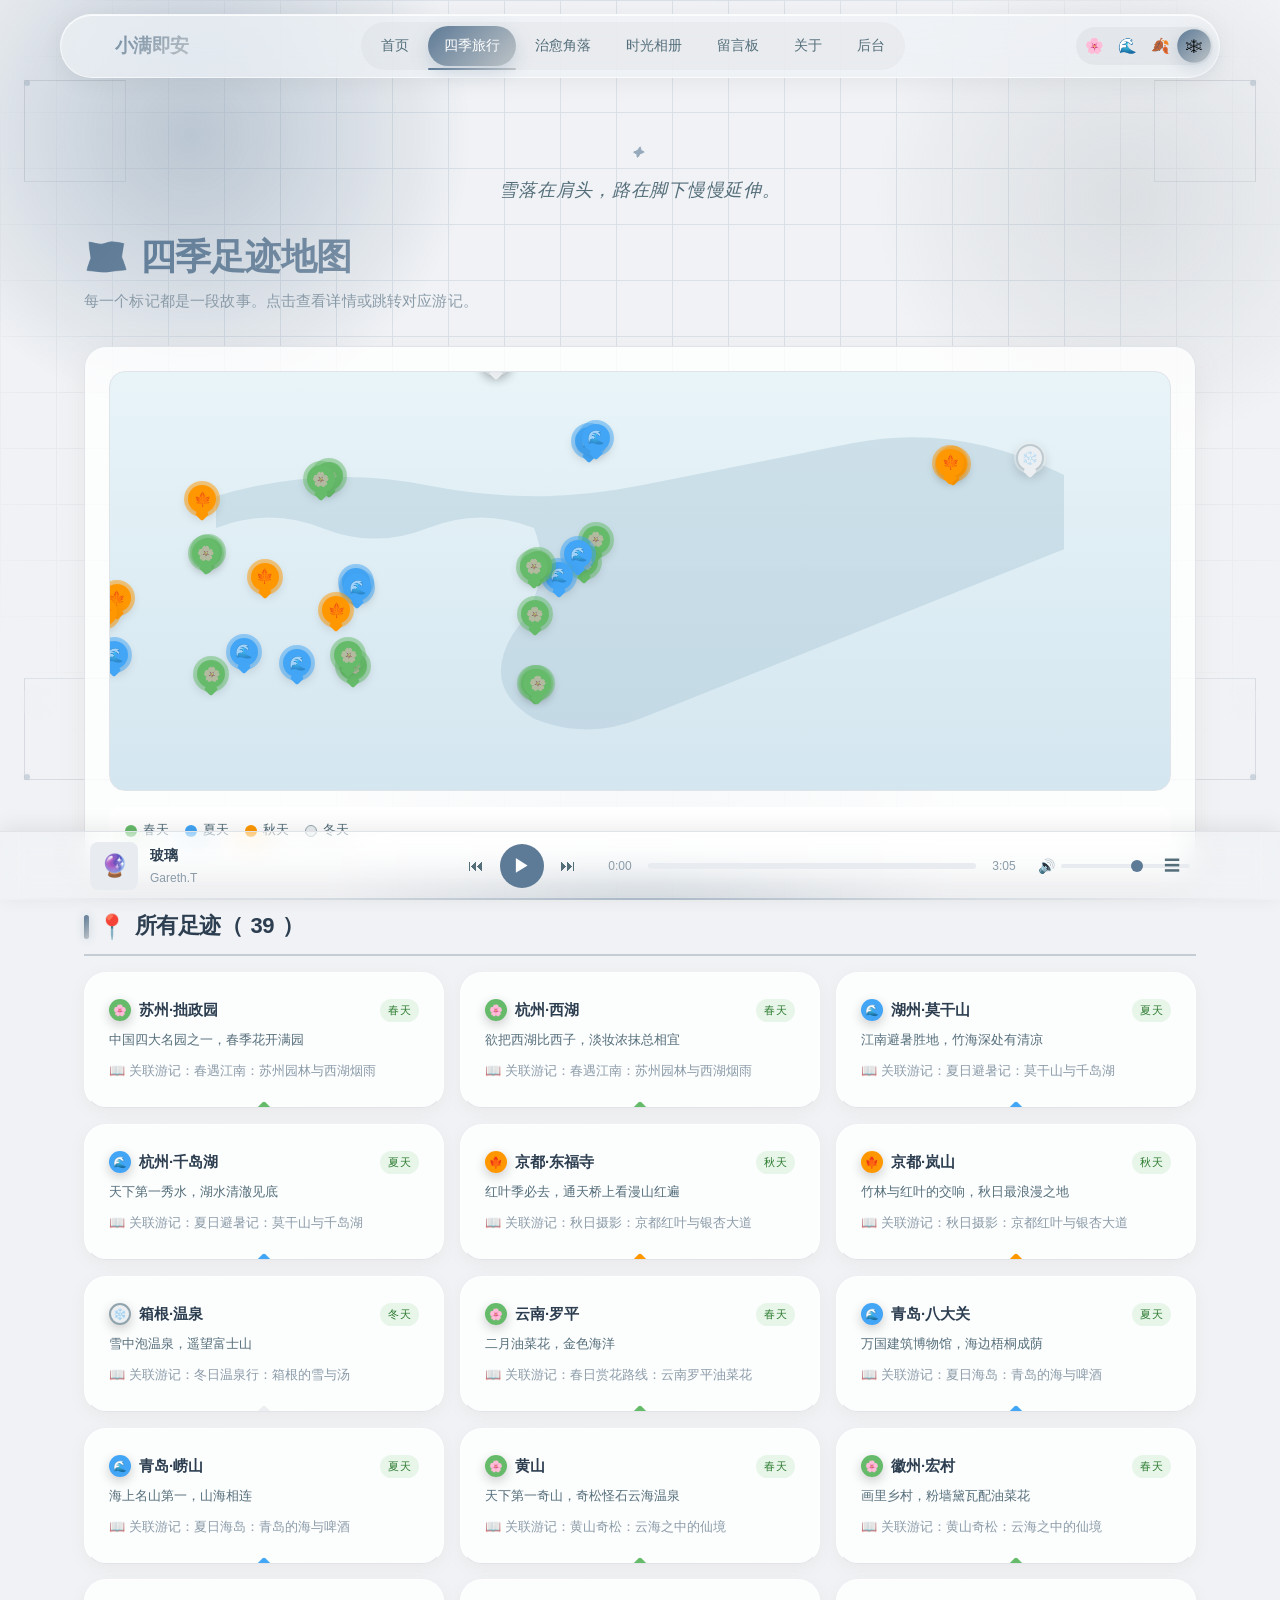
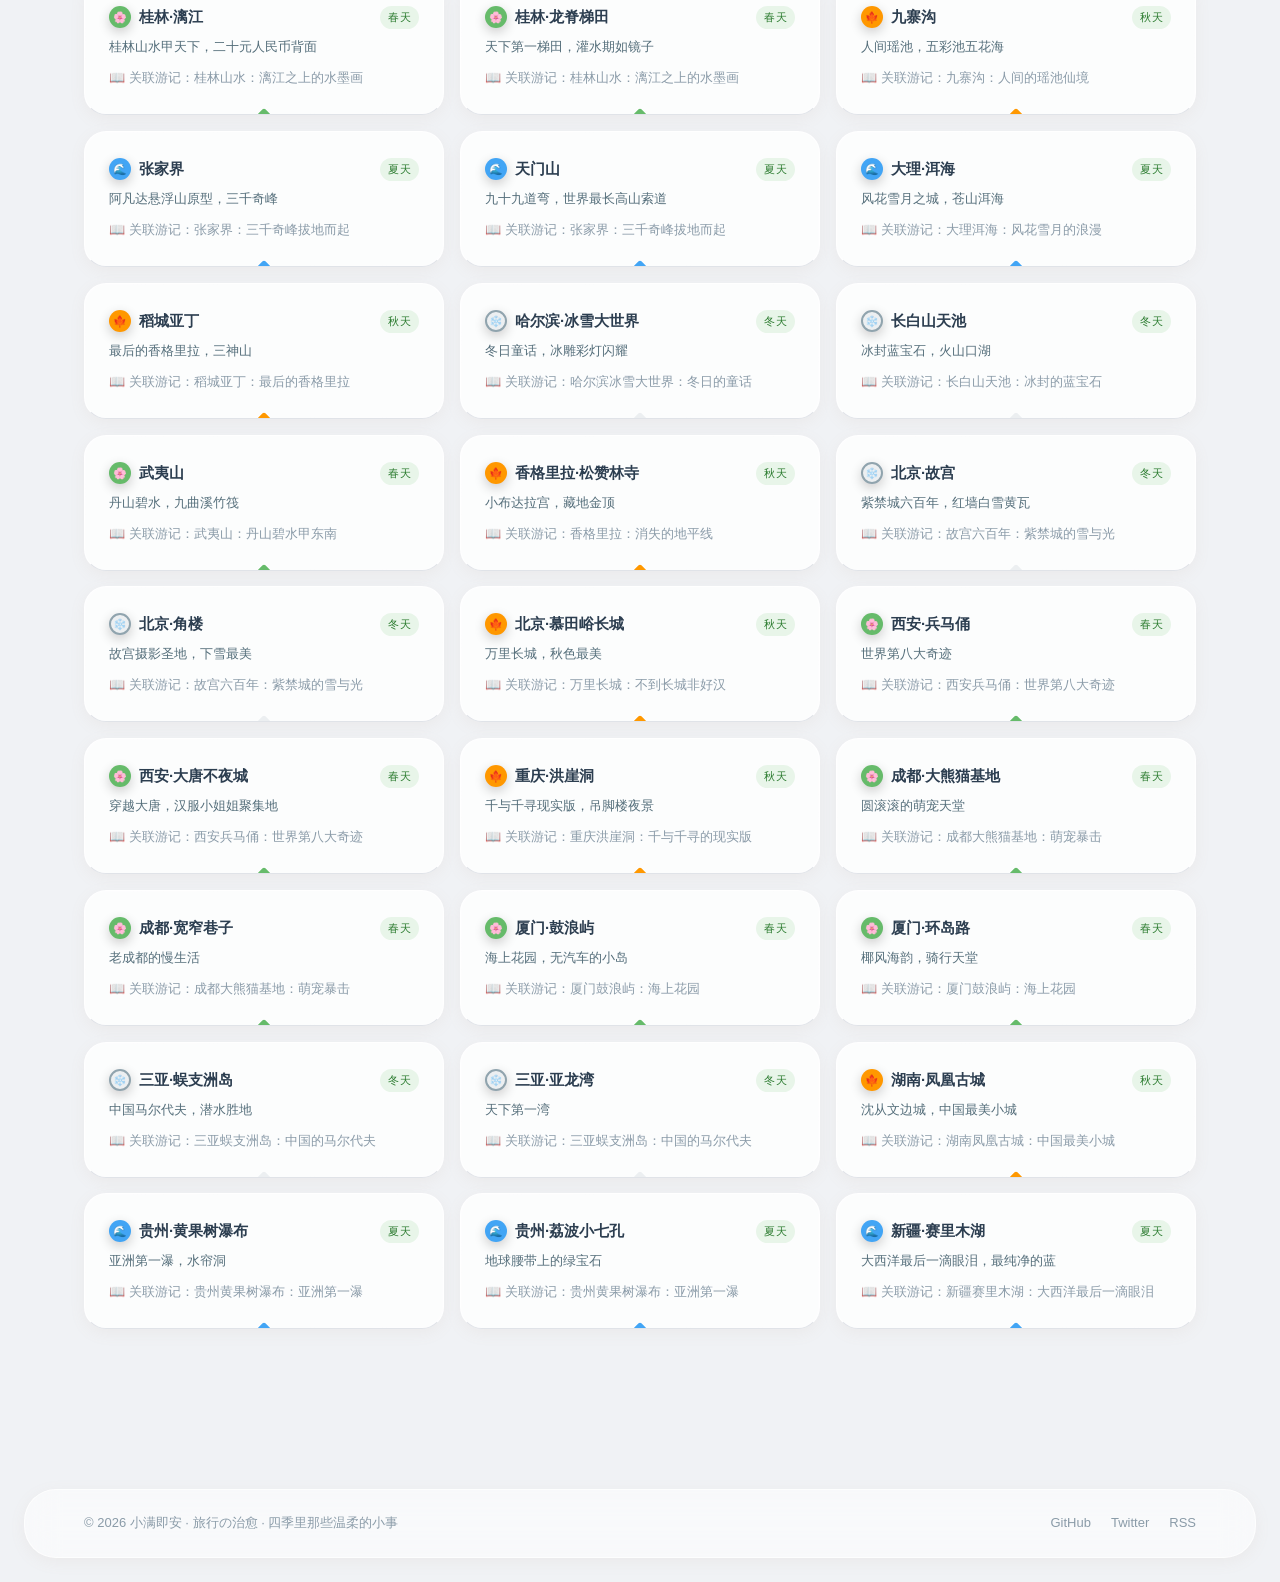
<file: travel-map.html>
<!DOCTYPE html>
<html lang="zh-CN">
<head>
  <meta charset="UTF-8">
  <meta name="viewport" content="width=device-width, initial-scale=1.0">
  <title>四季足迹地图 · 四季旅行</title>
  <!-- REQ-010: 内联初始主题变量防止闪烁 -->
  <script>
    (function() {
      var saved = localStorage.getItem("blog_theme") || "spring";
      var dark = localStorage.getItem("blog_dark") === "true";
      document.documentElement.setAttribute("data-theme", saved);
      if (dark) document.documentElement.setAttribute("data-dark", "true");
    })();
  </script>
  <link rel="stylesheet" href="assets/css/theme.css">
  <link rel="stylesheet" href="assets/css/layout.css">
  <link rel="stylesheet" href="assets/css/components.css">
  <link rel="stylesheet" href="assets/css/pages.css">
  <link rel="stylesheet" href="assets/css/player.css">
  <link rel="stylesheet" href="assets/css/tech.css">
</head>
<body data-page="travel">
  <main class="site-main">
    <div class="container">

      <h1 class="page-title"><span>🗺️</span> 四季足迹地图</h1>
      <p class="page-subtitle">每一个标记都是一段故事。点击查看详情或跳转对应游记。</p>

      <!-- 地图区域 -->
      <div class="travel-map-wrap">
        <div class="travel-map" id="travelMap">
          <div class="map-continents"></div>
          <!-- 标记点由 JS 动态生成 -->
        </div>
        <div class="map-legend">
          <div class="map-legend-item"><span class="map-legend-dot" style="background:#66bb6a"></span>春天</div>
          <div class="map-legend-item"><span class="map-legend-dot" style="background:#42a5f5"></span>夏天</div>
          <div class="map-legend-item"><span class="map-legend-dot" style="background:#ff9800"></span>秋天</div>
          <div class="map-legend-item"><span class="map-legend-dot" style="background:#eceff1;border:1px solid #90a4ae"></span>冬天</div>
        </div>
      </div>

      <!-- 地点列表 -->
      <h2 class="section-title"><span class="title-icon">📍</span> 所有足迹（<span id="placeCount">0</span>）</h2>
      <div id="placeList" style="display:grid;grid-template-columns:repeat(auto-fill,minmax(280px,1fr));gap:16px"></div>

    </div>
  </main>

  <script src="assets/js/data.js"></script>
  <script src="assets/js/theme.js"></script>
  <script src="assets/js/player.js"></script>
  <script src="assets/js/app.js"></script>
  <script>
    (function renderMap() {
      // 使用 URL 参数的 place 高亮
      const highlightPlace = App.getParam("place");
      const places = DB.getTravelPlaces();
      const mapEl = document.getElementById("travelMap");

      // 将经纬度映射到地图相对位置（0-100%）
      // lng 范围 104-140（覆盖东亚），lat 范围 24-36
      // 地图 viewBox 1000x500，位置用百分比
      function latLngToPercent(lat, lng) {
        const minLng = 100, maxLng = 145;
        const minLat = 20, maxLat = 40;
        const x = ((lng - minLng) / (maxLng - minLng)) * 100;
        const y = ((maxLat - lat) / (maxLat - minLat)) * 100;
        return { x, y };
      }

      const SEASON_ICONS = { spring: "🌸", summer: "🌊", autumn: "🍁", winter: "❄️" };
      const SEASON_LABELS = { spring: "春天", summer: "夏天", autumn: "秋天", winter: "冬天" };

      // 渲染地图标记
      const markersHTML = places.map(p => {
        const { x, y } = latLngToPercent(p.lat, p.lng);
        const highlighted = highlightPlace && parseInt(highlightPlace) === p.id;
        return `
          <div class="map-marker ${p.season}" 
               style="left:${x}%;top:${y}%" 
               title="${p.name} · ${SEASON_LABELS[p.season]}"
               data-place-id="${p.id}">
            <div class="marker-pulse" style="background:${getComputedStyleFor(p.season)}"></div>
            ${SEASON_ICONS[p.season]}
          </div>
        `;
      }).join("");

      function getComputedStyleFor(season) {
        return { spring: "#66bb6a", summer: "#42a5f5", autumn: "#ff9800", winter: "#eceff1" }[season] || "#666";
      }

      mapEl.insertAdjacentHTML("beforeend", markersHTML);

      // 点击标记跳转
      mapEl.querySelectorAll(".map-marker").forEach(marker => {
        marker.addEventListener("click", () => {
          const pid = marker.dataset.placeId;
          const place = DB.getTravelPlace(pid);
          if (place && place.postIds && place.postIds.length) {
            location.href = `travel-detail.html?id=${place.postIds[0]}`;
          }
        });
      });

      // 渲染地点列表
      document.getElementById("placeCount").textContent = places.length;
      document.getElementById("placeList").innerHTML = places.map(p => {
        const post = DB.getTravelPost(p.postIds[0]);
        return `
          <div class="card" style="transition:var(--transition);cursor:pointer" onclick="location.href='travel-detail.html?id=${p.postIds[0]}'">
            <div class="card-body">
              <div style="display:flex;align-items:center;gap:8px;margin-bottom:6px">
                <span class="map-marker ${p.season}" style="position:static;transform:none;width:22px;height:22px;font-size:11px">${SEASON_ICONS[p.season]}</span>
                <strong style="font-size:15px;color:var(--text-primary)">${App.escapeHtml(p.name)}</strong>
                <span class="status-badge status-approved" style="margin-left:auto">${SEASON_LABELS[p.season]}</span>
              </div>
              <p style="font-size:13px;color:var(--text-secondary);margin-bottom:8px">${App.escapeHtml(p.desc)}</p>
              ${post ? `<p class="text-muted text-sm">📖 关联游记：${App.escapeHtml(post.title)}</p>` : ""}
            </div>
          </div>
        `;
      }).join("");
    })();
  </script>


  <!-- 科技感装饰层 -->
  <div class="tech-corner tech-tl"></div>
  <div class="tech-corner tech-tr"></div>
  <div class="tech-corner tech-bl"></div>
  <div class="tech-corner tech-br"></div>
  <div class="tech-data-stream"></div>
</body>
</html>
</file>
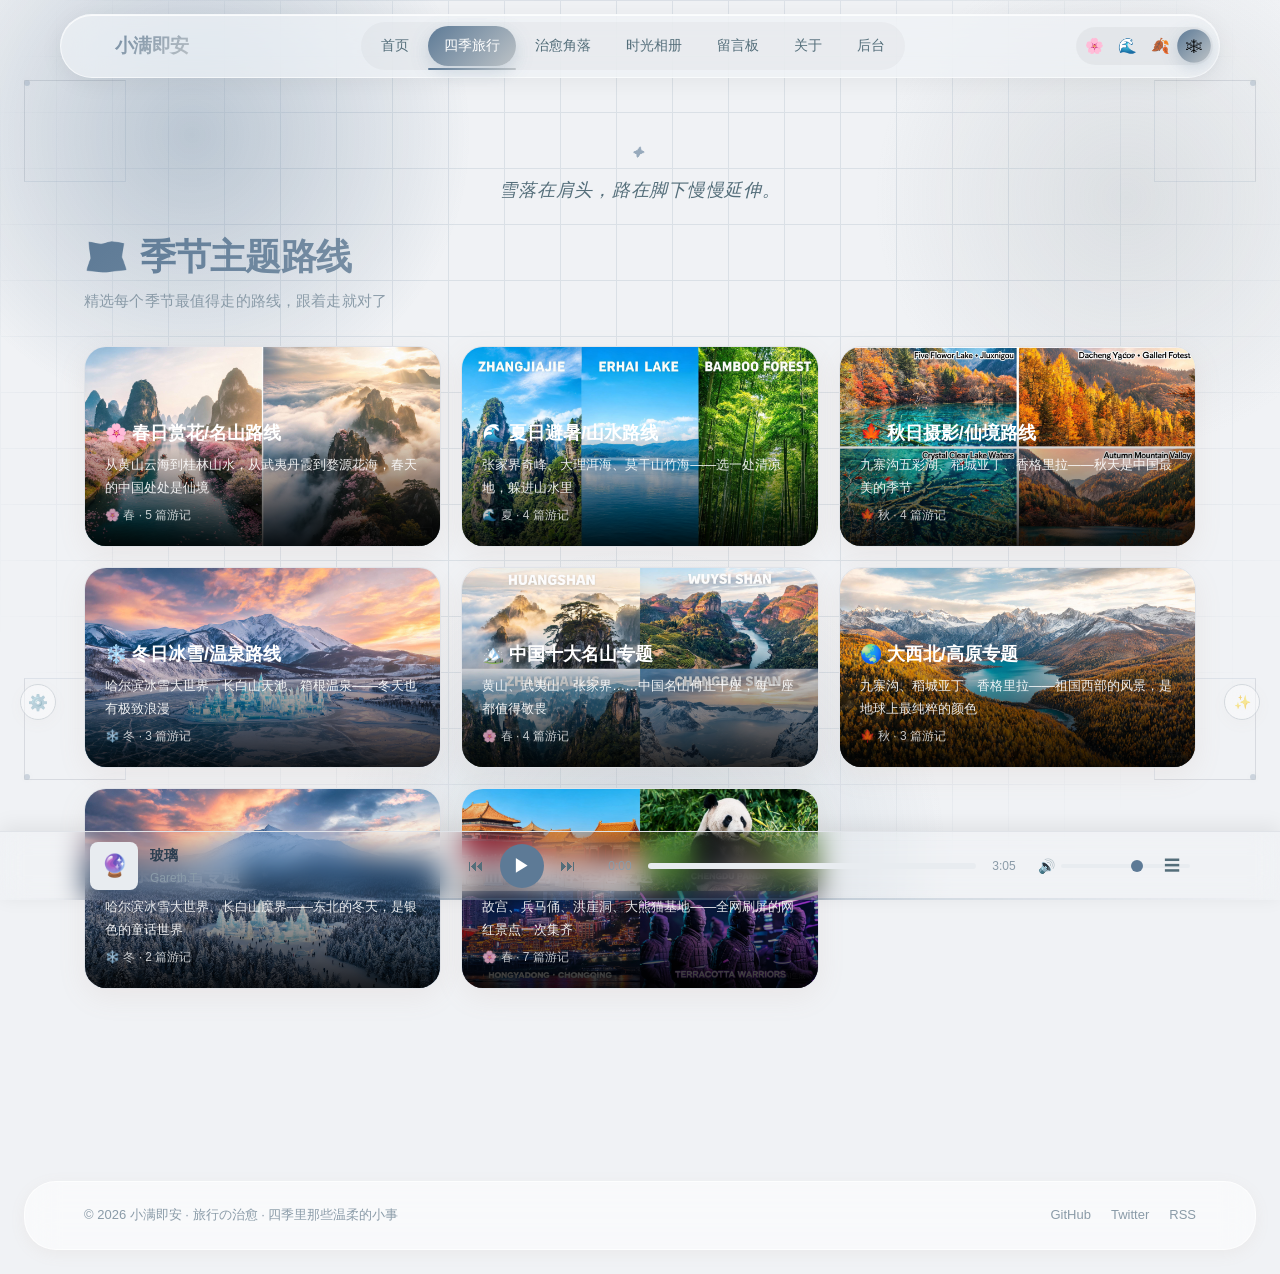
<file: travel-topic.html>
<!DOCTYPE html>
<html lang="zh-CN">
<head>
  <meta charset="UTF-8">
  <meta name="viewport" content="width=device-width, initial-scale=1.0">
  <title>主题路线 · 四季旅行</title>
  <!-- REQ-010: 内联初始主题变量防止闪烁 -->
  <script>
    (function() {
      var saved = localStorage.getItem("blog_theme") || "spring";
      var dark = localStorage.getItem("blog_dark") === "true";
      document.documentElement.setAttribute("data-theme", saved);
      if (dark) document.documentElement.setAttribute("data-dark", "true");
    })();
  </script>
  <link rel="stylesheet" href="assets/css/theme.css">
  <link rel="stylesheet" href="assets/css/layout.css">
  <link rel="stylesheet" href="assets/css/components.css">
  <link rel="stylesheet" href="assets/css/pages.css">
  <link rel="stylesheet" href="assets/css/player.css">
  <link rel="stylesheet" href="assets/css/tech.css">
</head>
<body data-page="travel">
  <main class="site-main">
    <div class="container" id="topicContainer"></div>
  </main>

  <script src="assets/js/data.js"></script>
  <script src="assets/js/theme.js"></script>
  <script src="assets/js/player.js"></script>
  <script src="assets/js/app.js"></script>
  <script>
    (function renderTopic() {
      const container = document.getElementById("topicContainer");
      const id = App.getParam("id");
      let topic = id ? DB.getTravelTopic(id) : null;

      const seasonLabels = { spring: "🌸 春", summer: "🌊 夏", autumn: "🍁 秋", winter: "❄️ 冬" };

      if (!topic) {
        // 没有指定 ID，渲染全部专题列表
        const topics = DB.getTravelTopics();
        container.innerHTML = `
          <h1 class="page-title"><span>🗺️</span> 季节主题路线</h1>
          <p class="page-subtitle">精选每个季节最值得走的路线，跟着走就对了</p>
          <div class="topic-grid">
            ${topics.map(t => {
              const posts = DB.getTravelPosts().filter(p => t.postIds.includes(p.id));
              return `
                <div class="topic-card" onclick="location.href='travel-topic.html?id=${t.id}'">
                  <div class="topic-bg" style="background-image:url('${t.cover}')"></div>
                  <div class="topic-overlay">
                    <h3>${App.escapeHtml(t.title)}</h3>
                    <p>${App.escapeHtml(t.desc)}</p>
                    <span class="topic-count">${seasonLabels[t.season]} · ${posts.length} 篇游记</span>
                  </div>
                </div>
              `;
            }).join("")}
          </div>
        `;
        return;
      }

      // 渲染单个专题详情
      const posts = DB.getTravelPosts().filter(p => topic.postIds.includes(p.id)).sort((a, b) => b.date.localeCompare(a.date));

      container.innerHTML = `
        <div class="topic-header">
          <div class="topic-header-bg" style="background-image:url('${topic.cover}')"></div>
          <div class="topic-header-overlay">
            <div>
              <h1>${App.escapeHtml(topic.title)}</h1>
              <p>${App.escapeHtml(topic.desc)}</p>
            </div>
          </div>
        </div>

        <div style="margin-bottom:20px;font-size:13px;color:var(--text-muted)">
          <a href="travel.html">← 返回四季旅行</a>
        </div>

        <h2 class="section-title"><span class="title-icon">📋</span> 包含游记（${posts.length}）</h2>
        <div class="travel-preview">
          ${posts.map(p => `
            <div class="travel-preview-card" onclick="location.href='travel-detail.html?id=${p.id}'">
              <div class="tp-cover" style="background-image:url('${p.cover}')"></div>
              <div class="tp-info">
                <h4>${App.escapeHtml(p.title)}</h4>
                <p>${App.escapeHtml(p.excerpt)}</p>
                <div class="tp-meta">${p.date} · ${p.views} 次阅读</div>
              </div>
            </div>
          `).join("")}
        </div>
      `;

      document.title = `${topic.title} · 四季旅行`;
    })();
  </script>


  <!-- 科技感装饰层 -->
  <div class="tech-corner tech-tl"></div>
  <div class="tech-corner tech-tr"></div>
  <div class="tech-corner tech-bl"></div>
  <div class="tech-corner tech-br"></div>
  <div class="tech-data-stream"></div>
</body>
</html>
</file>
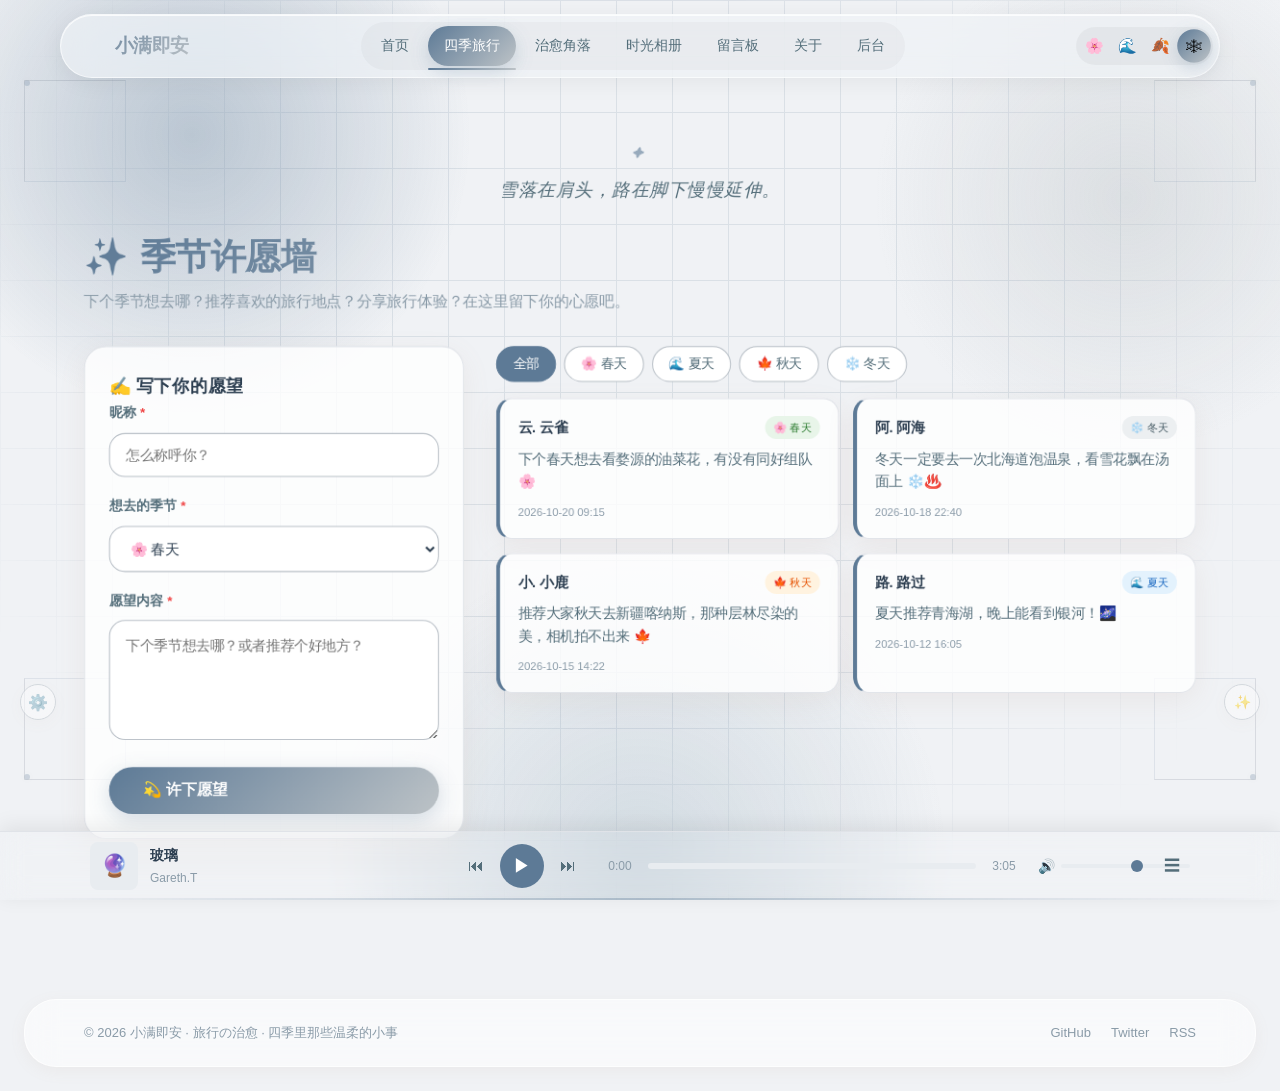
<file: travel-wish.html>
<!DOCTYPE html>
<html lang="zh-CN">
<head>
  <meta charset="UTF-8">
  <meta name="viewport" content="width=device-width, initial-scale=1.0">
  <title>季节许愿墙 · 四季旅行</title>
  <!-- REQ-010: 内联初始主题变量防止闪烁 -->
  <script>
    (function() {
      var saved = localStorage.getItem("blog_theme") || "spring";
      var dark = localStorage.getItem("blog_dark") === "true";
      document.documentElement.setAttribute("data-theme", saved);
      if (dark) document.documentElement.setAttribute("data-dark", "true");
    })();
  </script>
  <link rel="stylesheet" href="assets/css/theme.css">
  <link rel="stylesheet" href="assets/css/layout.css">
  <link rel="stylesheet" href="assets/css/components.css">
  <link rel="stylesheet" href="assets/css/pages.css">
  <link rel="stylesheet" href="assets/css/player.css">
  <link rel="stylesheet" href="assets/css/tech.css">
</head>
<body data-page="travel">
  <main class="site-main">
    <div class="container">

      <h1 class="page-title"><span>✨</span> 季节许愿墙</h1>
      <p class="page-subtitle">下个季节想去哪？推荐喜欢的旅行地点？分享旅行体验？在这里留下你的心愿吧。</p>

      <div class="wish-layout">

        <!-- 许愿表单 -->
        <div class="wish-form-card">
          <h3>✍ 写下你的愿望</h3>
          <form id="wishForm" novalidate>
            <div class="form-group">
              <label class="form-label">昵称 <span class="required">*</span></label>
              <input type="text" class="form-input" id="wishName" maxlength="20" placeholder="怎么称呼你？">
              <div class="form-error" id="errName">请填写昵称</div>
            </div>
            <div class="form-group">
              <label class="form-label">想去的季节 <span class="required">*</span></label>
              <select class="form-select" id="wishSeason">
                <option value="spring">🌸 春天</option>
                <option value="summer">🌊 夏天</option>
                <option value="autumn">🍁 秋天</option>
                <option value="winter">❄️ 冬天</option>
              </select>
            </div>
            <div class="form-group">
              <label class="form-label">愿望内容 <span class="required">*</span></label>
              <textarea class="form-textarea" id="wishContent" maxlength="300" placeholder="下个季节想去哪？或者推荐个好地方？"></textarea>
              <div class="form-error" id="errContent">请填写愿望内容</div>
            </div>
            <button type="submit" class="btn btn-lg" style="width:100%">💫 许下愿望</button>
          </form>
        </div>

        <!-- 许愿列表 -->
        <div>
          <div class="album-filter" id="wishFilter" style="margin-bottom:16px">
            <button class="filter-btn active" data-season="all">全部</button>
            <button class="filter-btn" data-season="spring">🌸 春天</button>
            <button class="filter-btn" data-season="summer">🌊 夏天</button>
            <button class="filter-btn" data-season="autumn">🍁 秋天</button>
            <button class="filter-btn" data-season="winter">❄️ 冬天</button>
          </div>
          <div class="wish-list" id="wishList"></div>
        </div>

      </div>
    </div>
  </main>

  <script src="assets/js/data.js"></script>
  <script src="assets/js/theme.js"></script>
  <script src="assets/js/player.js"></script>
  <script src="assets/js/app.js"></script>
  <script>
    (function renderWishes() {
      let currentSeason = "all";
      const SEASON_TAGS = { spring: { class: "season-tag spring", label: "🌸 春天" }, summer: { class: "season-tag summer", label: "🌊 夏天" }, autumn: { class: "season-tag autumn", label: "🍁 秋天" }, winter: { class: "season-tag winter", label: "❄️ 冬天" } };

      function render() {
        const wishes = currentSeason === "all" ? DB.getTravelWishes() : DB.getTravelWishes(currentSeason);
        document.getElementById("wishList").innerHTML = wishes.map(w => {
          const initial = (w.name || "?").charAt(0).toUpperCase();
          return `
            <div class="wish-item">
              <div class="wish-header">
                <span class="wish-name">${initial}. ${App.escapeHtml(w.name)}</span>
                <span class="wish-season ${SEASON_TAGS[w.season].class}">${SEASON_TAGS[w.season].label}</span>
              </div>
              <div class="wish-content">${App.escapeHtml(w.content)}</div>
              <div class="wish-time">${w.date}</div>
            </div>
          `;
        }).join("") || `<div class="empty-state" style="grid-column:1/-1"><div class="empty-icon">💫</div><p>还没有人许愿，成为第一个吧</p></div>`;
      }

      document.getElementById("wishFilter").addEventListener("click", (e) => {
        const btn = e.target.closest(".filter-btn");
        if (!btn) return;
        document.querySelectorAll("#wishFilter .filter-btn").forEach(b => b.classList.remove("active"));
        btn.classList.add("active");
        currentSeason = btn.dataset.season;
        render();
      });

      document.getElementById("wishForm").addEventListener("submit", (e) => {
        e.preventDefault();
        const name = document.getElementById("wishName").value.trim();
        const season = document.getElementById("wishSeason").value;
        const content = document.getElementById("wishContent").value.trim();

        document.getElementById("errName").classList.toggle("show", !name);
        document.getElementById("errContent").classList.toggle("show", !content);
        if (!name || !content) return;

        DB.addTravelWish({ name, season, content: content.replace(/</g, "&lt;").replace(/>/g, "&gt;") });

        const form = document.getElementById("wishForm");
        form.insertAdjacentHTML("beforebegin", `<div class="alert alert-success">💫 愿望已许下，愿你心想事成！</div>`);
        form.reset();
        setTimeout(() => document.querySelector(".alert-success")?.remove(), 4000);
        render();
      });

      render();
    })();
  </script>


  <!-- 科技感装饰层 -->
  <div class="tech-corner tech-tl"></div>
  <div class="tech-corner tech-tr"></div>
  <div class="tech-corner tech-bl"></div>
  <div class="tech-corner tech-br"></div>
  <div class="tech-data-stream"></div>
</body>
</html>
</file>
<file: assets/css/theme.css>
/* =========================================================
   四季主题系统 — 温暖树洞版
   柔和渐变 · 温暖主色 · 治愈视觉
   适配 REQ-003 情绪映射：
   春 = 希望/新生 · 夏 = 热情/自由 · 秋 = 沉淀/温柔 · 冬 = 宁静/内省
   ========================================================= */

:root {
  /* 圆角系统 */
  --radius-xs: 6px;
  --radius-sm: 10px;
  --radius-md: 16px;
  --radius-lg: 22px;
  --radius-xl: 32px;
  --radius-pill: 999px;

  /* 流畅过渡 — REQ-003: 0.5s~1s 平滑过渡 */
  --transition: all 0.6s cubic-bezier(0.34, 1.56, 0.64, 1);
  --transition-slow: all 0.9s cubic-bezier(0.25, 0.46, 0.45, 0.94);

  /* 温暖阴影 */
  --shadow-soft: 0 4px 16px rgba(180, 140, 120, 0.08);
  --shadow: 0 8px 28px rgba(180, 140, 120, 0.10);
  --shadow-hover: 0 16px 48px rgba(180, 140, 120, 0.16);

  /* 温暖光晕 */
  --neon-glow: 0 0 32px;

  /* 字体大小变量 — REQ-006 */
  --font-scale: 1;
}

/* ============ 春季 — 浅绿希望 ============ */
:root, [data-theme="spring"] {
  --bg-primary: #f8fdf9;
  --bg-secondary: #ffffff;
  --bg-card: rgba(255, 255, 255, 0.8);
  --bg-header: rgba(248, 253, 249, 0.7);
  --bg-footer: #edf6ef;

  --text-primary: #2d3d35;
  --text-secondary: #5a7063;
  --text-muted: #8a9c92;
  --text-on-accent: #ffffff;

  /* REQ-003: 主色调浅绿 #A8D5BA + 嫩粉 #F5C6C6 */
  --accent: #A8D5BA;
  --accent-hover: #8fc4a5;
  --accent-2: #F5C6C6;
  --accent-3: #D4E8D9;
  --accent-gradient: linear-gradient(135deg, #A8D5BA 0%, #F5C6C6 100%);
  --accent-soft: #eaf5ee;
  --accent-border: #c5e3d0;

  --border: #e8f0ea;
  --border-strong: #c4dcd0;

  --neon-color: rgba(168, 213, 186, 0.3);

  --tech-tint: #A8D5BA;

  --decoration: "🌸";
  --bg-blob-1: radial-gradient(circle 380px at 12% 18%, rgba(168,213,186,0.25) 0%, transparent 70%);
  --bg-blob-2: radial-gradient(circle 340px at 88% 22%, rgba(245,198,198,0.20) 0%, transparent 70%);
  --bg-blob-3: radial-gradient(circle 420px at 50% 95%, rgba(212,232,217,0.18) 0%, transparent 70%);
  --hero-gradient: linear-gradient(135deg, #A8D5BA 0%, #F5C6C6 100%);
}

/* ============ 夏季 — 明黄自由 ============ */
[data-theme="summer"] {
  --bg-primary: #fefce8;
  --bg-secondary: #ffffff;
  --bg-card: rgba(255, 255, 255, 0.8);
  --bg-header: rgba(254, 252, 232, 0.7);
  --bg-footer: #fbf3d0;

  --text-primary: #3d3520;
  --text-secondary: #6b5c3a;
  --text-muted: #9d8d65;
  --text-on-accent: #ffffff;

  /* REQ-003: 主色调明黄 #FFE066 + 蔚蓝 #7EC8E3 */
  --accent: #FFD966;
  --accent-hover: #f5cc4d;
  --accent-2: #7EC8E3;
  --accent-3: #FFE89A;
  --accent-gradient: linear-gradient(135deg, #FFD966 0%, #7EC8E3 100%);
  --accent-soft: #fff9db;
  --accent-border: #f5e5a0;

  --border: #f5edd0;
  --border-strong: #e6d790;

  --neon-color: rgba(255, 217, 102, 0.3);

  --tech-tint: #FFD966;

  --decoration: "🌊";
  --bg-blob-1: radial-gradient(circle 400px at 88% 15%, rgba(126,200,227,0.22) 0%, transparent 70%);
  --bg-blob-2: radial-gradient(circle 360px at 10% 25%, rgba(255,217,102,0.22) 0%, transparent 70%);
  --bg-blob-3: radial-gradient(circle 440px at 50% 100%, rgba(255,232,154,0.18) 0%, transparent 70%);
  --hero-gradient: linear-gradient(135deg, #FFD966 0%, #7EC8E3 100%);
}

/* ============ 秋季 — 暖橙温柔 ============ */
[data-theme="autumn"] {
  --bg-primary: #fdf6ee;
  --bg-secondary: #fffdf8;
  --bg-card: rgba(255, 255, 255, 0.8);
  --bg-header: rgba(253, 246, 238, 0.7);
  --bg-footer: #f3e3cf;

  --text-primary: #3d2817;
  --text-secondary: #6b4a30;
  --text-muted: #9d7a5a;
  --text-on-accent: #ffffff;

  /* REQ-003: 主色调暖橙 #F4A460 + 棕褐 #A0522D */
  --accent: #F4A460;
  --accent-hover: #e6914b;
  --accent-2: #A0522D;
  --accent-3: #E8C49A;
  --accent-gradient: linear-gradient(135deg, #F4A460 0%, #A0522D 100%);
  --accent-soft: #faebdc;
  --accent-border: #ecc099;

  --border: #efdfcc;
  --border-strong: #d4b896;

  --neon-color: rgba(244, 164, 96, 0.3);

  --tech-tint: #F4A460;

  --decoration: "🍁";
  --bg-blob-1: radial-gradient(circle 380px at 14% 20%, rgba(244,164,96,0.24) 0%, transparent 70%);
  --bg-blob-2: radial-gradient(circle 340px at 86% 28%, rgba(160,82,45,0.18) 0%, transparent 70%);
  --bg-blob-3: radial-gradient(circle 420px at 50% 96%, rgba(232,196,154,0.20) 0%, transparent 70%);
  --hero-gradient: linear-gradient(135deg, #F4A460 0%, #A0522D 100%);
}

/* ============ 冬季 — 藏蓝宁静 ============ */
[data-theme="winter"] {
  --bg-primary: #f0f2f5;
  --bg-secondary: #ffffff;
  --bg-card: rgba(255, 255, 255, 0.8);
  --bg-header: rgba(240, 242, 245, 0.7);
  --bg-footer: #dfe2e8;

  --text-primary: #2c3e50;
  --text-secondary: #546e7a;
  --text-muted: #8a9ba8;
  --text-on-accent: #ffffff;

  /* REQ-003: 主色调藏蓝 #2C3E50 + 银白 #BDC3C7 */
  --accent: #5d7a96;
  --accent-hover: #4a6480;
  --accent-2: #BDC3C7;
  --accent-3: #8fa8b8;
  --accent-gradient: linear-gradient(135deg, #5d7a96 0%, #BDC3C7 100%);
  --accent-soft: #e8ecf0;
  --accent-border: #c5ccd4;

  --border: #e0e3e8;
  --border-strong: #b8bfc6;

  --neon-color: rgba(93, 122, 150, 0.25);

  --tech-tint: #5d7a96;

  --decoration: "❄";
  --bg-blob-1: radial-gradient(circle 400px at 15% 15%, rgba(93,122,150,0.20) 0%, transparent 70%);
  --bg-blob-2: radial-gradient(circle 360px at 88% 22%, rgba(189,195,199,0.22) 0%, transparent 70%);
  --bg-blob-3: radial-gradient(circle 440px at 50% 95%, rgba(143,168,184,0.16) 0%, transparent 70%);
  --hero-gradient: linear-gradient(135deg, #5d7a96 0%, #BDC3C7 100%);
}

/* ============ REQ-006: 暗色模式 — 暖色调暗色 ============ */
[data-dark="true"] {
  --bg-primary: #2D2D2D;
  --bg-secondary: #3a3a3a;
  --bg-card: rgba(58, 58, 58, 0.9);
  --bg-header: rgba(45, 45, 45, 0.85);
  --bg-footer: #252525;

  --text-primary: #f0ebe3;
  --text-secondary: #c8c0b5;
  --text-muted: #9a9287;
  --text-on-accent: #2D2D2D;

  --border: #4a4a4a;
  --border-strong: #5a5a5a;

  --shadow-soft: 0 4px 16px rgba(0,0,0,0.3);
  --shadow: 0 8px 28px rgba(0,0,0,0.35);
  --shadow-hover: 0 16px 48px rgba(0,0,0,0.4);
}

/* ============ 全局过渡动画 — REQ-003: 平滑 0.6s ============ */
* {
  transition:
    background-color 0.6s ease,
    border-color 0.6s ease,
    box-shadow 0.5s ease,
    color 0.5s ease;
}

/* 渐变文字不需要 color 过渡 */
.site-logo, .page-title {
  transition: none !important;
}

/* ============ 三层 blob 温暖背景 ============ */
.season-decoration {
  position: fixed;
  inset: 0;
  pointer-events: none;
  z-index: 0;
  background: var(--bg-blob-1), var(--bg-blob-2), var(--bg-blob-3);
  background-attachment: fixed;
  animation: blob-drift 20s ease-in-out infinite alternate;
  transition: background 0.9s ease;
}

@keyframes blob-drift {
  0%   { transform: translate(0, 0) scale(1); }
  50%  { transform: translate(12px, -8px) scale(1.04); }
  100% { transform: translate(-8px, 12px) scale(1.02); }
}

/* ============ 飘落粒子 ============ */
.season-particles {
  position: fixed;
  inset: 0;
  pointer-events: none;
  z-index: 1;
  overflow: hidden;
}

.season-particles .particle {
  position: absolute;
  top: -30px;
  font-size: 22px;
  opacity: 0;
  animation: fall linear infinite;
  filter: drop-shadow(0 2px 6px rgba(0,0,0,0.08));
}

@keyframes fall {
  0%   { transform: translateY(-30px) rotate(0deg); opacity: 0; }
  8%   { opacity: 0.7; }
  50%  { transform: translateX(20px) rotate(180deg); }
  92%  { opacity: 0.4; }
  100% { transform: translateY(105vh) rotate(360deg); opacity: 0; }
}

/* ============ REQ-001 v2: 情绪入口引导层（增强版） ============ */
.emotion-entry {
  position: fixed;
  inset: 0;
  background: var(--bg-primary);
  z-index: 9999;
  display: flex;
  flex-direction: column;
  align-items: center;
  justify-content: center;
  gap: 36px;
  opacity: 1;
  transition: opacity 0.8s ease;
  pointer-events: auto;
  cursor: pointer;
}

.emotion-entry.hide {
  opacity: 0;
  pointer-events: none;
}

.emotion-entry__greeting {
  font-size: clamp(22px, 4vw, 30px);
  color: var(--text-primary);
  font-weight: 400;
  letter-spacing: 0.05em;
  opacity: 0;
  animation: fade-in-up 1.5s ease forwards;
  font-style: italic;
}

/* REQ-001: 4-7-8 呼吸法节奏提示 */
.emotion-entry__breath-phase {
  font-size: clamp(14px, 2.5vw, 16px);
  color: var(--text-muted);
  opacity: 0;
  animation: fade-in-up 1.5s ease 1.2s forwards;
  font-weight: 500;
  letter-spacing: 0.1em;
  transition: color 0.4s ease;
}

.emotion-entry__breath-phase.inhale { color: var(--accent); }
.emotion-entry__breath-phase.hold { color: var(--accent-2); }
.emotion-entry__breath-phase.exhale { color: var(--accent-hover); }

.emotion-entry__breath-hint {
  font-size: clamp(13px, 2vw, 14px);
  color: var(--text-muted);
  opacity: 0;
  animation: fade-in-up 1.5s ease 0.6s forwards;
}

@keyframes fade-in-up {
  from { opacity: 0; transform: translateY(12px); }
  to { opacity: 1; transform: translateY(0); }
}

/* REQ-001: 呼吸动画光点 — 4-7-8 节奏：吸气4s→屏息7s→呼气8s */
.emotion-entry__breath {
  width: 64px;
  height: 64px;
  border-radius: 50%;
  background: var(--accent-gradient);
  box-shadow: 0 0 40px var(--neon-color), 0 0 80px var(--neon-color);
  opacity: 0;
  animation-name: fade-in-up, breath-478;
  animation-duration: 1.5s, 19s;
  animation-delay: 0.8s, 2.3s;
  animation-fill-mode: forwards, infinite;
  animation-timing-function: ease, ease-in-out;
}

@keyframes breath-478 {
  0%   { transform: scale(1); opacity: 0.4; }
  21%  { transform: scale(1.7); opacity: 0.7; }   /* 吸气 4s */
  58%  { transform: scale(1.7); opacity: 0.7; }   /* 屏息 7s */
  100% { transform: scale(1); opacity: 0.4; }      /* 呼气 8s */
}

/* ============ REQ-005: 阅读进度条 ============ */
.reading-progress {
  position: fixed;
  top: 0;
  left: 0;
  width: 100%;
  height: 3px;
  background: transparent;
  z-index: 10000;
  pointer-events: none;
}

.reading-progress__fill {
  height: 100%;
  width: 0%;
  background: var(--accent-gradient);
  border-radius: 0 0 3px 3px;
  box-shadow: 0 0 8px var(--neon-color);
  transition: width 0.1s ease;
  will-change: width;
}

@media (max-width: 768px) {
  .reading-progress { height: 2px; }
}

/* ============ REQ-002: 主题情绪标签 + 自动切换通知 ============ */
.theme-switcher {
  display: flex;
  align-items: center;
  gap: 2px;
  flex-wrap: wrap;
}

.theme-btn {
  position: relative;
}

.theme-btn[data-theme]::after {
  content: attr(data-emotion);
  position: absolute;
  top: 100%;
  left: 50%;
  transform: translateX(-50%);
  font-size: 10px;
  color: var(--text-muted);
  white-space: nowrap;
  opacity: 0;
  pointer-events: none;
  transition: opacity 0.3s ease;
  margin-top: 2px;
  letter-spacing: 0.02em;
}

.theme-btn.active::after,
.theme-btn:hover::after {
  opacity: 1;
}

/* 自动季节切换提示通知 */
.season-toast {
  position: fixed;
  bottom: 140px;
  left: 50%;
  transform: translateX(-50%) translateY(20px);
  background: var(--bg-card);
  backdrop-filter: blur(16px);
  -webkit-backdrop-filter: blur(16px);
  border: 1px solid var(--accent-border);
  border-radius: var(--radius-pill);
  padding: 10px 20px;
  font-size: 13px;
  color: var(--text-secondary);
  box-shadow: var(--shadow);
  z-index: 9999;
  opacity: 0;
  transition: all 0.4s ease;
  pointer-events: none;
}

.season-toast.show {
  opacity: 1;
  transform: translateX(-50%) translateY(0);
}

@media (max-width: 768px) {
  .season-toast { bottom: 120px; font-size: 12px; padding: 8px 16px; }
}

/* ============ REQ-004 v2: 字体大小调节器（html根字号） ============ */
html[data-root-font="small"] { font-size: 14px; }
html[data-root-font="normal"] { font-size: 16px; }
html[data-root-font="medium"] { font-size: 18px; }
html[data-root-font="large"] { font-size: 20px; }

/* ============ REQ-010: 微交互增强 ============ */

/* 按钮涟漪效果 */
.btn, .page-btn, .player-btn, .theme-btn, .settings-btn, .whitenoise-btn, .mood-option {
  position: relative;
  overflow: hidden;
}

.btn .ripple,
.page-btn .ripple,
.player-btn .ripple,
.theme-btn .ripple,
.settings-btn .ripple,
.whitenoise-btn .ripple,
.mood-option .ripple {
  position: absolute;
  border-radius: 50%;
  background: rgba(255, 255, 255, 0.4);
  transform: scale(0);
  animation: ripple-anim 0.6s ease-out;
  pointer-events: none;
}

@keyframes ripple-anim {
  to {
    transform: scale(4);
    opacity: 0;
  }
}

/* 卡片 3D 倾斜 */
.card, .article-item, .album-card, .travel-preview-card {
  transition: transform 0.3s ease, box-shadow 0.3s ease;
  transform-style: preserve-3d;
  will-change: transform;
}

/* ============ FR-1: 全站默认转场（淡入 + 轻微上移） ============ */
.site-main {
  opacity: 0;
  transform: translateY(16px);
  transition: opacity 0.5s ease-out, transform 0.5s ease-out;
  will-change: opacity, transform;
}

.site-main.ready {
  opacity: 1;
  transform: translateY(0);
}

/* 滚动入场动画 */
.scroll-reveal {
  opacity: 0;
  transform: translateY(24px);
  transition: opacity 0.7s ease, transform 0.7s ease;
}

.scroll-reveal.visible {
  opacity: 1;
  transform: translateY(0);
}

/* 链接下划线动画 */
a {
  position: relative;
}

.section-title a:hover,
.article-excerpt a:hover,
.message-content a:hover,
.card a:hover {
  text-decoration: none;
}

/* 表单聚焦增强 */
.form-input, .form-textarea, .form-select {
  border-bottom: 2px solid transparent;
}

.form-input:focus, .form-textarea:focus, .form-select:focus {
  border-bottom-color: var(--accent);
}

/* 减少动画选项（尊重对动画敏感的用户） */
@media (prefers-reduced-motion: reduce) {
  *, *::before, *::after {
    animation-duration: 0.01ms !important;
    animation-iteration-count: 1 !important;
    transition-duration: 0.01ms !important;
    scroll-behavior: auto !important;
  }
  
  .ripple { animation: none !important; }
  .card, .article-item { transform: none !important; }
}

body[data-motion="reduced"] * {
  animation-duration: 0.01ms !important;
  transition-duration: 0.01ms !important;
}

body[data-motion="reduced"] .ripple { animation: none !important; }
body[data-motion="reduced"] .card:hover { transform: none !important; }

/* ============ REQ-007: 今日治愈模块 ============ */
.healing-card {
  background: var(--accent-gradient);
  border-radius: var(--radius-xl);
  padding: 36px 32px;
  text-align: center;
  color: #fff;
  box-shadow: 0 8px 32px var(--neon-color);
  position: relative;
  overflow: hidden;
  opacity: 0;
  animation: heal-fade-in 1.2s ease 1.2s forwards;
}

[data-dark="true"] .healing-card {
  color: var(--text-primary);
}

.healing-card::before {
  content: "";
  position: absolute;
  inset: 0;
  background: radial-gradient(circle at 30% 30%, rgba(255,255,255,0.3) 0%, transparent 60%);
  pointer-events: none;
}

.healing-card__icon {
  font-size: 40px;
  margin-bottom: 12px;
  display: block;
}

.healing-card__quote {
  font-size: clamp(16px, 2.5vw, 20px);
  font-weight: 500;
  line-height: 1.8;
  position: relative;
  z-index: 1;
  font-style: italic;
}

.healing-card__source {
  font-size: 13px;
  opacity: 0.7;
  margin-top: 12px;
  position: relative;
  z-index: 1;
}

@keyframes heal-fade-in {
  from { opacity: 0; transform: translateY(16px); }
  to { opacity: 1; transform: translateY(0); }
}

/* ============ REQ-004: 科技装饰开关 ============ */
body.tech-off .tech-corner,
body.tech-off .tech-data-stream,
body.tech-off::before {
  display: none !important;
}

.tech-toggle {
  position: fixed;
  bottom: 180px;
  right: 20px;
  width: 36px;
  height: 36px;
  border-radius: 50%;
  background: var(--bg-card);
  backdrop-filter: blur(12px);
  -webkit-backdrop-filter: blur(12px);
  border: 1px solid var(--border-strong);
  cursor: pointer;
  z-index: 100;
  display: flex;
  align-items: center;
  justify-content: center;
  font-size: 14px;
  transition: var(--transition);
  box-shadow: var(--shadow-soft);
  opacity: 0.5;
}

.tech-toggle:hover {
  opacity: 1;
  transform: scale(1.1);
}

/* ============ REQ-006: 字体大小调节 ============ */
body[data-font-size="small"] { font-size: 14px; }
body[data-font-size="normal"] { font-size: 16px; }
body[data-font-size="large"] { font-size: 18px; }

/* ============ REQ-006: 设置面板 ============ */
.settings-panel {
  position: fixed;
  bottom: 180px;
  left: 20px;
  background: var(--bg-card);
  backdrop-filter: blur(16px);
  -webkit-backdrop-filter: blur(16px);
  border: 1px solid var(--border-strong);
  border-radius: var(--radius-lg);
  padding: 16px 20px;
  z-index: 100;
  box-shadow: var(--shadow);
  display: none;
  min-width: 180px;
}

.settings-panel.open { display: block; }

.settings-toggle {
  position: fixed;
  bottom: 180px;
  left: 20px;
  width: 36px;
  height: 36px;
  border-radius: 50%;
  background: var(--bg-card);
  backdrop-filter: blur(12px);
  border: 1px solid var(--border-strong);
  cursor: pointer;
  z-index: 100;
  display: flex;
  align-items: center;
  justify-content: center;
  font-size: 16px;
  box-shadow: var(--shadow-soft);
  opacity: 0.5;
  transition: var(--transition);
}

.settings-toggle:hover { opacity: 1; transform: scale(1.1); }

.settings-row {
  display: flex;
  align-items: center;
  justify-content: space-between;
  margin-bottom: 12px;
  font-size: 13px;
  color: var(--text-secondary);
  gap: 12px;
}

.settings-row:last-child { margin-bottom: 0; }

.settings-btn {
  padding: 6px 12px;
  border: 1px solid var(--border-strong);
  background: transparent;
  border-radius: var(--radius-pill);
  font-size: 12px;
  color: var(--text-primary);
  cursor: pointer;
  transition: var(--transition);
}

.settings-btn.active {
  background: var(--accent-gradient);
  color: #fff;
  border-color: transparent;
}

/* ============ REQ-005: 白噪音面板 ============ */
.whitenoise-panel {
  background: var(--bg-card);
  backdrop-filter: blur(16px);
  border: 1px solid var(--border-strong);
  border-radius: var(--radius-lg);
  padding: 16px;
  margin-top: 12px;
}

.whitenoise-title {
  font-size: 14px;
  font-weight: 600;
  color: var(--text-primary);
  margin-bottom: 12px;
  display: flex;
  align-items: center;
  gap: 6px;
}

.whitenoise-options {
  display: grid;
  grid-template-columns: repeat(4, 1fr);
  gap: 8px;
}

.whitenoise-btn {
  padding: 10px 4px;
  border: 1px solid var(--border-strong);
  background: transparent;
  border-radius: var(--radius-md);
  cursor: pointer;
  transition: var(--transition);
  font-size: 11px;
  color: var(--text-secondary);
  display: flex;
  flex-direction: column;
  align-items: center;
  gap: 4px;
}

.whitenoise-btn .wn-icon { font-size: 20px; }

.whitenoise-btn.active {
  background: var(--accent-soft);
  border-color: var(--accent);
  color: var(--accent-hover);
}

.whitenoise-volume {
  display: flex;
  align-items: center;
  gap: 8px;
  margin-top: 12px;
  font-size: 12px;
  color: var(--text-muted);
}

.whitenoise-volume input[type="range"] {
  flex: 1;
  accent-color: var(--accent);
}

/* ============ REQ-008: 心情标签选择器 ============ */
.mood-picker {
  display: flex;
  gap: 8px;
  flex-wrap: wrap;
}

.mood-option {
  padding: 6px 14px;
  border: 1.5px solid var(--border-strong);
  background: transparent;
  border-radius: var(--radius-pill);
  font-size: 13px;
  color: var(--text-secondary);
  cursor: pointer;
  transition: var(--transition);
}

.mood-option.active {
  background: var(--accent-gradient);
  color: #fff;
  border-color: transparent;
  box-shadow: 0 2px 12px var(--neon-color);
}

/* ============ 响应式 ============ */
@media (max-width: 768px) {
  .emotion-entry__breath { width: 48px; height: 48px; }
  .healing-card { padding: 24px 20px; }
  .tech-toggle { bottom: 160px; right: 12px; }
  .settings-toggle { bottom: 160px; left: 12px; }
  .whitenoise-options { grid-template-columns: repeat(2, 1fr); }
}

/* =========================================================
   博客转场体验增强 — 新增样式
   FR-2 / FR-3 / FR-4 / FR-5 / FR-7
   ========================================================= */

/* ============ FR-4: 引导语（逐字浮现容器） ============ */
.page-greeting {
  text-align: center;
  font-size: clamp(15px, 2.2vw, 18px);
  color: var(--text-secondary);
  font-style: italic;
  font-weight: 400;
  letter-spacing: 0.04em;
  padding: 10px 16px 28px;
  line-height: 1.9;
  opacity: 0;
  transition: opacity .5s ease;
}

.page-greeting.ready { opacity: 1; }

.page-greeting::before {
  content: "✦";
  display: block;
  margin-bottom: 8px;
  font-size: 12px;
  color: var(--accent);
  letter-spacing: 0.4em;
  opacity: 0.6;
}

.page-greeting span {
  /* 内联元素，由 JS 控制 transition */
}

@media (max-width: 768px) {
  .page-greeting { padding: 6px 12px 20px; font-size: 14px; }
}

/* ============ FR-2: 遮罩过渡幕回退（像翻过一页日记） ============ */
.transition-mask {
  position: fixed;
  inset: 0;
  z-index: 100000;
  transform: translateY(100%);
  transition: transform 0.45s cubic-bezier(0.77, 0, 0.175, 1);
  pointer-events: none;
  will-change: transform;
}

.transition-mask::before {
  content: "";
  position: absolute;
  inset: 0;
  background: var(--accent-gradient);
  opacity: 0.92;
}

/* 按主题切换遮罩色调 */
.transition-mask[data-theme="spring"]::before { background: linear-gradient(135deg, #A8D5BA 0%, #F5C6C6 100%); }
.transition-mask[data-theme="summer"]::before { background: linear-gradient(135deg, #FFD966 0%, #7EC8E3 100%); }
.transition-mask[data-theme="autumn"]::before { background: linear-gradient(135deg, #F4A460 0%, #A0522D 100%); }
.transition-mask[data-theme="winter"]::before { background: linear-gradient(135deg, #5d7a96 0%, #BDC3C7 100%); }

.transition-mask.show {
  transform: translateY(0);
  pointer-events: auto;
}

/* ============ FR-2: 原生 View Transitions 伪元素动画 ============ */
::view-transition-old(root),
::view-transition-new(root) {
  animation-duration: 0.45s;
  animation-timing-function: cubic-bezier(0.77, 0, 0.175, 1);
}

::view-transition-old(root) {
  animation-name: vt-fade-out;
}
::view-transition-new(root) {
  animation-name: vt-fade-in;
}

@keyframes vt-fade-out {
  from { opacity: 1; }
  to   { opacity: 0; }
}
@keyframes vt-fade-in {
  from { opacity: 0; transform: translateY(10px); }
  to   { opacity: 1; transform: translateY(0); }
}

/* ============ FR-3: 转场瞬时飘落粒子（用完即焚） ============ */
.transition-particles {
  position: fixed;
  inset: 0;
  pointer-events: none;
  z-index: 99999;
  overflow: hidden;
}

.transition-particles > span {
  position: absolute;
  top: -30px;
  opacity: 0;
  animation: transition-fall linear forwards;
  filter: drop-shadow(0 2px 4px rgba(0,0,0,0.1));
}

@keyframes transition-fall {
  0%   { transform: translateY(-20px) rotate(0deg); opacity: 0; }
  10%  { opacity: 0.9; }
  80%  { opacity: 0.7; }
  100% { transform: translateY(110vh) rotate(360deg); opacity: 0; }
}

/* ============ FR-5: 卡片错峰入场（补充已有 scroll-reveal） ============ */
.scroll-reveal {
  /* 已有基础样式，这里补充 nth-child 错峰 */
}

@media (prefers-reduced-motion: no-preference) {
  /* 给列表类卡片增加错峰 delay（80ms 间隔） */
  .article-list .article-item:nth-child(1)   { transition-delay: 0ms; }
  .article-list .article-item:nth-child(2)   { transition-delay: 80ms; }
  .article-list .article-item:nth-child(3)   { transition-delay: 160ms; }
  .article-list .article-item:nth-child(4)   { transition-delay: 240ms; }
  .article-list .article-item:nth-child(5)   { transition-delay: 320ms; }
  .article-list .article-item:nth-child(6)   { transition-delay: 400ms; }

  .album-grid .album-card:nth-child(1)       { transition-delay: 0ms; }
  .album-grid .album-card:nth-child(2)       { transition-delay: 80ms; }
  .album-grid .album-card:nth-child(3)       { transition-delay: 160ms; }
  .album-grid .album-card:nth-child(4)       { transition-delay: 240ms; }
  .album-grid .album-card:nth-child(5)       { transition-delay: 320ms; }
  .album-grid .album-card:nth-child(6)       { transition-delay: 400ms; }

  .gallery-grid .gallery-photo:nth-child(1)  { transition-delay: 0ms; }
  .gallery-grid .gallery-photo:nth-child(2)  { transition-delay: 80ms; }
  .gallery-grid .gallery-photo:nth-child(3)  { transition-delay: 160ms; }
  .gallery-grid .gallery-photo:nth-child(4)  { transition-delay: 240ms; }
  .gallery-grid .gallery-photo:nth-child(5)  { transition-delay: 320ms; }
  .gallery-grid .gallery-photo:nth-child(6)  { transition-delay: 400ms; }

  .topic-grid .topic-card:nth-child(1)       { transition-delay: 0ms; }
  .topic-grid .topic-card:nth-child(2)       { transition-delay: 80ms; }
  .topic-grid .topic-card:nth-child(3)       { transition-delay: 160ms; }
  .topic-grid .topic-card:nth-child(4)       { transition-delay: 240ms; }

  .travel-preview .travel-preview-card:nth-child(1) { transition-delay: 0ms; }
  .travel-preview .travel-preview-card:nth-child(2) { transition-delay: 80ms; }
  .travel-preview .travel-preview-card:nth-child(3) { transition-delay: 160ms; }
  .travel-preview .travel-preview-card:nth-child(4) { transition-delay: 240ms; }

  .season-calendar .season-card:nth-child(1) { transition-delay: 0ms; }
  .season-calendar .season-card:nth-child(2) { transition-delay: 80ms; }
  .season-calendar .season-card:nth-child(3) { transition-delay: 160ms; }
  .season-calendar .season-card:nth-child(4) { transition-delay: 240ms; }

  .related-articles .related-card:nth-child(1)   { transition-delay: 0ms; }
  .related-articles .related-card:nth-child(2)   { transition-delay: 80ms; }
  .related-articles .related-card:nth-child(3)   { transition-delay: 160ms; }
  .related-articles .related-card:nth-child(4)   { transition-delay: 240ms; }

  .related-posts .related-post-card:nth-child(1) { transition-delay: 0ms; }
  .related-posts .related-post-card:nth-child(2) { transition-delay: 80ms; }
  .related-posts .related-post-card:nth-child(3) { transition-delay: 160ms; }
  .related-posts .related-post-card:nth-child(4) { transition-delay: 240ms; }
}

/* ============ FR-7: 主题切换平滑渐变（增强版） ============ */
html, body {
  transition:
    background-color 0.8s ease,
    color 0.8s ease;
}

body {
  transition:
    background 0.8s ease,
    background-color 0.8s ease,
    color 0.8s ease;
}

/* 让 blob 背景色也平滑切换（已有 0.9s，保持） */

/* ============ prefers-reduced-motion 全覆盖 ============ */
@media (prefers-reduced-motion: reduce) {
  .transition-mask { display: none !important; }
  .transition-particles { display: none !important; }
  .page-greeting span {
    opacity: 1 !important;
    transform: none !important;
    transition: none !important;
    animation: none !important;
  }
  .page-greeting::before { opacity: 0.4; }
  .scroll-reveal {
    opacity: 1 !important;
    transform: none !important;
    transition: none !important;
  }
  .site-main {
    opacity: 1 !important;
    transform: none !important;
  }
  ::view-transition-old(root),
  ::view-transition-new(root) {
    animation-duration: 0.01ms !important;
  }
}
</file>
<file: assets/css/layout.css>
/* =========================================================
   公共布局 — 潮流网红版
   大胆排版 · 大号字距 · 胶囊导航 · 霓虹 Header
   ========================================================= */

* { box-sizing: border-box; margin: 0; padding: 0; }

html, body {
  font-family: "Inter", "SF Pro Display", "PingFang SC", "Microsoft YaHei", "Helvetica Neue", Arial, sans-serif;
  background: var(--bg-primary);
  color: var(--text-primary);
  line-height: 1.75;
  font-size: 15px;
  min-height: 100vh;
  scroll-behavior: smooth;
  -webkit-font-smoothing: antialiased;
  font-feature-settings: "cv11", "ss01";
}

body {
  display: flex;
  flex-direction: column;
  min-height: 100vh;
  position: relative;
  background-image: var(--bg-blob-1), var(--bg-blob-2), var(--bg-blob-3);
  background-attachment: fixed;
  animation: blob-drift 25s ease-in-out infinite alternate;
}

a { color: var(--accent); text-decoration: none; transition: var(--transition); }
a:hover { color: var(--accent-hover); }

img { max-width: 100%; display: block; }

.container {
  width: 100%;
  max-width: 1160px;
  margin: 0 auto;
  padding: 0 24px;
  position: relative;
  z-index: 2;
}

/* ============ Header — 霓虹胶囊导航 ============ */
.site-header {
  position: sticky;
  top: 0;
  z-index: 100;
  padding: 14px 0;
}

.site-header .container {
  background: var(--bg-header);
  backdrop-filter: blur(24px) saturate(180%);
  -webkit-backdrop-filter: blur(24px) saturate(180%);
  border: 1px solid rgba(255, 255, 255, 0.6);
  border-radius: var(--radius-xl);
  padding: 0 6px 0 22px;
  display: flex;
  align-items: center;
  justify-content: space-between;
  height: 64px;
  box-shadow:
    0 4px 24px rgba(0,0,0,0.06),
    0 1px 0 rgba(255,255,255,0.8) inset;
}

.site-logo {
  font-size: 19px;
  font-weight: 800;
  background: var(--accent-gradient);
  -webkit-background-clip: text;
  background-clip: text;
  -webkit-text-fill-color: transparent;
  color: transparent;
  display: flex;
  align-items: center;
  gap: 8px;
  letter-spacing: -0.02em;
}

.site-logo .logo-icon {
  font-size: 24px;
  filter: drop-shadow(0 2px 8px rgba(0,0,0,0.08));
}

.site-nav {
  display: flex;
  gap: 3px;
  list-style: none;
  align-items: center;
  background: rgba(0,0,0,0.03);
  border-radius: var(--radius-pill);
  padding: 4px;
}

.site-nav a {
  display: block;
  padding: 8px 16px;
  border-radius: var(--radius-pill);
  color: var(--text-secondary);
  font-size: 13.5px;
  font-weight: 500;
  transition: var(--transition);
}

.site-nav a:hover {
  background: rgba(255,255,255,0.7);
  color: var(--text-primary);
}

.site-nav a.active {
  background: var(--accent-gradient);
  color: #fff;
  box-shadow: 0 6px 18px var(--neon-color);
}

/* 主题切换 — 潮流圆点 */
.theme-switcher {
  display: flex;
  gap: 3px;
  padding: 4px;
  background: rgba(0,0,0,0.04);
  border-radius: var(--radius-pill);
}

.theme-btn {
  width: 30px;
  height: 30px;
  border: none;
  background: transparent;
  border-radius: 50%;
  cursor: pointer;
  font-size: 15px;
  transition: var(--transition);
  display: flex;
  align-items: center;
  justify-content: center;
}

.theme-btn:hover { background: rgba(255,255,255,0.7); transform: translateY(-2px); }
.theme-btn.active {
  background: var(--accent-gradient);
  box-shadow: 0 4px 14px var(--neon-color);
  transform: scale(1.12);
}

/* 汉堡菜单 */
.menu-toggle {
  display: none;
  background: none;
  border: none;
  font-size: 22px;
  color: var(--text-primary);
  cursor: pointer;
  padding: 6px;
  border-radius: 10px;
}

.menu-toggle:hover { background: rgba(0,0,0,0.05); }

/* ============ Main — 大间距 + 潮流标题 ============ */
.site-main {
  flex: 1;
  padding: 40px 0 160px;
  position: relative;
  z-index: 2;
}

.page-title {
  font-size: 36px;
  font-weight: 900;
  background: var(--accent-gradient);
  -webkit-background-clip: text;
  background-clip: text;
  -webkit-text-fill-color: transparent;
  color: transparent;
  margin-bottom: 10px;
  display: flex;
  align-items: center;
  gap: 12px;
  letter-spacing: -0.025em;
  line-height: 1.2;
}

.page-subtitle {
  color: var(--text-muted);
  font-size: 15px;
  margin-bottom: 32px;
  letter-spacing: 0.01em;
}

/* ============ Footer — 胶囊分隔 ============ */
.site-footer {
  background: rgba(255,255,255,0.55);
  backdrop-filter: blur(16px);
  -webkit-backdrop-filter: blur(16px);
  margin: 0 24px 24px;
  border-radius: var(--radius-xl);
  border: 1px solid rgba(255,255,255,0.7);
  padding: 22px 0;
  position: relative;
  z-index: 2;
  box-shadow: var(--shadow-soft);
}

.site-footer .container {
  display: flex;
  justify-content: space-between;
  align-items: center;
  flex-wrap: wrap;
  gap: 12px;
}

.footer-text { color: var(--text-muted); font-size: 13px; }
.footer-links { display: flex; gap: 20px; font-size: 13px; }
.footer-links a { color: var(--text-muted); transition: var(--transition); font-weight: 500; }
.footer-links a:hover { color: var(--accent); }

/* ============ 响应式 ============ */
@media (max-width: 768px) {
  .menu-toggle { display: block; }

  .site-header { padding: 10px 0; }
  .site-header .container {
    height: 58px;
    padding: 0 6px 0 16px;
  }

  .site-nav {
    position: fixed;
    top: 78px;
    left: 16px;
    right: 16px;
    flex-direction: column;
    background: rgba(255,255,255,0.95);
    backdrop-filter: blur(24px);
    border: 1px solid rgba(255,255,255,0.8);
    border-radius: var(--radius-xl);
    padding: 12px;
    gap: 4px;
    transform: translateY(-140%);
    transition: transform 0.4s cubic-bezier(0.34, 1.56, 0.64, 1);
    z-index: 99;
    box-shadow: var(--shadow);
  }
  .site-nav.open { transform: translateY(0); }
  .site-nav a { padding: 12px 18px; text-align: center; }

  .site-logo { font-size: 17px; }
  .container { padding: 0 16px; }
  .page-title { font-size: 26px; }
  .site-footer { margin: 0 12px 12px; border-radius: var(--radius-lg); }
}
</file>
<file: assets/css/components.css>
/* =========================================================
   通用组件 — 潮流网红版
   霓虹渐变按钮 · 光晕卡片 · 超大标题 · 潮流组件
   ========================================================= */

/* ============ 按钮 — 霓虹渐变 ============ */
.btn {
  display: inline-flex;
  align-items: center;
  gap: 6px;
  padding: 11px 26px;
  border: none;
  background: var(--accent-gradient);
  color: #fff;
  border-radius: var(--radius-pill);
  font-size: 14px;
  font-weight: 600;
  cursor: pointer;
  transition: var(--transition);
  font-family: inherit;
  letter-spacing: 0.01em;
  box-shadow: 0 6px 20px var(--neon-color);
  position: relative;
  overflow: hidden;
}

.btn::before {
  content: "";
  position: absolute;
  inset: 0;
  background: linear-gradient(120deg, transparent 20%, rgba(255,255,255,0.25) 50%, transparent 80%);
  transform: translateX(-120%);
  transition: transform 0.7s ease;
}

.btn:hover::before { transform: translateX(120%); }

.btn:hover {
  transform: translateY(-3px);
  box-shadow: 0 12px 32px var(--neon-color);
}

.btn:active { transform: translateY(-1px); }

.btn-ghost {
  background: rgba(255, 255, 255, 0.8);
  color: var(--text-primary);
  border: 1.5px solid var(--border-strong);
  box-shadow: 0 2px 10px rgba(0,0,0,0.04);
  backdrop-filter: blur(8px);
}

.btn-ghost:hover {
  background: var(--accent-soft);
  color: var(--accent-hover);
  border-color: var(--accent-border);
}

.btn-sm { padding: 7px 16px; font-size: 13px; }
.btn-lg { padding: 14px 34px; font-size: 15px; }

/* ============ 卡片 — 光晕毛玻璃 ============ */
.card {
  background: var(--bg-card);
  backdrop-filter: blur(20px) saturate(140%);
  -webkit-backdrop-filter: blur(20px) saturate(140%);
  border: 1px solid rgba(255, 255, 255, 0.8);
  border-bottom-color: var(--border);
  border-radius: var(--radius-lg);
  overflow: hidden;
  box-shadow: var(--shadow-soft);
  transition: var(--transition);
  position: relative;
}

.card:hover {
  transform: translateY(-4px);
  box-shadow: var(--shadow-hover);
  border-color: var(--accent-border);
}

.card:hover::after {
  content: "";
  position: absolute;
  top: -1px; left: -1px; right: -1px;
  height: 3px;
  background: var(--accent-gradient);
  border-radius: var(--radius-lg) var(--radius-lg) 0 0;
}

.card-body { padding: 24px; }

/* ============ 标签 — 渐变胶囊 ============ */
.tag {
  display: inline-block;
  padding: 4px 14px;
  background: linear-gradient(135deg, var(--accent-soft), rgba(255,255,255,0.8));
  color: var(--accent-hover);
  border-radius: var(--radius-pill);
  font-size: 12px;
  font-weight: 600;
  margin: 2px;
  border: 1px solid var(--accent-border);
}

/* ============ 表单 ============ */
.form-group { margin-bottom: 18px; }

.form-label {
  display: block;
  margin-bottom: 8px;
  font-size: 13px;
  font-weight: 600;
  color: var(--text-secondary);
  text-transform: uppercase;
  letter-spacing: 0.04em;
}

.form-label .required { color: #ef4444; }

.form-input,
.form-textarea,
.form-select {
  width: 100%;
  padding: 13px 16px;
  border: 1.5px solid var(--border-strong);
  border-radius: var(--radius-md);
  background: rgba(255, 255, 255, 0.9);
  color: var(--text-primary);
  font-size: 14px;
  font-family: inherit;
  transition: var(--transition);
}

.form-input:hover,
.form-textarea:hover,
.form-select:hover { border-color: var(--accent-border); }

.form-input:focus,
.form-textarea:focus,
.form-select:focus {
  outline: none;
  border-color: var(--accent);
  background: #ffffff;
  box-shadow: 0 0 0 4px var(--accent-soft), 0 4px 16px var(--neon-color);
}

.form-textarea { min-height: 120px; resize: vertical; line-height: 1.7; }

.form-hint { font-size: 12px; color: var(--text-muted); margin-top: 6px; }
.form-error { font-size: 12px; color: #ef4444; margin-top: 6px; display: none; }
.form-error.show { display: block; }

/* ============ 分页 — 潮流胶囊 ============ */
.pagination {
  display: flex;
  justify-content: center;
  align-items: center;
  gap: 8px;
  margin-top: 40px;
}

.page-btn {
  min-width: 40px;
  height: 40px;
  padding: 0 14px;
  border: 1.5px solid var(--border-strong);
  background: rgba(255,255,255,0.7);
  color: var(--text-secondary);
  border-radius: var(--radius-pill);
  cursor: pointer;
  font-size: 14px;
  font-weight: 500;
  transition: var(--transition);
}

.page-btn:hover:not(:disabled) {
  border-color: var(--accent);
  color: #fff;
  background: var(--accent-gradient);
  box-shadow: 0 4px 14px var(--neon-color);
}

.page-btn.active {
  background: var(--accent-gradient);
  color: #fff;
  border-color: transparent;
  box-shadow: 0 4px 14px var(--neon-color);
}

.page-btn:disabled { opacity: 0.35; cursor: not-allowed; }

/* ============ 提示框 ============ */
.alert {
  padding: 14px 18px;
  border-radius: var(--radius-lg);
  margin-bottom: 18px;
  font-size: 14px;
  border: 1px solid;
  backdrop-filter: blur(12px);
  -webkit-backdrop-filter: blur(12px);
  font-weight: 500;
}

.alert-success { background: rgba(232, 245, 233, 0.9); color: #1b5e20; border-color: #81c784; }
.alert-info { background: rgba(227, 242, 253, 0.9); color: #0d47a1; border-color: #64b5f6; }
.alert-warning { background: rgba(255, 243, 224, 0.9); color: #bf360c; border-color: #ffb74d; }

/* ============ 空状态 ============ */
.empty-state {
  text-align: center;
  padding: 64px 20px;
  color: var(--text-muted);
}

.empty-state .empty-icon {
  font-size: 64px;
  margin-bottom: 16px;
  filter: drop-shadow(0 6px 18px rgba(0,0,0,0.08));
  animation: empty-bob 4s ease-in-out infinite;
}

@keyframes empty-bob {
  0%, 100% { transform: translateY(0) rotate(-3deg); }
  50% { transform: translateY(-8px) rotate(3deg); }
}

.empty-state h3 { font-size: 18px; color: var(--text-secondary); margin-bottom: 6px; font-weight: 700; }
.empty-state p { font-size: 14px; }

/* ============ 模态框 ============ */
.modal-overlay {
  position: fixed;
  inset: 0;
  background: rgba(15, 20, 30, 0.55);
  backdrop-filter: blur(10px);
  -webkit-backdrop-filter: blur(10px);
  display: none;
  align-items: center;
  justify-content: center;
  z-index: 1000;
  padding: 20px;
  animation: fade-in 0.25s ease;
}

.modal-overlay.open { display: flex; }

@keyframes fade-in { from { opacity: 0; } to { opacity: 1; } }

.modal {
  background: var(--bg-secondary);
  border-radius: var(--radius-xl);
  max-width: 90vw;
  max-height: 90vh;
  overflow: hidden;
  position: relative;
  box-shadow: 0 32px 80px rgba(0,0,0,0.3);
  border: 1px solid rgba(255,255,255,0.8);
  animation: modal-pop 0.35s cubic-bezier(0.34, 1.56, 0.64, 1);
}

@keyframes modal-pop {
  from { opacity: 0; transform: translateY(24px) scale(0.96); }
  to { opacity: 1; transform: translateY(0) scale(1); }
}

.modal-close {
  position: absolute;
  top: 14px;
  right: 14px;
  width: 40px;
  height: 40px;
  border: none;
  background: rgba(0,0,0,0.45);
  color: #fff;
  border-radius: 50%;
  font-size: 18px;
  cursor: pointer;
  z-index: 2;
  transition: var(--transition);
  backdrop-filter: blur(6px);
}

.modal-close:hover { background: rgba(0,0,0,0.6); transform: rotate(90deg) scale(1.1); }

/* ============ 骨架屏 ============ */
.skeleton {
  background: linear-gradient(90deg, rgba(0,0,0,0.03) 25%, rgba(0,0,0,0.07) 50%, rgba(0,0,0,0.03) 75%);
  background-size: 200% 100%;
  animation: shimmer 1.6s infinite;
  border-radius: var(--radius-md);
}

@keyframes shimmer {
  0% { background-position: 200% 0; }
  100% { background-position: -200% 0; }
}

/* ============ 章节标题 — 潮流大标题 ============ */
.section-title {
  font-size: 24px;
  font-weight: 800;
  color: var(--text-primary);
  margin: 40px 0 20px;
  display: flex;
  align-items: center;
  gap: 10px;
  letter-spacing: -0.02em;
  line-height: 1.3;
}

.section-title::before {
  content: "";
  width: 5px;
  height: 24px;
  background: var(--accent-gradient);
  border-radius: 5px;
  flex-shrink: 0;
  box-shadow: 0 4px 12px var(--neon-color);
}

.title-icon { font-size: 26px; }

/* ============ 通用工具类 ============ */
.grid { display: grid; gap: 20px; }
.grid-2 { grid-template-columns: repeat(2, 1fr); }
.grid-3 { grid-template-columns: repeat(3, 1fr); }
.grid-4 { grid-template-columns: repeat(4, 1fr); }

@media (max-width: 768px) {
  .grid-2, .grid-3, .grid-4 { grid-template-columns: 1fr; }
}

.flex { display: flex; }
.flex-center { align-items: center; justify-content: center; }
.gap-sm { gap: 8px; }
.gap-md { gap: 16px; }
.mt-md { margin-top: 16px; }
.mt-lg { margin-top: 24px; }
.mb-md { margin-bottom: 16px; }
.text-muted { color: var(--text-muted); }
.text-sm { font-size: 13px; }

/* ============ 状态徽章 ============ */
.status-badge {
  display: inline-flex;
  align-items: center;
  padding: 4px 12px;
  border-radius: var(--radius-pill);
  font-size: 11px;
  font-weight: 700;
  letter-spacing: 0.04em;
  text-transform: uppercase;
}

.status-approved { background: linear-gradient(135deg, #d4f7ef, #a8e6cf); color: #00897b; }
.status-pending { background: linear-gradient(135deg, #fff3cd, #ffe082); color: #8d6e00; }
.status-rejected { background: linear-gradient(135deg, #ffcdd2, #ef9a9a); color: #c62828; }
</file>
<file: assets/css/pages.css>
/* =========================================================
   页面特定样式
   ========================================================= */

/* ============ 首页 Hero — 潮流版 ============ */
.hero-section {
  background:
    linear-gradient(135deg, var(--accent-soft) 0%, rgba(255,255,255,0.9) 100%),
    var(--bg-ambient);
  border-radius: var(--radius-xl);
  padding: 56px 32px;
  margin-bottom: 36px;
  text-align: center;
  border: 1px solid rgba(255, 255, 255, 0.7);
  position: relative;
  overflow: hidden;
  box-shadow: var(--shadow);
}

.hero-section::before {
  content: "";
  position: absolute;
  top: -50%;
  left: -30%;
  width: 160%;
  height: 200%;
  background: var(--bg-blob-1);
  opacity: 0.8;
  pointer-events: none;
}

.hero-section::after {
  content: "";
  position: absolute;
  bottom: -40%;
  right: -20%;
  width: 120%;
  height: 140%;
  background: var(--bg-blob-2);
  opacity: 0.7;
  pointer-events: none;
}

.hero-section h1 {
  font-size: 44px;
  font-weight: 900;
  background: var(--accent-gradient);
  -webkit-background-clip: text;
  background-clip: text;
  -webkit-text-fill-color: transparent;
  color: transparent;
  margin-bottom: 14px;
  position: relative;
  z-index: 2;
  letter-spacing: -0.03em;
  line-height: 1.15;
}

.hero-section p {
  color: var(--text-secondary);
  font-size: 16px;
  margin-bottom: 24px;
  position: relative;
  z-index: 2;
}

.section-title {
  font-size: 22px;
  font-weight: 700;
  margin: 32px 0 16px;
  color: var(--text-primary);
  display: flex;
  align-items: center;
  gap: 8px;
  padding-bottom: 12px;
  border-bottom: 2px solid var(--accent-border);
}

.section-title .title-icon { font-size: 24px; }

/* 文章列表卡片 */
.article-list {
  display: flex;
  flex-direction: column;
  gap: 20px;
}

.article-item {
  background: var(--bg-card);
  border: 1px solid var(--border);
  border-radius: var(--radius-md);
  overflow: hidden;
  box-shadow: var(--shadow);
  transition: var(--transition);
  display: flex;
  cursor: pointer;
}

.article-item:hover {
  box-shadow: var(--shadow-hover);
  transform: translateY(-2px);
}

.article-item .article-cover {
  width: 240px;
  min-height: 160px;
  background-size: cover;
  background-position: center;
  flex-shrink: 0;
  background-color: var(--accent-soft);
}

.article-item .article-content {
  padding: 20px;
  flex: 1;
  display: flex;
  flex-direction: column;
  justify-content: space-between;
}

.article-item .article-title {
  font-size: 20px;
  font-weight: 600;
  color: var(--text-primary);
  margin-bottom: 8px;
  line-height: 1.4;
}

.article-item .article-excerpt {
  color: var(--text-secondary);
  font-size: 14px;
  line-height: 1.6;
  margin-bottom: 12px;
  display: -webkit-box;
  -webkit-line-clamp: 2;
  -webkit-box-orient: vertical;
  overflow: hidden;
}

.article-meta {
  display: flex;
  gap: 14px;
  font-size: 12px;
  color: var(--text-muted);
  align-items: center;
}

.article-meta .meta-item {
  display: flex;
  align-items: center;
  gap: 4px;
}

/* 精选相册网格 */
.album-grid {
  display: grid;
  grid-template-columns: repeat(auto-fill, minmax(220px, 1fr));
  gap: 16px;
}

.album-card {
  position: relative;
  aspect-ratio: 1;
  border-radius: var(--radius-md);
  overflow: hidden;
  cursor: pointer;
  box-shadow: var(--shadow);
}

.album-card img,
.album-card .album-cover {
  width: 100%;
  height: 100%;
  object-fit: cover;
  background-size: cover;
  background-position: center;
  transition: transform 0.5s ease;
}

.album-card:hover img,
.album-card:hover .album-cover {
  transform: scale(1.06);
}

.album-card .album-info {
  position: absolute;
  bottom: 0;
  left: 0;
  right: 0;
  padding: 16px;
  background: linear-gradient(transparent, rgba(0,0,0,0.7));
  color: #fff;
}

.album-card .album-info h4 {
  font-size: 16px;
  margin-bottom: 4px;
}

.album-card .album-info span {
  font-size: 12px;
  opacity: 0.85;
}

/* ============ 文章详情页 ============ */
.article-detail {
  background: var(--bg-card);
  border: 1px solid var(--border);
  border-radius: var(--radius-lg);
  padding: 36px;
  box-shadow: var(--shadow);
  margin-bottom: 24px;
}

.article-detail h1 {
  font-size: 30px;
  color: var(--text-primary);
  margin-bottom: 12px;
  line-height: 1.4;
}

.article-detail .article-cover {
  width: 100%;
  height: 320px;
  border-radius: var(--radius-md);
  margin-bottom: 20px;
  background-size: cover;
  background-position: center;
  background-color: var(--accent-soft);
}

.article-detail .article-body {
  font-size: 16px;
  line-height: 1.85;
  color: var(--text-primary);
}

.article-detail .article-body p { margin-bottom: 16px; }
.article-detail .article-body h2 {
  font-size: 22px;
  margin: 28px 0 12px;
  color: var(--text-primary);
}
.article-detail .article-body h3 {
  font-size: 18px;
  margin: 24px 0 10px;
}
.article-detail .article-body blockquote {
  border-left: 4px solid var(--accent);
  padding: 12px 18px;
  margin: 16px 0;
  background: var(--accent-soft);
  color: var(--text-secondary);
  border-radius: 0 var(--radius-sm) var(--radius-sm) 0;
}
.article-detail .article-body pre {
  background: #2d3a2e;
  color: #e0ead8;
  padding: 16px;
  border-radius: var(--radius-sm);
  overflow-x: auto;
  margin: 16px 0;
  font-size: 14px;
}
.article-detail .article-body code {
  font-family: Consolas, Monaco, monospace;
}

/* 相关推荐 */
.related-articles {
  display: grid;
  grid-template-columns: repeat(auto-fill, minmax(260px, 1fr));
  gap: 16px;
}

.related-card {
  background: var(--bg-card);
  border: 1px solid var(--border);
  border-radius: var(--radius-md);
  padding: 16px;
  cursor: pointer;
  transition: var(--transition);
}

.related-card:hover {
  border-color: var(--accent);
  box-shadow: var(--shadow);
  transform: translateY(-2px);
}

.related-card h4 {
  font-size: 15px;
  color: var(--text-primary);
  margin-bottom: 6px;
}

.related-card .related-meta {
  font-size: 12px;
  color: var(--text-muted);
}

/* ============ 时光相册 ============ */
.album-filter {
  display: flex;
  gap: 8px;
  margin-bottom: 24px;
  flex-wrap: wrap;
}

.filter-btn {
  padding: 8px 16px;
  border: 1px solid var(--border-strong);
  background: var(--bg-secondary);
  color: var(--text-secondary);
  border-radius: 999px;
  cursor: pointer;
  font-size: 13px;
  transition: var(--transition);
}

.filter-btn:hover { border-color: var(--accent); color: var(--accent); }
.filter-btn.active {
  background: var(--accent);
  color: var(--text-on-accent);
  border-color: var(--accent);
}

/* 时间线 */
.timeline {
  position: relative;
  padding-left: 32px;
}

.timeline::before {
  content: "";
  position: absolute;
  left: 10px;
  top: 0;
  bottom: 0;
  width: 2px;
  background: var(--accent-border);
}

.timeline-group {
  position: relative;
  margin-bottom: 40px;
}

.timeline-group::before {
  content: "";
  position: absolute;
  left: -28px;
  top: 6px;
  width: 14px;
  height: 14px;
  border-radius: 50%;
  background: var(--accent);
  border: 3px solid var(--bg-primary);
  box-shadow: 0 0 0 2px var(--accent-border);
}

.timeline-group h3 {
  font-size: 18px;
  color: var(--text-primary);
  margin-bottom: 16px;
}

.timeline-grid {
  display: grid;
  grid-template-columns: repeat(auto-fill, minmax(200px, 1fr));
  gap: 14px;
}

.timeline-photo {
  aspect-ratio: 1;
  border-radius: var(--radius-md);
  overflow: hidden;
  cursor: pointer;
  position: relative;
  background-color: var(--accent-soft);
  box-shadow: var(--shadow);
}

.timeline-photo img,
.timeline-photo .photo-cover {
  width: 100%;
  height: 100%;
  object-fit: cover;
  background-size: cover;
  background-position: center;
  transition: transform 0.4s ease;
}

.timeline-photo:hover img,
.timeline-photo:hover .photo-cover { transform: scale(1.05); }

.timeline-photo .photo-overlay {
  position: absolute;
  bottom: 0;
  left: 0;
  right: 0;
  padding: 10px;
  background: linear-gradient(transparent, rgba(0,0,0,0.75));
  color: #fff;
  font-size: 12px;
  opacity: 0;
  transition: opacity 0.3s ease;
}

.timeline-photo:hover .photo-overlay { opacity: 1; }
.timeline-photo .photo-overlay strong { display: block; font-size: 13px; }

/* 大图预览模态框 */
.lightbox {
  position: fixed;
  inset: 0;
  background: rgba(0,0,0,0.92);
  display: none;
  align-items: center;
  justify-content: center;
  z-index: 1100;
  padding: 40px;
}

.lightbox.open { display: flex; }

.lightbox img,
.lightbox .lightbox-cover {
  max-width: 90vw;
  max-height: 80vh;
  border-radius: var(--radius-md);
  background-size: contain;
  background-position: center;
  background-repeat: no-repeat;
}

.lightbox-info {
  position: absolute;
  bottom: 20px;
  left: 0;
  right: 0;
  text-align: center;
  color: #fff;
}

.lightbox-info h4 { font-size: 18px; margin-bottom: 4px; }
.lightbox-info p { font-size: 14px; opacity: 0.8; }

.lightbox-nav {
  position: absolute;
  top: 50%;
  transform: translateY(-50%);
  width: 48px;
  height: 48px;
  border: none;
  background: rgba(255,255,255,0.15);
  color: #fff;
  border-radius: 50%;
  font-size: 22px;
  cursor: pointer;
  display: flex;
  align-items: center;
  justify-content: center;
  transition: var(--transition);
}

.lightbox-nav:hover { background: rgba(255,255,255,0.3); }
.lightbox-prev { left: 20px; }
.lightbox-next { right: 20px; }

.lightbox-close {
  position: absolute;
  top: 20px;
  right: 20px;
  width: 40px;
  height: 40px;
  border: none;
  background: rgba(255,255,255,0.15);
  color: #fff;
  border-radius: 50%;
  font-size: 20px;
  cursor: pointer;
}

/* ============ 留言板 ============ */
.message-layout {
  display: grid;
  grid-template-columns: 380px 1fr;
  gap: 32px;
  align-items: start;
}

.message-form-card {
  background: var(--bg-card);
  border: 1px solid var(--border);
  border-radius: var(--radius-lg);
  padding: 24px;
  box-shadow: var(--shadow);
  position: sticky;
  top: 80px;
}

.message-form-card h3 {
  font-size: 18px;
  margin-bottom: 16px;
  color: var(--text-primary);
}

.message-list {
  display: flex;
  flex-direction: column;
  gap: 16px;
}

.message-item {
  background: var(--bg-card);
  border: 1px solid var(--border);
  border-left: 4px solid var(--accent);
  border-radius: var(--radius-md);
  padding: 18px 20px;
  box-shadow: var(--shadow);
}

.message-item .message-header {
  display: flex;
  justify-content: space-between;
  align-items: center;
  margin-bottom: 10px;
}

.message-item .message-author {
  display: flex;
  align-items: center;
  gap: 10px;
}

.message-avatar {
  width: 36px;
  height: 36px;
  border-radius: 50%;
  background: var(--accent-soft);
  color: var(--accent-hover);
  display: flex;
  align-items: center;
  justify-content: center;
  font-weight: 600;
  font-size: 14px;
}

.message-name {
  font-weight: 600;
  color: var(--text-primary);
  font-size: 14px;
}

.message-time {
  font-size: 12px;
  color: var(--text-muted);
}

.message-content {
  color: var(--text-secondary);
  font-size: 14px;
  line-height: 1.7;
}

.message-reply {
  margin-top: 12px;
  padding: 12px 16px;
  background: var(--accent-soft);
  border-radius: var(--radius-sm);
  border-left: 3px solid var(--accent);
  font-size: 13px;
  color: var(--text-secondary);
}

.message-reply strong {
  color: var(--accent-hover);
}

/* 表情选择器 */
.emoji-picker {
  display: flex;
  gap: 4px;
  flex-wrap: wrap;
  margin-top: 6px;
  padding: 8px;
  background: var(--accent-soft);
  border-radius: var(--radius-sm);
  max-height: 0;
  overflow: hidden;
  transition: max-height 0.3s ease;
}

.emoji-picker.open { max-height: 100px; padding: 8px; }

.emoji-btn {
  background: none;
  border: none;
  font-size: 20px;
  cursor: pointer;
  padding: 2px 4px;
  border-radius: 4px;
}

.emoji-btn:hover { background: rgba(255,255,255,0.5); }

/* ============ 关于页 ============ */
.about-hero {
  text-align: center;
  padding: 40px 20px;
  background: linear-gradient(135deg, var(--accent-soft) 0%, var(--bg-secondary) 100%);
  border-radius: var(--radius-lg);
  margin-bottom: 32px;
}

.about-avatar {
  width: 100px;
  height: 100px;
  border-radius: 50%;
  background: var(--accent);
  color: #fff;
  display: flex;
  align-items: center;
  justify-content: center;
  font-size: 40px;
  margin: 0 auto 16px;
  box-shadow: var(--shadow);
}

.about-content {
  background: var(--bg-card);
  border: 1px solid var(--border);
  border-radius: var(--radius-lg);
  padding: 32px;
  box-shadow: var(--shadow);
  margin-bottom: 24px;
  line-height: 1.85;
  color: var(--text-secondary);
}

.contact-list {
  display: grid;
  grid-template-columns: repeat(auto-fill, minmax(220px, 1fr));
  gap: 16px;
}

.contact-card {
  background: var(--bg-card);
  border: 1px solid var(--border);
  border-radius: var(--radius-md);
  padding: 18px;
  display: flex;
  align-items: center;
  gap: 12px;
  transition: var(--transition);
}

.contact-card:hover {
  border-color: var(--accent);
  box-shadow: var(--shadow);
}

.contact-icon {
  width: 40px;
  height: 40px;
  border-radius: 50%;
  background: var(--accent-soft);
  color: var(--accent);
  display: flex;
  align-items: center;
  justify-content: center;
  font-size: 18px;
  flex-shrink: 0;
}

.contact-info strong {
  display: block;
  color: var(--text-primary);
  font-size: 13px;
}

.contact-info span {
  font-size: 13px;
  color: var(--text-muted);
}

/* ============ 后台管理 ============ */
.admin-layout {
  display: grid;
  grid-template-columns: 200px 1fr;
  gap: 24px;
  align-items: start;
}

.admin-sidebar {
  background: var(--bg-card);
  border: 1px solid var(--border);
  border-radius: var(--radius-md);
  padding: 12px;
  position: sticky;
  top: 80px;
}

.admin-nav {
  display: flex;
  flex-direction: column;
  gap: 4px;
  list-style: none;
}

.admin-nav a {
  display: block;
  padding: 10px 14px;
  border-radius: var(--radius-sm);
  color: var(--text-secondary);
  font-size: 14px;
  font-weight: 500;
}

.admin-nav a:hover,
.admin-nav a.active {
  background: var(--accent-soft);
  color: var(--accent-hover);
}

.admin-content {
  background: var(--bg-card);
  border: 1px solid var(--border);
  border-radius: var(--radius-md);
  padding: 24px;
  min-height: 400px;
}

.admin-section { display: none; }
.admin-section.active { display: block; }

.admin-section h3 {
  font-size: 18px;
  margin-bottom: 16px;
  padding-bottom: 12px;
  border-bottom: 1px solid var(--border);
}

.admin-table {
  width: 100%;
  border-collapse: collapse;
  font-size: 13px;
}

.admin-table th,
.admin-table td {
  text-align: left;
  padding: 10px 12px;
  border-bottom: 1px solid var(--border);
}

.admin-table th {
  color: var(--text-muted);
  font-weight: 500;
  background: var(--bg-primary);
}

.admin-table tr:hover td { background: var(--accent-soft); }

.status-badge {
  display: inline-block;
  padding: 2px 8px;
  border-radius: 999px;
  font-size: 11px;
  font-weight: 500;
}

.status-pending { background: #fff3e0; color: #ef6c00; }
.status-approved { background: #e8f5e9; color: #2e7d32; }
.status-rejected { background: #ffebee; color: #c62828; }

.action-btn {
  padding: 4px 8px;
  border: 1px solid var(--border-strong);
  background: var(--bg-secondary);
  border-radius: 4px;
  cursor: pointer;
  font-size: 12px;
  margin-right: 4px;
}

.action-btn:hover { border-color: var(--accent); color: var(--accent); }
.action-btn.danger:hover { border-color: #c62828; color: #c62828; }

/* ============ 响应式 ============ */
@media (max-width: 768px) {
  .article-item { flex-direction: column; }
  .article-item .article-cover { width: 100%; height: 180px; }
  .message-layout { grid-template-columns: 1fr; }
  .message-form-card { position: static; }
  .admin-layout { grid-template-columns: 1fr; }
  .admin-sidebar { position: static; }
  .admin-nav { flex-direction: row; flex-wrap: wrap; }
  .article-detail { padding: 20px; }
  .article-detail h1 { font-size: 22px; }
}

/* =========================================================
   旅游板块样式
   ========================================================= */

/* ============ 四季旅行日历 ============ */
.travel-hero {
  background: linear-gradient(135deg, var(--accent-soft) 0%, var(--bg-secondary) 100%);
  border-radius: var(--radius-lg);
  padding: 40px 32px;
  margin-bottom: 32px;
  text-align: center;
  border: 1px solid var(--border);
}

.travel-hero h1 { font-size: 28px; margin-bottom: 8px; }
.travel-hero p { color: var(--text-secondary); margin-bottom: 20px; }

.season-calendar {
  display: grid;
  grid-template-columns: repeat(4, 1fr);
  gap: 16px;
  margin-bottom: 32px;
}

.season-card {
  position: relative;
  border-radius: var(--radius-lg);
  overflow: hidden;
  cursor: pointer;
  transition: var(--transition);
  aspect-ratio: 3/4;
  border: 1px solid var(--border);
  box-shadow: var(--shadow);
}

.season-card:hover {
  transform: translateY(-4px);
  box-shadow: var(--shadow-hover);
}

.season-card .season-bg {
  position: absolute;
  inset: 0;
  background-size: cover;
  background-position: center;
  transition: transform 0.6s ease;
}

.season-card:hover .season-bg { transform: scale(1.08); }

.season-card .season-overlay {
  position: absolute;
  inset: 0;
  background: linear-gradient(180deg, rgba(0,0,0,0.2) 0%, rgba(0,0,0,0.75) 100%);
  display: flex;
  flex-direction: column;
  justify-content: flex-end;
  padding: 20px;
  color: #fff;
}

.season-card .season-icon {
  font-size: 36px;
  margin-bottom: 8px;
}

.season-card .season-label {
  font-size: 22px;
  font-weight: 700;
  margin-bottom: 4px;
}

.season-card .season-count {
  font-size: 13px;
  opacity: 0.85;
}

.season-card .season-tag {
  position: absolute;
  top: 12px;
  right: 12px;
  background: rgba(255,255,255,0.25);
  backdrop-filter: blur(6px);
  padding: 4px 10px;
  border-radius: 999px;
  font-size: 12px;
  color: #fff;
}

@media (max-width: 768px) {
  .season-calendar { grid-template-columns: repeat(2, 1fr); }
}

/* ============ 足迹地图 ============ */
.travel-map-wrap {
  position: relative;
  background: var(--bg-card);
  border: 1px solid var(--border);
  border-radius: var(--radius-lg);
  padding: 24px;
  box-shadow: var(--shadow);
  margin-bottom: 32px;
}

.travel-map {
  position: relative;
  width: 100%;
  height: 420px;
  background: linear-gradient(180deg, #e8f4f8 0%, #d4e6f0 100%);
  border-radius: var(--radius-md);
  overflow: hidden;
  border: 1px solid var(--border);
}

.map-continents {
  position: absolute;
  inset: 0;
  opacity: 0.4;
  background-image: url("data:image/svg+xml;utf8,<svg xmlns='http://www.w3.org/2000/svg' viewBox='0 0 1000 500'><path fill='%23a8c5d4' d='M100,200 Q150,180 200,200 Q250,220 300,200 Q350,180 400,200 Q420,250 380,300 Q350,350 400,380 Q450,400 500,380 Q550,360 600,340 Q650,320 700,300 Q750,280 800,260 Q850,240 900,220 L900,150 Q800,100 700,120 Q600,140 500,160 Q400,180 300,160 Q200,140 100,170 Z'/></svg>");
  background-size: cover;
  background-position: center;
}

.map-marker {
  position: absolute;
  width: 28px;
  height: 28px;
  border-radius: 50%;
  cursor: pointer;
  transform: translate(-50%, -100%);
  display: flex;
  align-items: center;
  justify-content: center;
  font-size: 14px;
  box-shadow: 0 4px 12px rgba(0,0,0,0.2);
  transition: transform 0.3s ease;
  z-index: 2;
}

.map-marker::after {
  content: "";
  position: absolute;
  bottom: -6px;
  left: 50%;
  transform: translateX(-50%) rotate(45deg);
  width: 10px;
  height: 10px;
  border-radius: 2px;
}

.map-marker.spring { background: #66bb6a; color: #fff; }
.map-marker.spring::after { background: #66bb6a; }
.map-marker.summer { background: #42a5f5; color: #fff; }
.map-marker.summer::after { background: #42a5f5; }
.map-marker.autumn { background: #ff9800; color: #fff; }
.map-marker.autumn::after { background: #ff9800; }
.map-marker.winter { background: #eceff1; color: #546e7a; border: 2px solid #90a4ae; }
.map-marker.winter::after { background: #eceff1; }

.map-marker:hover { transform: translate(-50%, -100%) scale(1.3); z-index: 10; }

.map-marker .marker-pulse {
  position: absolute;
  inset: -4px;
  border-radius: 50%;
  opacity: 0.5;
  animation: pulse 2s infinite;
}

@keyframes pulse {
  0% { transform: scale(1); opacity: 0.6; }
  50% { transform: scale(1.8); opacity: 0; }
  100% { transform: scale(1); opacity: 0; }
}

.map-legend {
  display: flex;
  gap: 16px;
  flex-wrap: wrap;
  margin-top: 16px;
  padding: 12px 16px;
  background: var(--bg-secondary);
  border-radius: var(--radius-sm);
  font-size: 13px;
}

.map-legend-item {
  display: flex;
  align-items: center;
  gap: 6px;
  color: var(--text-secondary);
}

.map-legend-dot {
  width: 12px;
  height: 12px;
  border-radius: 50%;
}

/* ============ 游记详情页 ============ */
.travel-detail {
  background: var(--bg-card);
  border: 1px solid var(--border);
  border-radius: var(--radius-lg);
  padding: 32px;
  box-shadow: var(--shadow);
  margin-bottom: 24px;
}

.travel-detail h1 {
  font-size: 28px;
  color: var(--text-primary);
  margin-bottom: 12px;
  line-height: 1.4;
}

.travel-detail .detail-meta {
  display: flex;
  gap: 12px;
  flex-wrap: wrap;
  font-size: 13px;
  color: var(--text-muted);
  margin-bottom: 20px;
  padding-bottom: 16px;
  border-bottom: 1px solid var(--border);
}

.travel-detail .detail-meta .season-tag {
  padding: 3px 12px;
  border-radius: 999px;
  font-weight: 500;
}

.season-tag.spring { background: #e8f5e9; color: #2e7d32; }
.season-tag.summer { background: #e3f2fd; color: #1565c0; }
.season-tag.autumn { background: #fff3e0; color: #e65100; }
.season-tag.winter { background: #eceff1; color: #455a64; }

.travel-detail .detail-cover {
  width: 100%;
  height: 300px;
  border-radius: var(--radius-md);
  margin-bottom: 20px;
  background-size: cover;
  background-position: center;
  background-color: var(--accent-soft);
}

.travel-detail .detail-body {
  font-size: 16px;
  line-height: 1.85;
  color: var(--text-primary);
}

.travel-detail .detail-body p { margin-bottom: 16px; }
.travel-detail .detail-body h2 { font-size: 22px; margin: 28px 0 12px; }
.travel-detail .detail-body blockquote {
  border-left: 4px solid var(--accent);
  padding: 12px 18px;
  margin: 16px 0;
  background: var(--accent-soft);
  color: var(--text-secondary);
  border-radius: 0 var(--radius-sm) var(--radius-sm) 0;
}

/* ============ 最佳旅行时间卡片 ============ */
.best-time-card {
  background: linear-gradient(135deg, var(--accent-soft) 0%, var(--bg-secondary) 100%);
  border: 1px solid var(--border);
  border-radius: var(--radius-md);
  padding: 20px 24px;
  margin-bottom: 24px;
  display: grid;
  grid-template-columns: repeat(3, 1fr);
  gap: 16px;
}

.best-time-item {
  display: flex;
  flex-direction: column;
  gap: 4px;
}

.best-time-item .bt-label {
  font-size: 12px;
  color: var(--text-muted);
  font-weight: 500;
  text-transform: uppercase;
}

.best-time-item .bt-value {
  font-size: 14px;
  color: var(--text-primary);
  font-weight: 600;
}

.best-time-item.full { grid-column: 1 / -1; }

@media (max-width: 768px) {
  .best-time-card { grid-template-columns: repeat(2, 1fr); }
  .best-time-item.full { grid-column: 1 / -1; }
}

/* ============ 旅行清单与预算模块 ============ */
.travel-checklist {
  background: var(--bg-card);
  border: 1px solid var(--border);
  border-radius: var(--radius-md);
  padding: 20px 24px;
  margin-bottom: 24px;
}

.travel-checklist h3 {
  font-size: 18px;
  margin-bottom: 16px;
  padding-bottom: 10px;
  border-bottom: 1px solid var(--border);
  display: flex;
  align-items: center;
  gap: 8px;
}

.checklist-grid {
  display: grid;
  grid-template-columns: repeat(2, 1fr);
  gap: 20px;
}

@media (max-width: 768px) {
  .checklist-grid { grid-template-columns: 1fr; }
}

.checklist-section h4 {
  font-size: 14px;
  margin-bottom: 10px;
  color: var(--text-secondary);
  display: flex;
  align-items: center;
  gap: 6px;
}

.checklist-section ul {
  list-style: none;
  padding: 0;
}

.checklist-section li {
  font-size: 13px;
  color: var(--text-secondary);
  padding: 3px 0 3px 16px;
  position: relative;
}

.checklist-section li::before {
  content: "";
  position: absolute;
  left: 0;
  top: 11px;
  width: 6px;
  height: 6px;
  border-radius: 50%;
  background: var(--accent);
}

.budget-box {
  background: var(--accent-soft);
  border-radius: var(--radius-sm);
  padding: 14px;
  margin-top: 8px;
}

.budget-main {
  display: flex;
  gap: 16px;
  margin-bottom: 10px;
}

.budget-num {
  font-size: 22px;
  font-weight: 700;
  color: var(--accent-hover);
}

.budget-num span { font-size: 12px; color: var(--text-muted); font-weight: normal; margin-left: 4px; }

.budget-items {
  display: flex;
  flex-wrap: wrap;
  gap: 6px;
}

.budget-chip {
  font-size: 11px;
  padding: 2px 8px;
  background: var(--bg-card);
  border-radius: 999px;
  color: var(--text-secondary);
}

.recommend-avoid {
  display: grid;
  grid-template-columns: repeat(2, 1fr);
  gap: 12px;
  margin-top: 12px;
}

.ra-box {
  padding: 10px 14px;
  border-radius: var(--radius-sm);
  font-size: 13px;
}

.ra-good {
  background: #e8f5e9;
  color: #2e7d32;
}

.ra-bad {
  background: #ffebee;
  color: #c62828;
}

.ra-box h5 { margin-bottom: 6px; font-size: 12px; text-transform: uppercase; }
.ra-box ul { padding-left: 18px; font-size: 12px; }

/* ============ 相关游记推荐 ============ */
.related-posts {
  display: grid;
  grid-template-columns: repeat(auto-fill, minmax(240px, 1fr));
  gap: 16px;
  margin-top: 24px;
}

.related-post-card {
  background: var(--bg-card);
  border: 1px solid var(--border);
  border-radius: var(--radius-md);
  overflow: hidden;
  cursor: pointer;
  transition: var(--transition);
  box-shadow: var(--shadow);
}

.related-post-card:hover {
  border-color: var(--accent);
  transform: translateY(-2px);
  box-shadow: var(--shadow-hover);
}

.related-post-cover {
  width: 100%;
  height: 140px;
  background-size: cover;
  background-position: center;
}

.related-post-info {
  padding: 14px;
}

.related-post-info h4 {
  font-size: 14px;
  margin-bottom: 4px;
  color: var(--text-primary);
}

.related-post-info .related-post-meta {
  font-size: 11px;
  color: var(--text-muted);
}

/* ============ 专题卡片 ============ */
.topic-grid {
  display: grid;
  grid-template-columns: repeat(auto-fill, minmax(300px, 1fr));
  gap: 20px;
  margin-bottom: 32px;
}

.topic-card {
  position: relative;
  border-radius: var(--radius-lg);
  overflow: hidden;
  cursor: pointer;
  transition: var(--transition);
  aspect-ratio: 16/9;
  box-shadow: var(--shadow);
  border: 1px solid var(--border);
}

.topic-card:hover {
  transform: translateY(-3px);
  box-shadow: var(--shadow-hover);
}

.topic-card .topic-bg {
  position: absolute;
  inset: 0;
  background-size: cover;
  background-position: center;
  transition: transform 0.5s ease;
}

.topic-card:hover .topic-bg { transform: scale(1.06); }

.topic-card .topic-overlay {
  position: absolute;
  inset: 0;
  background: linear-gradient(transparent 40%, rgba(0,0,0,0.85) 100%);
  display: flex;
  flex-direction: column;
  justify-content: flex-end;
  padding: 20px;
  color: #fff;
}

.topic-card h3 {
  font-size: 18px;
  margin-bottom: 4px;
}

.topic-card p {
  font-size: 13px;
  opacity: 0.9;
  margin-bottom: 6px;
}

.topic-card .topic-count {
  font-size: 12px;
  opacity: 0.75;
}

/* ============ 季节相册墙 ============ */
.gallery-grid {
  display: grid;
  grid-template-columns: repeat(auto-fill, minmax(220px, 1fr));
  gap: 14px;
}

.gallery-photo {
  aspect-ratio: 4/3;
  border-radius: var(--radius-md);
  overflow: hidden;
  cursor: pointer;
  position: relative;
  background-color: var(--accent-soft);
  box-shadow: var(--shadow);
  transition: var(--transition);
}

.gallery-photo:hover {
  transform: translateY(-2px);
  box-shadow: var(--shadow-hover);
}

.gallery-photo .photo-cover {
  width: 100%;
  height: 100%;
  background-size: cover;
  background-position: center;
  transition: transform 0.4s ease;
}

.gallery-photo:hover .photo-cover { transform: scale(1.08); }

.gallery-photo .photo-overlay {
  position: absolute;
  bottom: 0;
  left: 0;
  right: 0;
  padding: 10px;
  background: linear-gradient(transparent, rgba(0,0,0,0.75));
  color: #fff;
  font-size: 12px;
  opacity: 0;
  transition: opacity 0.3s ease;
}

.gallery-photo:hover .photo-overlay { opacity: 1; }

/* ============ 许愿墙 ============ */
.wish-layout {
  display: grid;
  grid-template-columns: 380px 1fr;
  gap: 32px;
  align-items: start;
}

@media (max-width: 768px) {
  .wish-layout { grid-template-columns: 1fr; }
}

.wish-form-card {
  background: var(--bg-card);
  border: 1px solid var(--border);
  border-radius: var(--radius-lg);
  padding: 24px;
  box-shadow: var(--shadow);
  position: sticky;
  top: 80px;
}

.wish-list {
  display: grid;
  grid-template-columns: repeat(auto-fill, minmax(280px, 1fr));
  gap: 14px;
}

.wish-item {
  background: var(--bg-card);
  border: 1px solid var(--border);
  border-left: 4px solid var(--accent);
  border-radius: var(--radius-md);
  padding: 16px 18px;
  box-shadow: var(--shadow);
  transition: var(--transition);
}

.wish-item:hover {
  box-shadow: var(--shadow-hover);
  transform: translateY(-2px);
}

.wish-item .wish-header {
  display: flex;
  justify-content: space-between;
  align-items: center;
  margin-bottom: 8px;
}

.wish-item .wish-name {
  font-weight: 600;
  font-size: 14px;
}

.wish-item .wish-season {
  font-size: 11px;
  padding: 2px 8px;
  border-radius: 999px;
}

.wish-item .wish-content {
  font-size: 14px;
  color: var(--text-secondary);
  line-height: 1.6;
}

.wish-item .wish-time {
  font-size: 11px;
  color: var(--text-muted);
  margin-top: 10px;
}

/* ============ 旅行专题页 ============ */
.topic-header {
  border-radius: var(--radius-lg);
  overflow: hidden;
  margin-bottom: 28px;
  position: relative;
  height: 280px;
  box-shadow: var(--shadow);
}

.topic-header .topic-header-bg {
  position: absolute;
  inset: 0;
  background-size: cover;
  background-position: center;
}

.topic-header .topic-header-overlay {
  position: absolute;
  inset: 0;
  background: linear-gradient(transparent 30%, rgba(0,0,0,0.85) 100%);
  display: flex;
  align-items: flex-end;
  padding: 28px;
  color: #fff;
}

.topic-header h1 { font-size: 26px; margin-bottom: 6px; }
.topic-header p { font-size: 14px; opacity: 0.9; }

/* ============ 首页旅游板块预览 ============ */
.travel-preview {
  display: grid;
  grid-template-columns: repeat(auto-fill, minmax(280px, 1fr));
  gap: 16px;
  margin-bottom: 32px;
}

.travel-preview-card {
  background: var(--bg-card);
  border: 1px solid var(--border);
  border-radius: var(--radius-md);
  overflow: hidden;
  cursor: pointer;
  transition: var(--transition);
  box-shadow: var(--shadow);
  display: flex;
}

.travel-preview-card:hover {
  transform: translateY(-2px);
  box-shadow: var(--shadow-hover);
  border-color: var(--accent);
}

.travel-preview-card .tp-cover {
  width: 120px;
  min-height: 100px;
  background-size: cover;
  background-position: center;
  flex-shrink: 0;
}

.travel-preview-card .tp-info {
  flex: 1;
  padding: 14px;
  display: flex;
  flex-direction: column;
  justify-content: space-between;
}

.travel-preview-card .tp-info h4 {
  font-size: 14px;
  color: var(--text-primary);
  margin-bottom: 4px;
  line-height: 1.4;
}

.travel-preview-card .tp-info p {
  font-size: 12px;
  color: var(--text-muted);
  line-height: 1.5;
  display: -webkit-box;
  -webkit-line-clamp: 2;
  -webkit-box-orient: vertical;
  overflow: hidden;
}

.travel-preview-card .tp-info .tp-meta {
  font-size: 11px;
  color: var(--text-muted);
  margin-top: 6px;
}
</file>
<file: assets/css/player.css>
/* =========================================================
   固定底部音乐播放器
   ========================================================= */
.music-player {
  position: fixed;
  bottom: 0;
  left: 0;
  right: 0;
  background: var(--bg-player);
  backdrop-filter: blur(14px);
  border-top: 1px solid var(--border);
  box-shadow: 0 -4px 20px rgba(0,0,0,0.08);
  z-index: 200;
  padding: 10px 20px;
  transition: transform 0.35s ease, opacity 0.35s ease;
}

.music-player.collapsed {
  transform: translateY(calc(100% - 50px));
}

.player-inner {
  max-width: 1100px;
  margin: 0 auto;
  display: flex;
  align-items: center;
  gap: 16px;
}

/* 曲目信息 */
.player-track {
  display: flex;
  align-items: center;
  gap: 12px;
  min-width: 0;
  flex: 1;
}

.player-cover {
  width: 48px;
  height: 48px;
  border-radius: 8px;
  background: var(--accent-soft);
  background-size: cover;
  background-position: center;
  flex-shrink: 0;
  display: flex;
  align-items: center;
  justify-content: center;
  font-size: 22px;
}

.player-track-info {
  min-width: 0;
}

.player-title {
  font-size: 14px;
  font-weight: 600;
  color: var(--text-primary);
  white-space: nowrap;
  overflow: hidden;
  text-overflow: ellipsis;
}

.player-author {
  font-size: 12px;
  color: var(--text-muted);
}

/* 控制按钮 */
.player-controls {
  display: flex;
  align-items: center;
  gap: 6px;
}

.player-btn {
  width: 36px;
  height: 36px;
  border: none;
  background: transparent;
  color: var(--text-secondary);
  border-radius: 50%;
  cursor: pointer;
  font-size: 16px;
  display: flex;
  align-items: center;
  justify-content: center;
  transition: var(--transition);
}

.player-btn:hover {
  background: var(--accent-soft);
  color: var(--accent-hover);
}

.player-btn.play-btn {
  width: 44px;
  height: 44px;
  background: var(--accent);
  color: #fff;
  font-size: 18px;
}

.player-btn.play-btn:hover {
  background: var(--accent-hover);
}

/* 进度条 */
.player-progress-wrap {
  flex: 2;
  display: flex;
  align-items: center;
  gap: 10px;
  max-width: 420px;
}

.player-time {
  font-size: 12px;
  color: var(--text-muted);
  min-width: 36px;
  text-align: center;
}

.player-progress {
  flex: 1;
  height: 6px;
  background: var(--accent-soft);
  border-radius: 3px;
  cursor: pointer;
  position: relative;
  overflow: hidden;
}

.player-progress-fill {
  position: absolute;
  left: 0;
  top: 0;
  bottom: 0;
  width: 0%;
  background: var(--accent);
  border-radius: 3px;
  transition: width 0.1s linear;
}

.player-progress:hover .player-progress-fill {
  background: var(--accent-hover);
}

/* 音量 */
.player-volume {
  display: flex;
  align-items: center;
  gap: 6px;
  width: 100px;
}

.volume-slider {
  flex: 1;
  height: 4px;
  background: var(--accent-soft);
  border-radius: 2px;
  -webkit-appearance: none;
  appearance: none;
  cursor: pointer;
}

.volume-slider::-webkit-slider-thumb {
  -webkit-appearance: none;
  width: 12px;
  height: 12px;
  border-radius: 50%;
  background: var(--accent);
  cursor: pointer;
}

.volume-slider::-moz-range-thumb {
  width: 12px;
  height: 12px;
  border-radius: 50%;
  background: var(--accent);
  cursor: pointer;
  border: none;
}

/* 播放列表 */
.playlist-toggle {
  position: relative;
}

.playlist-panel {
  position: absolute;
  bottom: 60px;
  right: 0;
  width: 320px;
  max-height: 380px;
  overflow-y: auto;
  background: var(--bg-secondary);
  border: 1px solid var(--border);
  border-radius: var(--radius-md);
  box-shadow: 0 8px 30px rgba(0,0,0,0.18);
  display: none;
  flex-direction: column;
}

.playlist-panel.open { display: flex; }

.playlist-header {
  padding: 12px 16px;
  border-bottom: 1px solid var(--border);
  font-weight: 600;
  font-size: 14px;
  color: var(--text-primary);
  display: flex;
  justify-content: space-between;
  align-items: center;
}

.playlist-item {
  padding: 10px 16px;
  display: flex;
  justify-content: space-between;
  align-items: center;
  cursor: pointer;
  transition: background 0.2s;
  border-bottom: 1px solid var(--border);
}

.playlist-item:hover { background: var(--accent-soft); }

.playlist-item.playing {
  color: var(--accent-hover);
  background: var(--accent-soft);
}

.playlist-item .pl-title {
  font-size: 13px;
  font-weight: 500;
}

.playlist-item .pl-duration {
  font-size: 11px;
  color: var(--text-muted);
}

/* 折叠按钮（移动端） */
.player-collapse-btn {
  display: none;
  width: 32px;
  height: 32px;
  border: none;
  background: transparent;
  color: var(--text-muted);
  cursor: pointer;
  font-size: 16px;
}

/* 响应式 */
@media (max-width: 768px) {
  .music-player { padding: 8px 12px; }
  .player-progress-wrap { display: none; }
  .player-volume { display: none; }
  .player-cover { width: 36px; height: 36px; font-size: 18px; }
  .player-title { font-size: 13px; }
  .player-author { font-size: 11px; }
  .player-btn { width: 32px; height: 32px; font-size: 14px; }
  .player-btn.play-btn { width: 38px; height: 38px; }
  .player-collapse-btn { display: flex; align-items: center; justify-content: center; }
  .playlist-panel {
    width: calc(100vw - 24px);
    right: -12px;
  }
}
</file>
<file: assets/css/tech.css>
/* =========================================================
   科技感装饰层 — 温暖树洞版 REQ-004
   降低冷感：暖色调、慢动画、低透明度
   作为背景氛围而非视觉焦点
   ========================================================= */

/* ============ 科技背景层 — 降低透明度 + 暖色 ============ */
body::before {
  content: "";
  position: fixed;
  inset: 0;
  pointer-events: none;
  z-index: 1;
  /* REQ-004: 降低透明度至 20%~30% */
  opacity: 0.15;
  background-image:
    linear-gradient(to right, var(--tech-tint, var(--accent-border)) 1px, transparent 1px),
    linear-gradient(to bottom, var(--tech-tint, var(--accent-border)) 1px, transparent 1px);
  background-size: 56px 56px;
  -webkit-mask-image: radial-gradient(ellipse at 50% 40%, black 0%, black 45%, transparent 80%);
  mask-image: radial-gradient(ellipse at 50% 40%, black 0%, black 45%, transparent 80%);
  transition: opacity 0.6s ease;
}

/* 角落装饰 — REQ-004: 慢动画 + 暖色调 */
.tech-corner {
  position: fixed;
  width: 100px;
  height: 100px;
  pointer-events: none;
  z-index: 1;
  /* REQ-004: 降低存在感 */
  opacity: 0.25;
  transition: opacity 0.6s ease;
}

.tech-corner::before {
  content: "";
  position: absolute;
  width: 6px;
  height: 6px;
  border-radius: 50%;
  /* REQ-004: 使用主题暖色调 */
  background: var(--accent);
  box-shadow: 0 0 16px var(--neon-color);
  /* REQ-004: 降低动画速度 */
  animation: tech-pulse 5s ease-in-out infinite;
}

.tech-corner::after {
  content: "";
  position: absolute;
  border: 1px solid var(--tech-tint, var(--accent-border));
  opacity: 0.5;
  /* REQ-004: 降低动画速度 */
  animation: tech-rotate 40s linear infinite;
}

.tech-tl { top: 80px; left: 24px; }
.tech-tl::before { top: 0; left: 0; }
.tech-tl::after { top: 0; left: 0; width: 100%; height: 100%; border-top: 1.5px solid; border-left: 1.5px solid; }

.tech-tr { top: 80px; right: 24px; }
.tech-tr::before { top: 0; right: 0; }
.tech-tr::after { top: 0; right: 0; width: 100%; height: 100%; border-top: 1.5px solid; border-right: 1.5px solid; }

.tech-bl { bottom: 120px; left: 24px; }
.tech-bl::before { bottom: 0; left: 0; }
.tech-bl::after { bottom: 0; left: 0; width: 100%; height: 100%; border-bottom: 1.5px solid; border-left: 1.5px solid; }

.tech-br { bottom: 120px; right: 24px; }
.tech-br::before { bottom: 0; right: 0; }
.tech-br::after { bottom: 0; right: 0; width: 100%; height: 100%; border-bottom: 1.5px solid; border-right: 1.5px solid; }

@keyframes tech-pulse {
  0%, 100% { transform: scale(1); opacity: 0.8; }
  50% { transform: scale(1.3); opacity: 0.5; }
}

@keyframes tech-rotate {
  from { transform: rotate(0deg); }
  to { transform: rotate(360deg); }
}

/* ============ 卡片 — 温暖边框 ============ */
.card {
  position: relative;
  overflow: hidden;
}

.card::before {
  content: "";
  position: absolute;
  inset: 0;
  border-radius: inherit;
  padding: 1px;
  background: linear-gradient(135deg,
    rgba(255,255,255,0.6) 0%,
    transparent 40%,
    transparent 60%,
    rgba(255,255,255,0.6) 100%);
  -webkit-mask: linear-gradient(#fff 0 0) content-box, linear-gradient(#fff 0 0);
  -webkit-mask-composite: xor;
          mask-composite: exclude;
  pointer-events: none;
  opacity: 0.3;
  transition: opacity 0.3s ease;
}

.card:hover::before { opacity: 0.6; }

/* ============ 按钮 — 温和 glow ============ */
.btn {
  position: relative;
  isolation: isolate;
}

.btn::after {
  content: "";
  position: absolute;
  inset: -1px;
  border-radius: inherit;
  padding: 1px;
  background: var(--accent-gradient);
  z-index: -1;
  opacity: 0;
  transition: opacity 0.3s ease;
}

.btn:hover::after { opacity: 0.6; }

/* ============ 导航激活态 — 温和下划线 ============ */
.site-nav a.active {
  position: relative;
}

.site-nav a.active::after {
  content: "";
  position: absolute;
  bottom: -4px;
  left: 0; right: 0;
  height: 2px;
  background: var(--accent-gradient);
  border-radius: 2px;
}

/* ============ Hero 光晕 — 温暖慢呼吸 ============ */
.hero-section {
  position: relative;
}

.hero-section .tech-hero-glow {
  position: absolute;
  top: 50%; left: 50%;
  transform: translate(-50%, -50%);
  width: 500px; height: 500px;
  background: radial-gradient(circle, var(--neon-color) 0%, transparent 70%);
  pointer-events: none;
  z-index: 1;
  /* REQ-004: 降低动画速度，更温和 */
  animation: tech-glow-pulse 6s ease-in-out infinite;
}

@keyframes tech-glow-pulse {
  0%, 100% { opacity: 0.4; transform: translate(-50%, -50%) scale(1); }
  50% { opacity: 0.7; transform: translate(-50%, -50%) scale(1.05); }
}

/* ============ 章节标题 — 温和装饰 ============ */
.section-title::before {
  box-shadow: 0 0 8px var(--neon-color);
}

/* ============ 数据流动画 — REQ-004: 降低速度至 3s~5s ============ */
.tech-data-stream {
  position: fixed;
  bottom: 0; left: 0; right: 0;
  height: 2px;
  pointer-events: none;
  z-index: 999;
  overflow: hidden;
  background: linear-gradient(90deg,
    transparent 0%,
    var(--tech-tint, var(--accent)) 25%,
    transparent 50%,
    var(--accent-2) 75%,
    transparent 100%);
  background-size: 200% 100%;
  /* REQ-004: 降低速度至 5s */
  animation: tech-data-flow 5s linear infinite;
  opacity: 0.35;
  filter: blur(0.5px);
  transition: opacity 0.6s ease;
}

@keyframes tech-data-flow {
  0% { background-position: 0% 0; }
  100% { background-position: 200% 0; }
}

/* ============ 科技标签 — 温和版 ============ */
.tech-badge {
  display: inline-flex;
  align-items: center;
  gap: 6px;
  padding: 4px 12px;
  border-radius: var(--radius-pill);
  background: rgba(255,255,255,0.5);
  backdrop-filter: blur(12px);
  border: 1px solid var(--accent-border);
  font-size: 12px;
  font-weight: 600;
  color: var(--accent-hover);
  position: relative;
  overflow: hidden;
}

.tech-badge::before {
  content: "";
  width: 5px; height: 5px;
  border-radius: 50%;
  background: var(--accent);
  animation: tech-pulse 4s ease-in-out infinite;
}

/* ============ 滚动条 — 温和版 ============ */
::-webkit-scrollbar {
  width: 8px;
  height: 8px;
}

::-webkit-scrollbar-track {
  background: transparent;
}

::-webkit-scrollbar-thumb {
  background: linear-gradient(180deg, var(--accent) 0%, var(--accent-2, var(--accent)) 100%);
  border-radius: 8px;
  opacity: 0.5;
}

::-webkit-scrollbar-thumb:hover {
  opacity: 0.7;
}

/* Firefox */
* {
  scrollbar-width: thin;
  scrollbar-color: var(--accent) transparent;
}

/* ============ 选中文本 — 温和版 ============ */
::selection {
  background: var(--accent);
  color: #fff;
}

::-moz-selection {
  background: var(--accent);
  color: #fff;
}

/* ============ 响应式下科技装饰更低调 ============ */
@media (max-width: 768px) {
  .tech-corner { width: 60px; height: 60px; opacity: 0.15; }
  .tech-tl { top: 60px; left: 12px; }
  .tech-tr { top: 60px; right: 12px; }
  .tech-bl { bottom: 100px; left: 12px; }
  .tech-br { bottom: 100px; right: 12px; }
  body::before { background-size: 32px 32px; opacity: 0.05; }
  .tech-data-stream { opacity: 0.2; }
}
</file>
